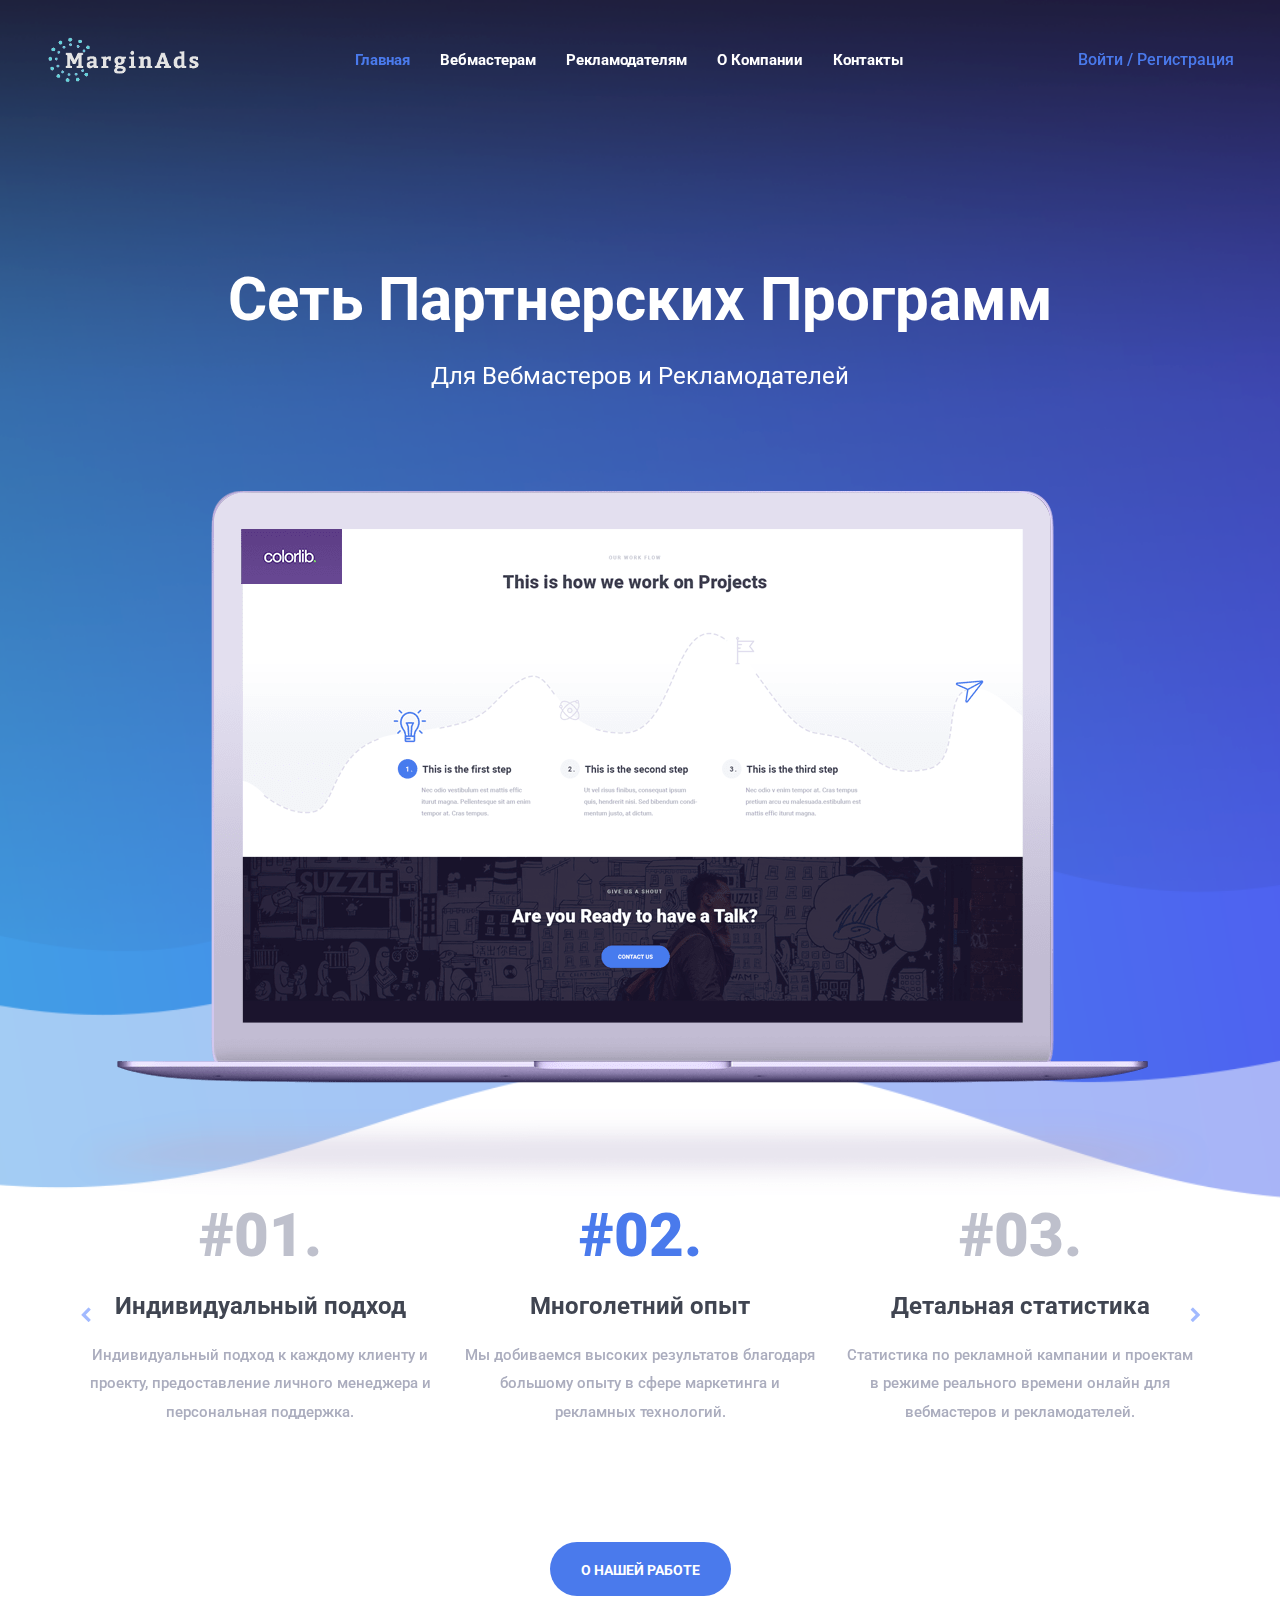
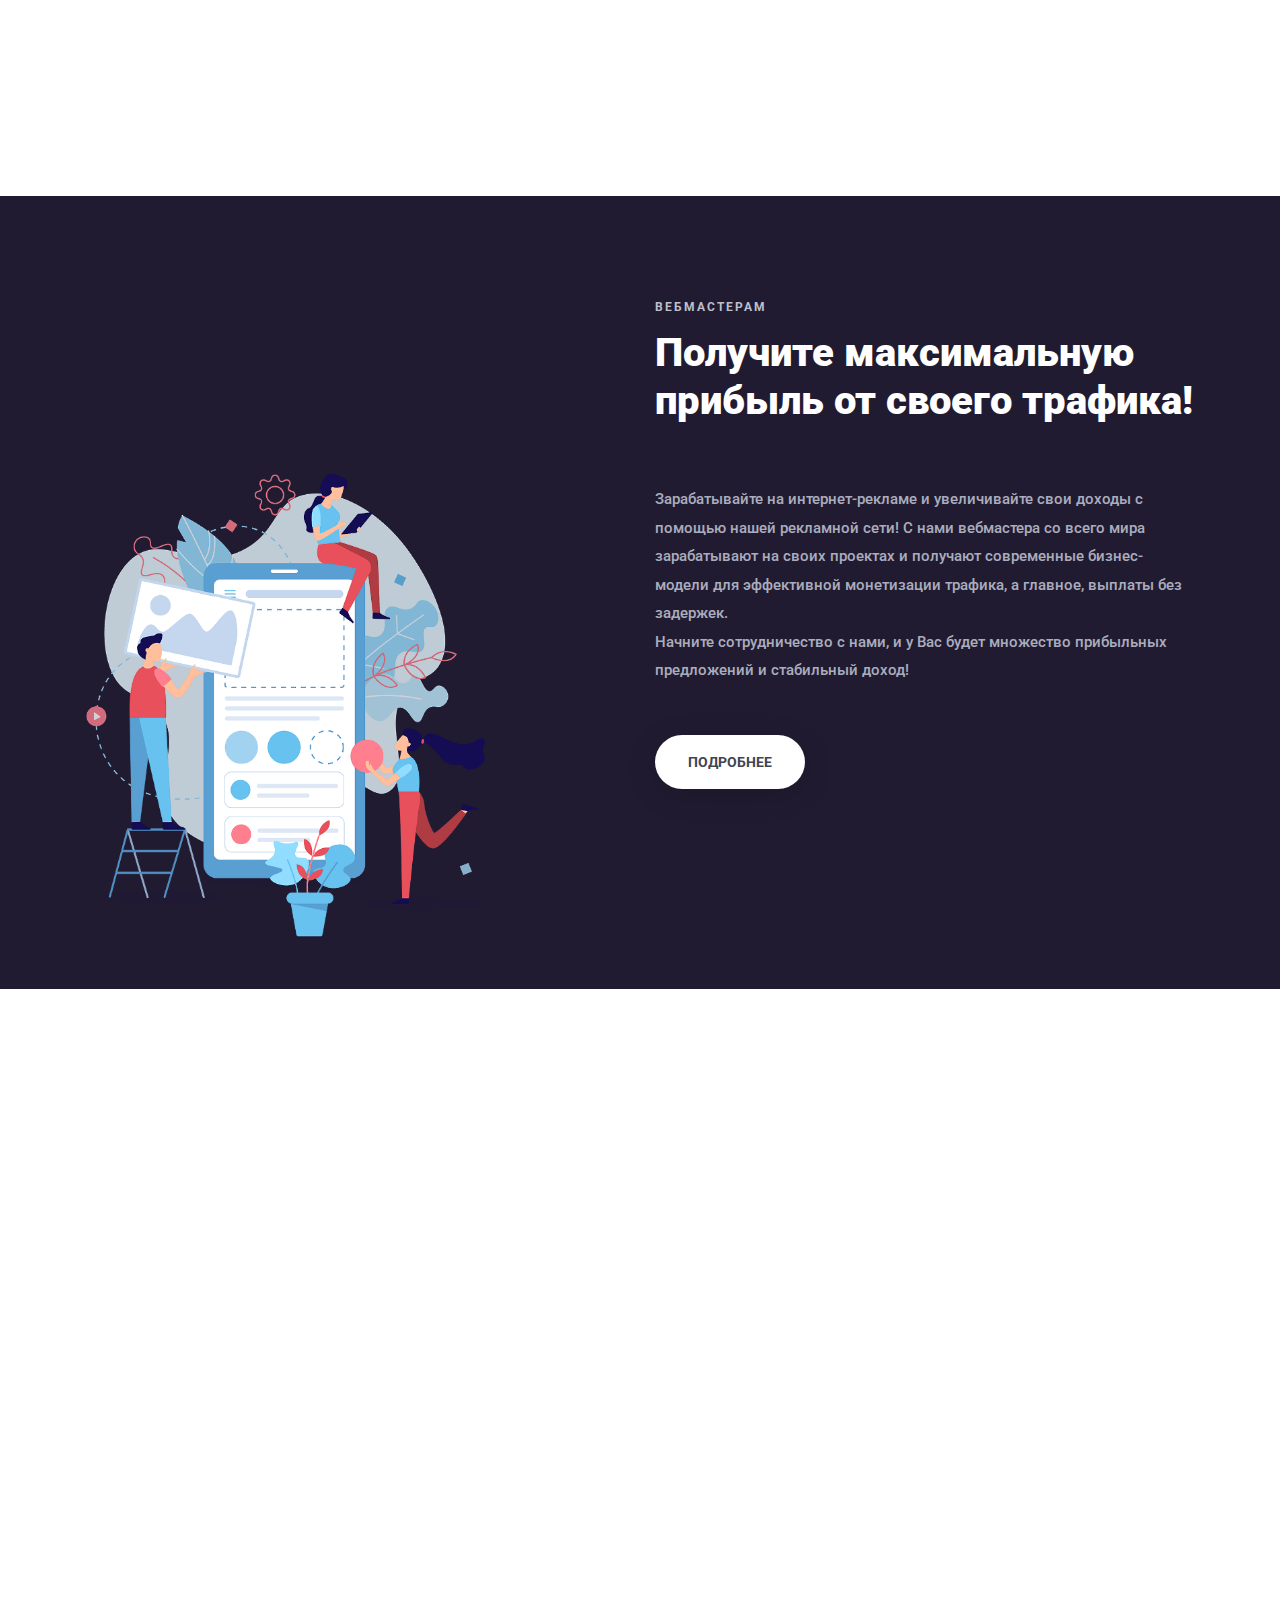
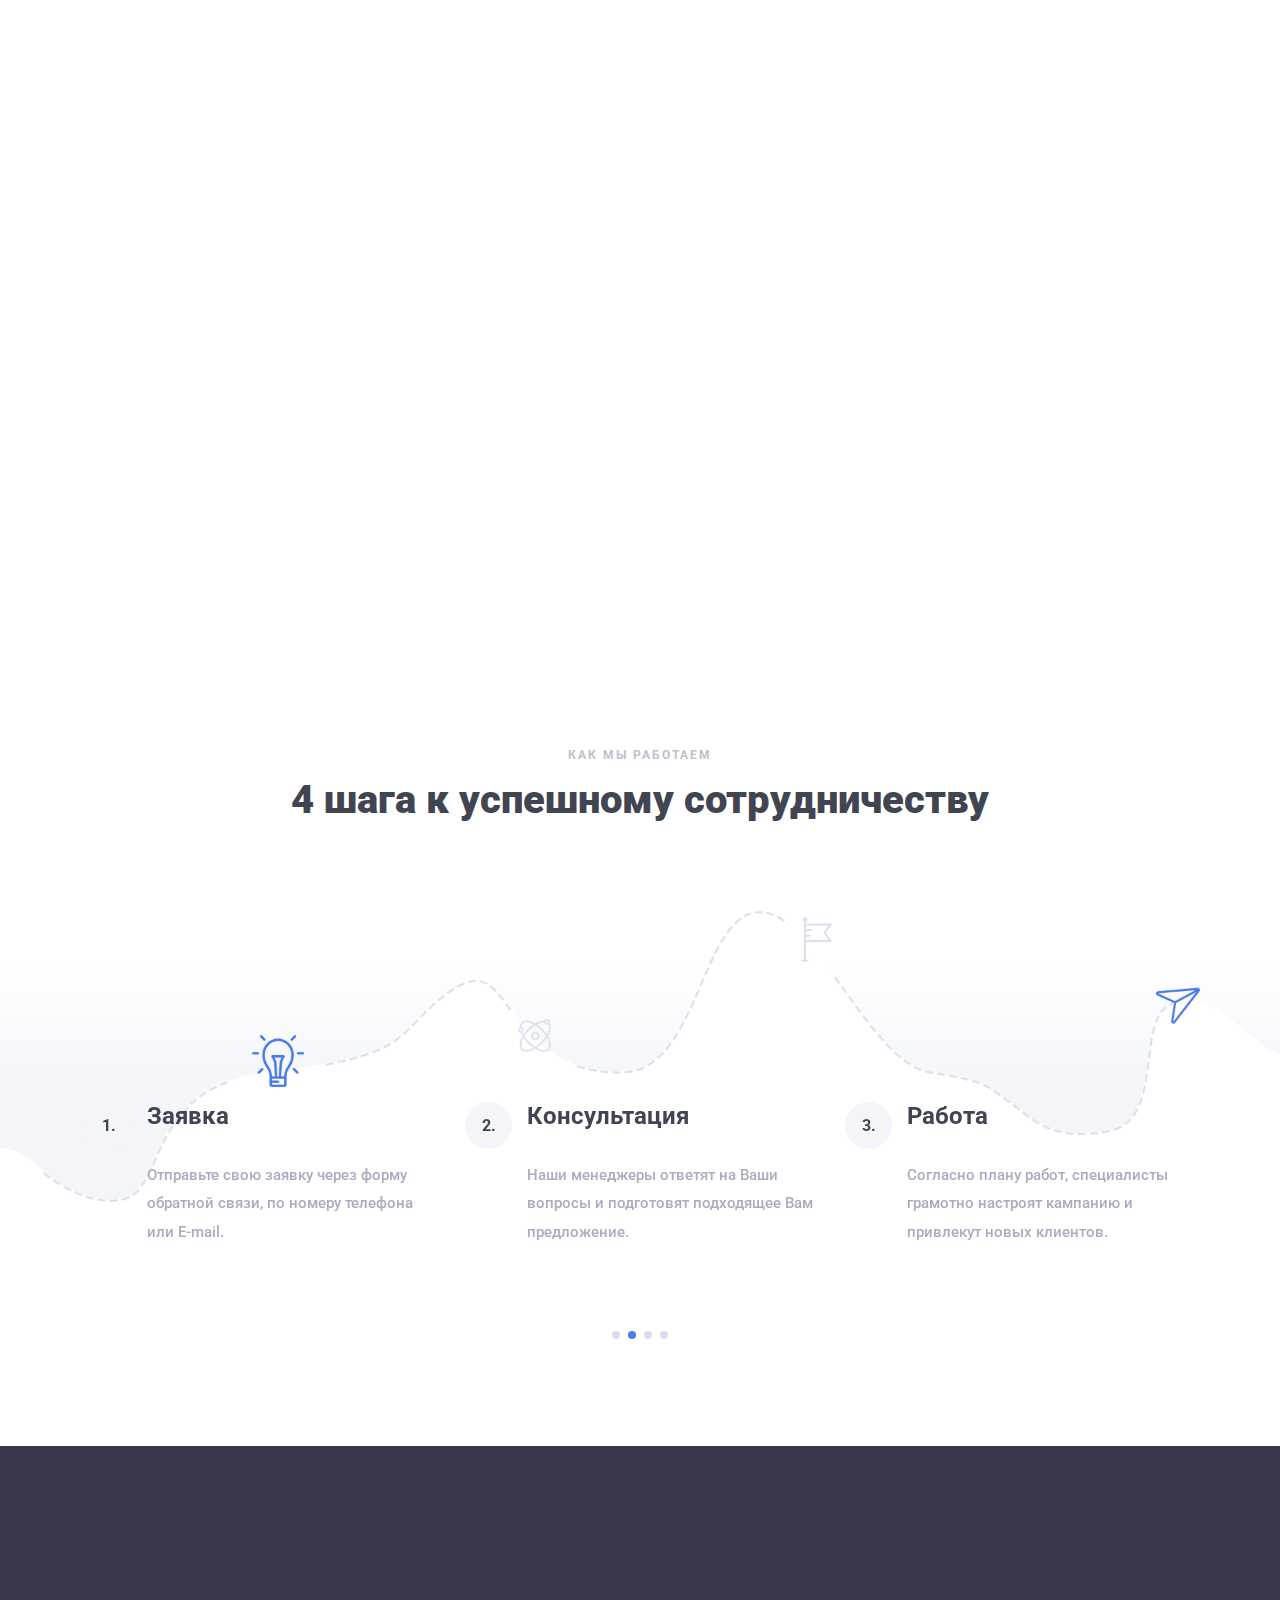
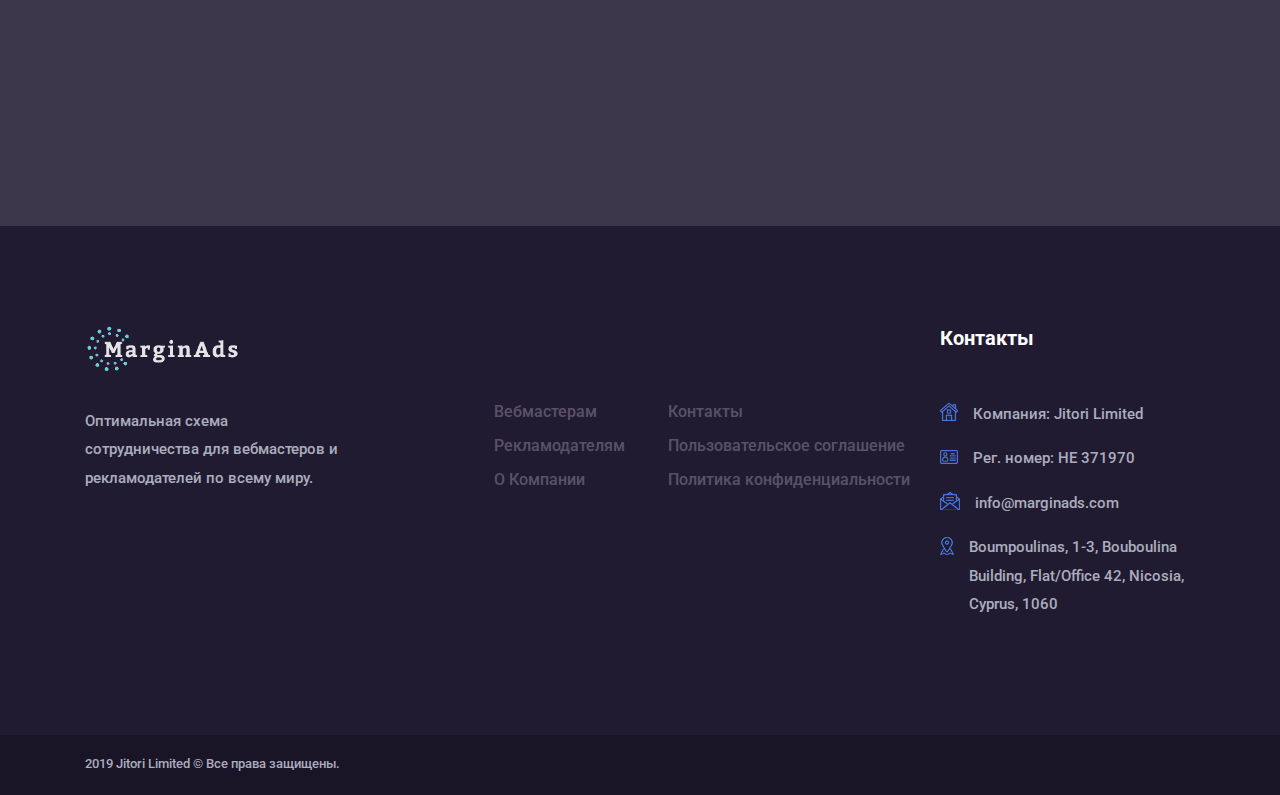
<file: index.html>
<!DOCTYPE html>
<html lang="en">

<head>
    <meta charset="UTF-8">
    <meta name="description" content="">
    <meta http-equiv="X-UA-Compatible" content="IE=edge">
    <meta name="viewport" content="width=device-width, initial-scale=1, shrink-to-fit=no">
    <title>MarginAds - Сеть партнерских программ | Главная</title>
    <meta name="description" content="MarginAds - Сеть партнерских программ для рекламодателей и вебмастеров. Оптимальные схемы сотрудничества PPA." />
    <link rel="icon" href="img/core-img/favicon.png">
    <link href="style.css" rel="stylesheet">
    <link href="css/responsive.css" rel="stylesheet">

</head>

<body>
    <div id="preloader">
        <div class="mosh-preloader"></div>
    </div>

    <header class="header_area clearfix">
        <div class="container-fluid h-100">
            <div class="row h-100">
                <div class="col-12 h-100">
                    <div class="menu_area h-100">
                        <nav class="navbar h-100 navbar-expand-lg align-items-center">
                            <a class="navbar-brand" href="index.html"><img src="img/core-img/logo.png" alt="logo"></a>
                            <button class="navbar-toggler" type="button" data-toggle="collapse" data-target="#mosh-navbar" aria-controls="mosh-navbar" aria-expanded="false" aria-label="Toggle navigation"><span class="navbar-toggler-icon"></span></button>

                            <div class="collapse navbar-collapse justify-content-end" id="mosh-navbar">
                                <ul class="navbar-nav animated" id="nav">
                                    <li class="nav-item active"><a class="nav-link" href="index.html">Главная</a></li>
                                    <li class="nav-item"><a class="nav-link" href="publishers.html">Вебмастерам</a></li>
                                    <li class="nav-item"><a class="nav-link" href="advertisers.html">Рекламодателям</a></li>
                                    <li class="nav-item"><a class="nav-link" href="about.html">О Компании</a></li>
                                    <li class="nav-item"><a class="nav-link" href="contact.html">Контакты</a></li>
                                </ul>
                          
                                <div class="search-button">
                                    <a href="#" id="search-btn"></a>
                                </div>
                                <div class="login-register-btn">

<!-- Добавить ссылку на кабинет -->

                                    <a href="#">Войти</a>                          
                                    <a href="#">/ Регистрация</a>
                                </div>
                            </div>
                        </nav>
                    </div>
                </div>
            </div>
        </div>
    </header>

    <section class="welcome_area clearfix" id="home" style="background-image: url(img/bg-img/welcome-bg.png)">
        <div class="hero-slides owl-carousel">
            <div class="single-hero-slide d-flex align-items-end justify-content-center">
                <div class="hero-slide-content text-center">
                    <h2>Сеть Партнерских Программ</h2>
                    <h4>Для Вебмастеров и Рекламодателей</h4>
                    <img class="slide-img" src="img/bg-img/device.png" alt="">
                </div>
            </div>
        </div>
    </section>

    <section class="mosh-service-area clearfix">
        <div class="container">
            <div class="row">
                <div class="col-12">
                    <div class="mosh-service-slides owl-carousel">
                        <div class="single-service-area text-center">
                            <h2>#01.</h2>
                            <h4>Индивидуальный подход</h4>
                            <p>Индивидуальный подход к каждому клиенту и проекту, предоставление личного менеджера и персональная поддержка.</p>
                        </div>
                        <div class="single-service-area text-center">
                            <h2>#02.</h2>
                            <h4>Многолетний опыт</h4>
                            <p>Мы добиваемся высоких результатов благодаря большому опыту в сфере маркетинга и рекламных технологий.</p>
                        </div>
                        <div class="single-service-area text-center">
                            <h2>#03.</h2>
                            <h4>Детальная статистика</h4>
                            <p>Статистика по рекламной кампании и проектам в режиме реального времени онлайн для вебмастеров и рекламодателей.</p>
                        </div>
                        <div class="single-service-area text-center">
                            <h2>#04.</h2>
                            <h4>Гарантии для партнеров</h4>
                            <p>Гарантированный результат рекламных кампаний для наших клиентов, поддержка и своевременные выплаты.</p>
                        </div>
                    </div>
                </div>
                <div class="col-12 text-center mt-100">
                    <a href="about.html" class="btn mosh-btn">О нашей работе</a>
                </div>
            </div>
        </div>
    </section>

    <div class="mosh-clients-area section_padding_100 clearfix"></div>

    <section class="mosh-features-area section_padding_100 clearfix">
        <div class="container">
            <div class="row justify-content-end">
                <div class="col-12 col-md-6">
                    <div class="section-heading">
                        <p>Вебмастерам</p>
                        <h2>Получите максимальную прибыль от своего трафика!</h2>
                    </div>
                    <div class="features-content">
                        <p>Зарабатывайте на интернет-рекламе и увеличивайте свои доходы с помощью нашей рекламной сети! С нами вебмастера со всего мира зарабатывают на своих проектах и получают современные бизнес-модели для эффективной монетизации трафика, а главное, выплаты без задержек.<br>Начните сотрудничество с нами, и у Вас будет множество прибыльных предложений и стабильный доход!</p>
                        <div class="features-progress-bar mt-50">
                            <div class="ceo-meta-data d-flex align-items-center mt-50">
                                <div class="mosh-buttons-area mb-100">
                                    <a href="publishers.html" class="btn mosh-btn mosh-btn-3">Подробнее</a>
                                </div>
                            </div>
                        </div>
                    </div>
                </div>
            </div>
        </div>
        <div class="features-img">
            <img src="img/bg-img/webmasters.png" alt="">
        </div>
    </section>

    <section class="mosh-more-services-area d-sm-flex clearfix">
        <div class="single-more-service-area">
            <div class="more-service-content text-center wow fadeInUp" data-wow-delay=".1s">
                <img src="img/core-img/01.png" alt="">
                <h4>Глобальный Охват</h4>
                <p>Мы работаем по всему миру, и рекламные материалы могут быть адаптированы под географию любого пользователя.</p>
            </div>
        </div>
        <div class="single-more-service-area">
            <div class="more-service-content text-center wow fadeInUp" data-wow-delay=".4s">
                <img src="img/core-img/02.png" alt="">
                <h4>Профессиональная Команда</h4>
                <p>С Вашими проектами будут работать только профессионалы с большим опытом в рекламе и маркетинге.</p>
            </div>
        </div>
        <div class="single-more-service-area">
            <div class="more-service-content text-center wow fadeInUp" data-wow-delay=".7s">
                <img src="img/core-img/03.png" alt="">
                <h4>Качественный Сервис</h4>
                <p>В своей работе мы используем только современные технологии, гарантируем выкуп и помощь в работе.</p>
            </div>
        </div>
        <div class="single-more-service-area">
            <div class="more-service-content text-center wow fadeInUp" data-wow-delay="1s">
                <img src="img/core-img/04.png" alt="">
                <h4>Полная Отчетность</h4>
                <p>Предоставляем полную отчетность о проделанной работе и эффективности рекламной кампании.</p>
            </div>
        </div>
    </section>

    <section class="few-words-from-ceo d-md-flex">
        <div class="few-words-contents d-flex align-items-center justify-content-center wow fadeInLeftBig" data-wow-delay="0.1s">
            <div class="container-fluid">
                <div class="row justify-content-center">
                    <div class="col-12 col-md-11 col-lg-9 col-xl-7">
                        <div class="few-words-text">
                            <div class="section-heading">
                                <p>Рекламодателям</p>
                                <h2>Привлекайте новых клиентов и увеличивайте продажи!</h2>
                            </div>
                            <p>Продвигайте свои товары и услуги эффективно с помощью MarginAds! Мы гарантируем большое количество показов на самых популярных интернет-сервисах, эффективные форматы рекламы для любой аудитории, а также персональную поддержку по всем вопросам. <br>С нами Вы поднимите свой бизнес и мгновенно повысите объем продаж!</p>
                            <div class="ceo-meta-data d-flex align-items-center mt-50">
                                <div class="mosh-buttons-area mb-100">
                                    <a href="advertisers.html" class="btn mosh-btn mosh-btn-3">Подробнее</a>
                                </div>
                            </div>
                        </div>
                    </div>
                </div>
            </div>
        </div>
        <div class="few-words-thumb bg-img wow fadeInRightBig" data-wow-delay="1.1s" style="background-image: url(img/bg-img/cta-2.jpg);"></div>
    </section>

    <section class="mosh-workflow-area section_padding_100_0 clearfix">
        <div class="container">
            <div class="row">
                <div class="col-12">
                    <div class="section-heading text-center mb-0">
                        <p>Как мы работаем</p>
                        <h2>4 шага к успешному сотрудничеству</h2>
                    </div>
                </div>
            </div>
        </div>

        <div class="workflow-img">
            <img src="img/core-img/work-progress.png" alt="">
        </div>

        <div class="workflow-slides-area">
            <div class="container">
                <div class="row">
                    <div class="col-12">
                        <div class="mosh-workflow-slides owl-carousel">
                            <div class="single-workflow-area d-flex">
                                <h2>1.</h2>
                                <div class="workflow-content ml-15">
                                    <h4>Заявка</h4>
                                    <p>Отправьте свою заявку через форму обратной связи, по номеру телефона или E-mail.</p>
                                </div>
                            </div>
                            <div class="single-workflow-area d-flex">
                                <h2>2.</h2>
                                <div class="workflow-content ml-15">
                                    <h4>Консультация</h4>
                                    <p>Наши менеджеры ответят на Ваши вопросы и подготовят подходящее Вам предложение.</p>
                                </div>
                            </div>
                            <div class="single-workflow-area d-flex">
                                <h2>3.</h2>
                                <div class="workflow-content ml-15">
                                    <h4>Работа</h4>
                                    <p>Согласно плану работ, специалисты грамотно настроят кампанию и привлекут новых клиентов.</p>
                                </div>
                            </div>
                            <div class="single-workflow-area d-flex">
                                <h2>4.</h2>
                                <div class="workflow-content ml-15">
                                    <h4>Результат</h4>
                                    <p>Вы получите гарантированный результат, много новых клиентов и прибыльный бизнес.</p>
                                </div>
                            </div>
                        </div>
                    </div>
                </div>
            </div>
        </div>
    </section>

    <section class="mosh-call-to-action-area bg-img bg-overlay section_padding_100" style="background-image: url(img/bg-img/cta.jpg);">
        <div class="container">
            <div class="row">
                <div class="col-12">
                    <div class="cta-content text-center wow fadeIn" data-wow-delay="0.5s">
                        <div class="section-heading">
                            <p>Нужна помощь?</p>
                            <h2>Мы всегда готовы ответить на Ваши вопросы!</h2>
                            <a href="contact.html" class="btn mosh-btn">Напишите нам</a>
                        </div>
                    </div>
                </div>
            </div>
        </div>
    </section>

    <footer class="footer-area clearfix">
        <div class="top-footer-area section_padding_100_0">
            <div class="container">
                <div class="row">
                    <div class="col-12 col-sm-6 col-lg-3">
                        <div class="single-footer-widget mb-100">
                            <a class="mb-35 d-block"><img src="img/core-img/logo.png" alt=""></a>
                            <p>Оптимальная схема сотрудничества для вебмастеров и рекламодателей по всему миру.</p>
                        </div>
                    </div>
                    <div class="col-12 col-sm-6 col-lg-3">
                        <div class="single-footer-widget mb-100 fl-right">
                            <h5><span class="no">Меню</span></h5>
                            <ul>
                                <li><a href="publishers.html">Вебмастерам</a></li>
                                <li><a href="advertisers.html">Рекламодателям</a></li>
                                <li><a href="about.html">О Компании</a></li>
                            </ul>
                        </div>
                    </div>

                    <div class="col-12 col-sm-6 col-lg-3">
                        <div class="single-footer-widget mb-100 fl-right">
                            <h5><span class="no">Меню</span></h5>
                            <ul>
                                <li><a href="contact.html">Контакты</a></li>
                                <li><a href="agreement.html">Пользовательское соглашение</a></li>
                                <li><a href="privacy.html">Политика конфиденциальности</a></li>
                                
                            </ul>
                        </div>
                    </div>
                    
                    <div class="col-12 col-sm-6 col-lg-3">
                        <div class="single-footer-widget mb-100">
                            <h5>Контакты</h5>
                            <div class="footer-single-contact-info d-flex">
                                <div class="contact-icon">
                                    <img src="img/core-img/24.png" alt="">
                                </div>
                                <p>Компания: Jitori Limited</p>
                            </div>
                            <div class="footer-single-contact-info d-flex">
                                <div class="contact-icon">
                                    <img src="img/core-img/25.png" alt="">
                                </div>
                                <p>Рег. номер: HE 371970</p>
                            </div>
                             <div class="footer-single-contact-info d-flex">
                                <div class="contact-icon">
                                    <img src="img/core-img/27.png" alt="">
                                </div>
                                <p><a href="mailto:info@marginads.com" class="contact-data">info@marginads.com</a></p>
                            </div>
                            <div class="footer-single-contact-info d-flex">
                                <div class="contact-icon">
                                    <img src="img/core-img/28.png" alt="">
                                </div>
                                <p>Boumpoulinas, 1-3, Bouboulina <br>Building, Flat/Office 42, Nicosia, <br>Cyprus, 1060</p>
                            </div>
                        </div>
                    </div>
                </div>
            </div>
        </div>

        <div class="footer-bottom-area">
            <div class="container h-100">
                <div class="row h-100">
                    <div class="col-12 h-100">
                        <div class="footer-bottom-content h-100 d-md-flex justify-content-between align-items-center ">
                            <div class="copyright-text">
                                <p>2019 Jitori Limited &copy; Все права защищены.</p>
                            </div>
                        </div>
                    </div>
                </div>
            </div>
        </div>
    </footer>

    <script src="js/jquery-2.2.4.min.js"></script>
    <script src="js/popper.min.js"></script>
    <script src="js/bootstrap.min.js"></script>
    <script src="js/plugins.js"></script>
    <script src="js/active.js"></script>
</body>

</html>
</file>
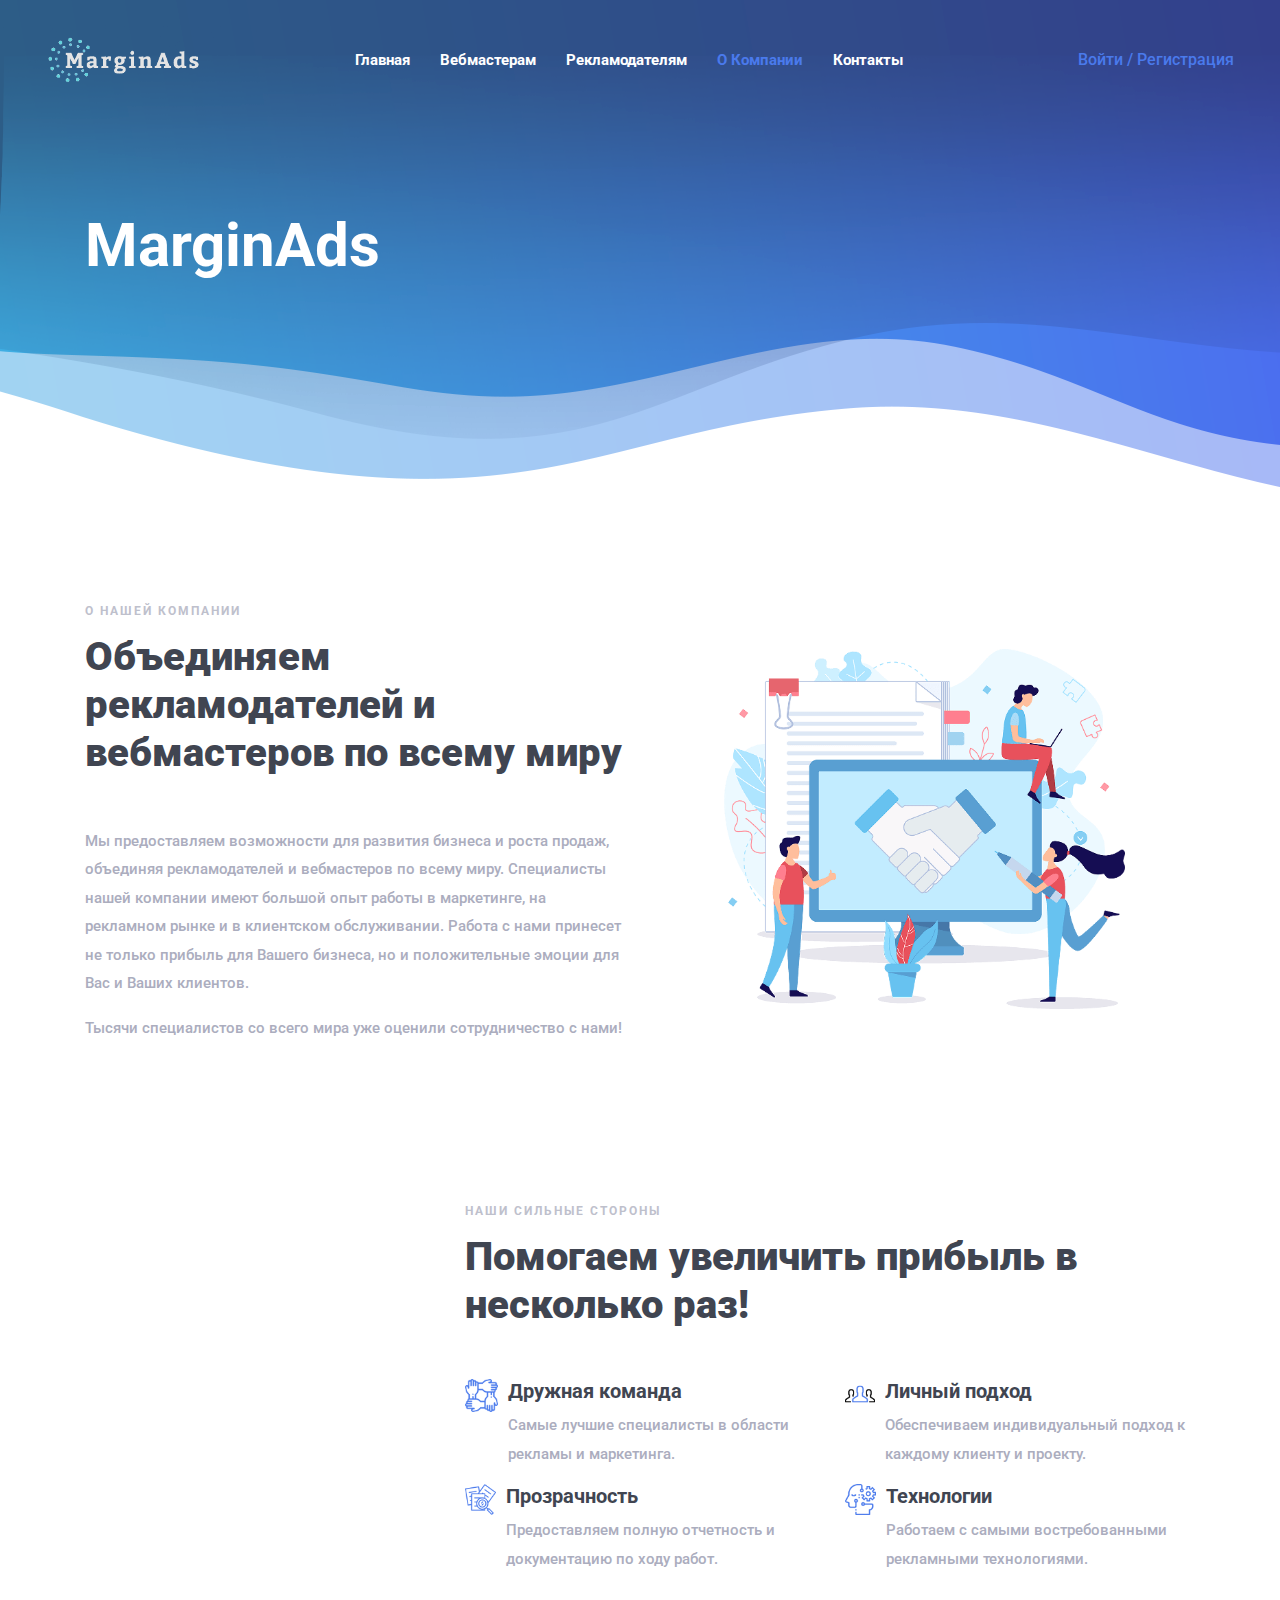
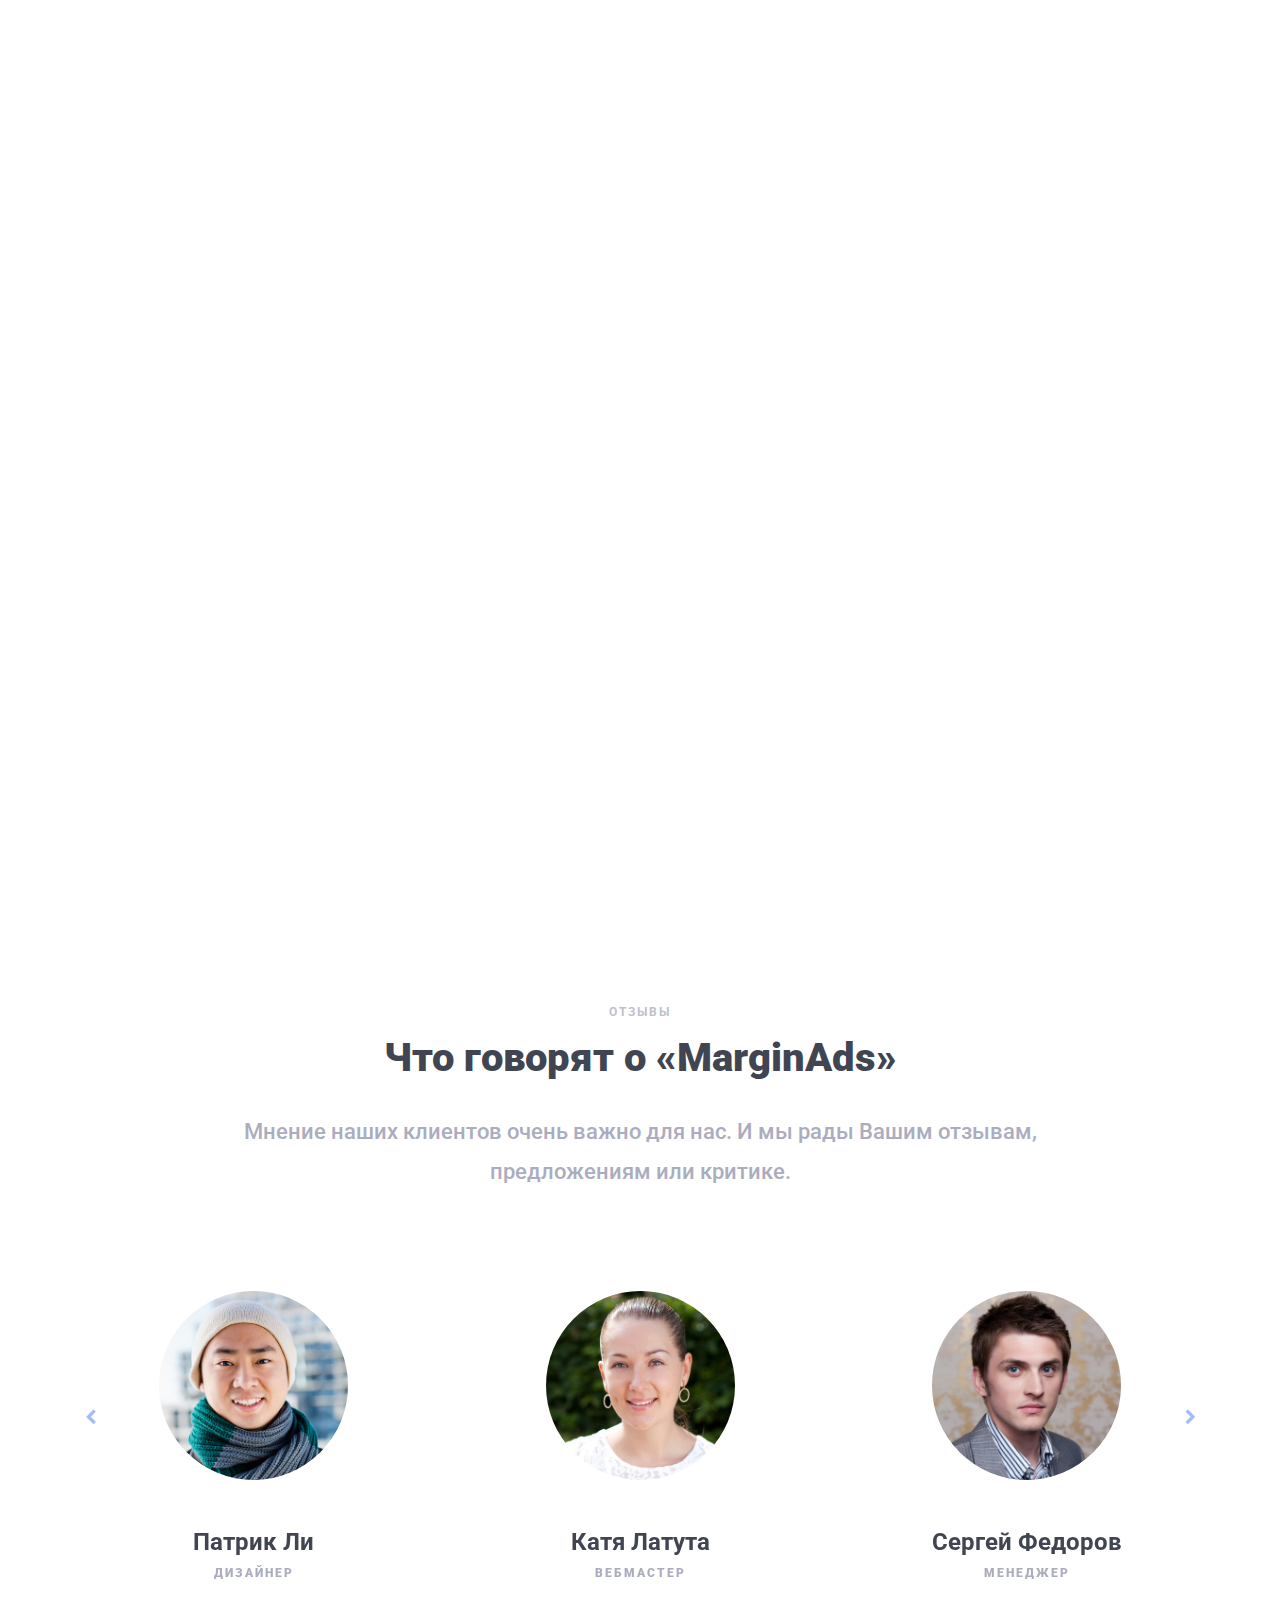
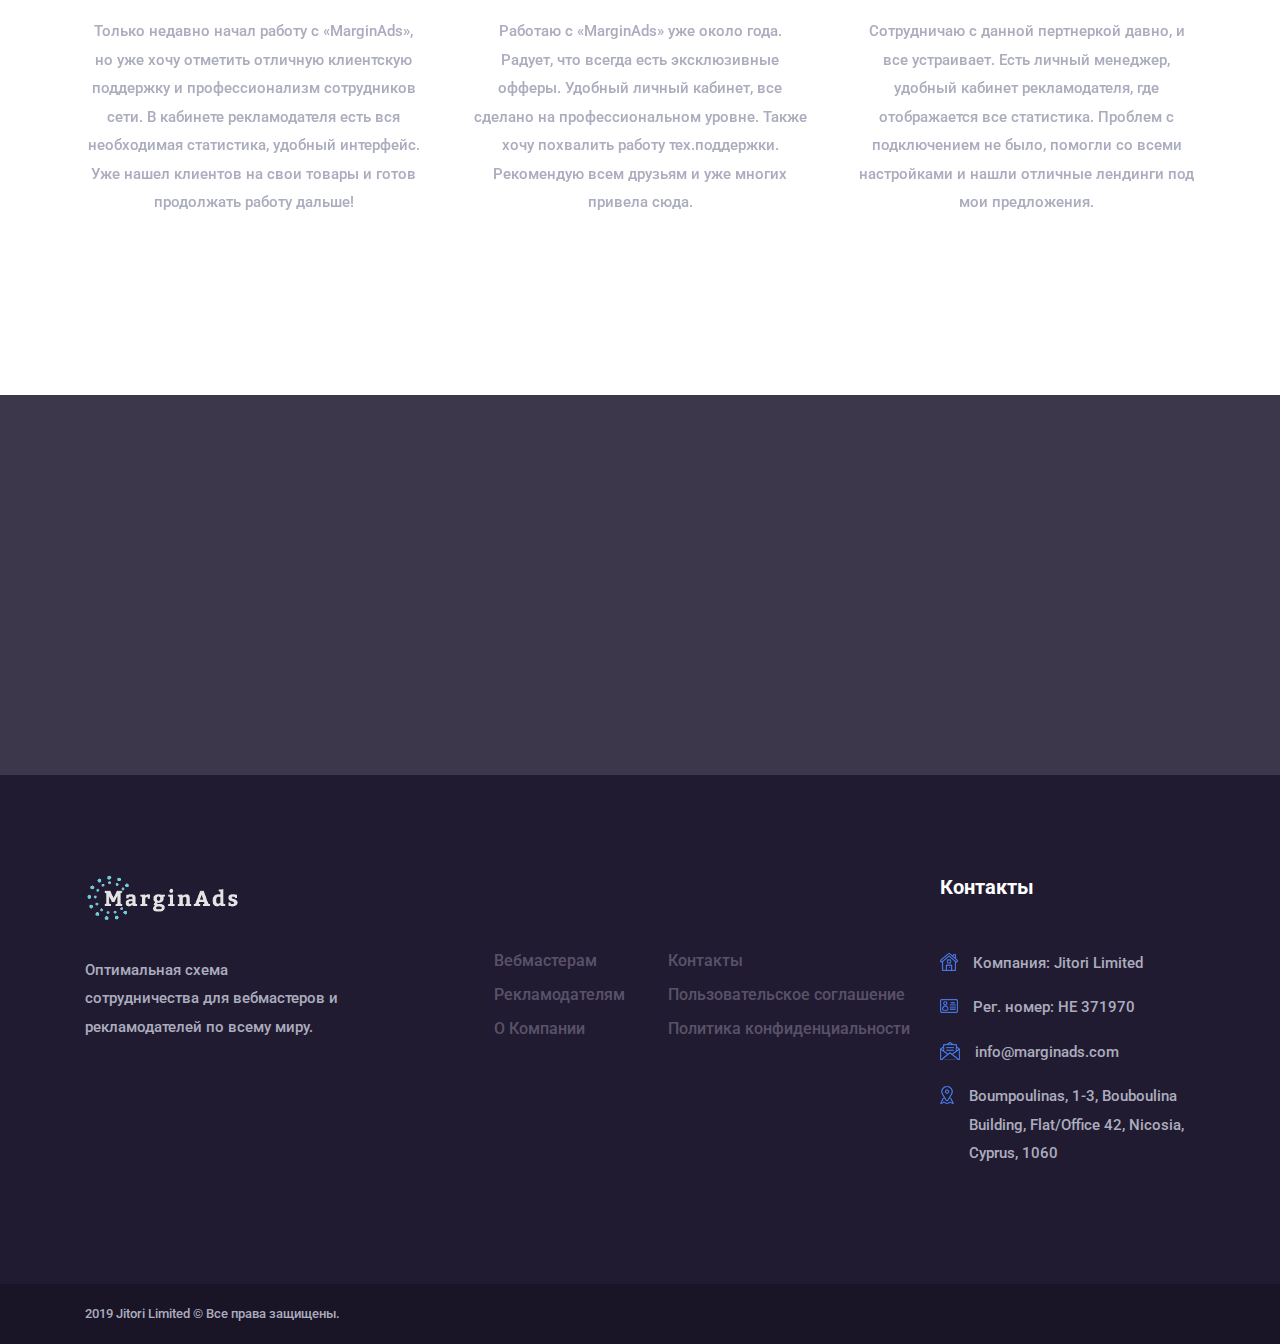
<file: about.html>
<!DOCTYPE html>
<html lang="en">

<head>
    <meta charset="UTF-8">
    <meta name="description" content="">
    <meta http-equiv="X-UA-Compatible" content="IE=edge">
    <meta name="viewport" content="width=device-width, initial-scale=1, shrink-to-fit=no">
    <title>MarginAds | О нас</title>
    <meta name="description" content="Мы предоставляем возможности для развития бизнеса и роста продаж, объединяя рекламодателей и вебмастеров по всему миру." />
    <link rel="icon" href="img/core-img/favicon.png">
    <link href="style.css" rel="stylesheet">
    <link href="css/responsive.css" rel="stylesheet">
</head>

<body>
    <div id="preloader">
        <div class="mosh-preloader"></div>
    </div>
    <header class="header_area">
        <div class="container-fluid h-100">
            <div class="row h-100">
                <div class="col-12 h-100">
                    <div class="menu_area h-100">
                        <nav class="navbar h-100 navbar-expand-lg align-items-center">
                            <a class="navbar-brand" href="index.html"><img src="img/core-img/logo.png" alt="logo"></a>
                            <button class="navbar-toggler" type="button" data-toggle="collapse" data-target="#mosh-navbar" aria-controls="mosh-navbar" aria-expanded="false" aria-label="Toggle navigation"><span class="navbar-toggler-icon"></span></button>

                            <div class="collapse navbar-collapse justify-content-end" id="mosh-navbar">
                                <ul class="navbar-nav animated" id="nav">
                                    <li class="nav-item"><a class="nav-link" href="index.html">Главная</a></li>
                                    <li class="nav-item"><a class="nav-link" href="publishers.html">Вебмастерам</a></li>
                                    <li class="nav-item"><a class="nav-link" href="advertisers.html">Рекламодателям</a></li>
                                    <li class="nav-item active"><a class="nav-link" href="about.html">О Компании</a></li>
                                    <li class="nav-item"><a class="nav-link" href="contact.html">Контакты</a></li>
                                </ul>

                                <div class="search-button">
                                    <a href="#" id="search-btn"></a>
                                </div>
                                <div class="login-register-btn">

<!-- Добавить ссылки на кабинет -->

                                    <a href="#">Войти</a>
                                    <a href="#">/ Регистрация</a>
                                </div>
                            </div>
                        </nav>
                    </div>
                </div>
            </div>
        </div>
    </header>

    <div class="mosh-breadcumb-area" style="background-image: url(img/core-img/breadcumb.png);">
        <div class="container h-100">
            <div class="row h-100 align-items-center">
                <div class="col-12">
                    <div class="bradcumbContent">
                        <h2>MarginAds</h2>  
                    </div>
                </div>
            </div>
        </div>
    </div>

    <section class="mosh-aboutUs-area section_padding_100_0">
        <div class="container">
            <div class="row align-items-center">
                <div class="col-12 col-md-6">
                    <div class="mosh-about-us-content">
                        <div class="section-heading">
                            <p>О нашей компании</p>
                            <h2>Объединяем рекламодателей и вебмастеров по всему миру</h2>
                        </div>
                        <p>Мы предоставляем возможности для развития бизнеса и роста продаж, объединяя рекламодателей и вебмастеров по всему миру. Специалисты нашей компании имеют большой опыт работы в маркетинге, на рекламном рынке и в клиентском обслуживании. Работа с нами принесет не только прибыль для Вашего бизнеса, но и положительные эмоции для Вас и Ваших клиентов.</p>
                        <p>Тысячи специалистов со всего мира уже оценили сотрудничество с нами!</p>
                    </div>
                </div>
                <div class="col-12 col-md-6">
                    <div class="mosh-about-us-thumb wow fadeInUp" data-wow-delay="0.5s">
                        <img src="img/bg-img/about1.png" alt="">
                    </div>
                </div>
            </div>
        </div>
    </section>

    <section class="mosh-about-features-area section_padding_100">
        <div class="container">
            <div class="row align-items-center">

                <div class="col-12 col-md-4">
                    <div class="mosh-features-thumb wow fadeIn" data-wow-delay="0.5s">
                        <img src="img/bg-img/about2.png" alt="">
                    </div>
                </div>

                <div class="col-12 col-md-8">
                    <div class="mosh-about-us-content">
                        <div class="section-heading">
                            <p>Наши сильные стороны</p>
                            <h2>Помогаем увеличить прибыль в несколько раз!</h2>
                        </div>
                        <div class="row">
                            <div class="col-12 col-sm-6">
                                <div class="single-feature-area d-flex">
                                    <div class="feature-icon mr-10">
                                        <img src="img/core-img/20.png" alt="">
                                    </div>
                                    <div class="feature-content">
                                        <h5>Дружная команда</h5>
                                        <p>Самые лучшие специалисты в области рекламы и маркетинга.</p>
                                    </div>
                                </div>
                            </div>
                            <div class="col-12 col-sm-6">
                                <div class="single-feature-area d-flex">
                                    <div class="feature-icon mr-10">
                                        <img src="img/core-img/21.png" alt="">
                                    </div>
                                    <div class="feature-content">
                                        <h5>Личный подход</h5>
                                        <p>Обеспечиваем индивидуальный подход к каждому клиенту и проекту.</p>
                                    </div>
                                </div>
                            </div>
                            <div class="col-12 col-sm-6">
                                <div class="single-feature-area d-flex">
                                    <div class="feature-icon mr-10">
                                        <img src="img/core-img/22.png" alt="">
                                    </div>
                                    <div class="feature-content">
                                        <h5>Прозрачность</h5>
                                        <p>Предоставляем полную отчетность и документацию по ходу работ.</p>
                                    </div>
                                </div>
                            </div>
                            <div class="col-12 col-sm-6">
                                <div class="single-feature-area d-flex">
                                    <div class="feature-icon mr-10">
                                        <img src="img/core-img/23.png" alt="">
                                    </div>
                                    <div class="feature-content">
                                        <h5>Технологии</h5>
                                        <p>Работаем с самыми востребованными рекламными технологиями.</p>
                                    </div>
                                </div>
                            </div>
                        </div>
                    </div>
                </div>
            </div>
        </div>
    </section>

    <section class="few-words-from-ceo d-md-flex">
        <div class="few-words-contents d-flex align-items-center justify-content-center wow fadeInLeftBig" data-wow-delay="0.1s">
            <div class="container-fluid">
                <div class="row justify-content-center">
                    <div class="col-12 col-md-11 col-lg-9 col-xl-7">
                        <div class="few-words-text">
                            <div class="section-heading">
                                <p>Сотрудничество</p>
                                <h2>Новые возможности для развития бизнеса</h2>
                            </div>
                            <p>Для более эффективной работы, мы предлагаем множество разных форматов интернет-рекламы, баннеров, каналов связи и решений для мобильных и десктопных платформ. Работая с нами как рекламодатель, Вы получаете множество новых клиентов и платите только за реальный результат. Для вебмастеров мы гарантируем стабильные выплаты по графику или по запросу, и самые выгодные решения по конвертации трафика.</p>
                            <div class="ceo-meta-data d-flex align-items-center mt-50">
                                <div class="mosh-buttons-area mb-100">
                                    <a href="publishers.html" class="btn mosh-btn mosh-btn-3 mr50">Для вебмастеров</a> <a href="advertisers.html" class="btn mosh-btn mosh-btn-3">Рекламодателям</a>
                                </div>
                            </div>
                        </div>
                    </div>
                </div>
            </div>
        </div>
        <div class="few-words-thumb bg-img wow fadeInRightBig" data-wow-delay="1.1s" style="background-image: url(img/bg-img/about3.jpg);"></div>
    </section>

    <section class="mosh-team-area section_padding_100">
        <div class="container">
            <div class="row justify-content-center">
                <div class="col-12 col-md-10">
                    <div class="section-heading text-center">
                        <p>Отзывы</p>
                        <h2>Что говорят о «MarginAds»</h2>
                        <h5 class="mt-30">Мнение наших клиентов очень важно для нас. И мы рады Вашим отзывам, предложениям или критике.</h5>
                    </div>
                </div>
            </div>

            <div class="row">
                <div class="col-12">
                    <div class="mosh-team-slides owl-carousel">
                        <div class="single-team-slide text-center">
                            <div class="team-thumbnail">
                                <img src="img/bg-img/client02.jpg" alt="">
                            </div>
                            <div class="team-meta-info">
                                <h4>Катя Латута</h4>
                                <span>Вебмастер</span>
                                <p>Работаю с «MarginAds» уже около года. Радует, что всегда есть эксклюзивные офферы. Удобный личный кабинет, все сделано на профессиональном уровне. Также хочу похвалить работу тех.поддержки. Рекомендую всем друзьям и уже многих привела сюда.</p>
                            </div>
                        </div>
                        <div class="single-team-slide text-center">
                            <div class="team-thumbnail">
                                <img src="img/bg-img/client06.jpg" alt="">
                            </div>
                            <div class="team-meta-info">
                                <h4>Сергей Федоров</h4>
                                <span>Менеджер</span>
                                <p>Сотрудничаю с данной пертнеркой давно, и все устраивает. Есть личный менеджер, удобный кабинет рекламодателя, где отображается все статистика. Проблем с подключением не было, помогли со всеми настройками и нашли отличные лендинги под мои предложения.</p>
                            </div>
                        </div>
                        <div class="single-team-slide text-center">
                            <div class="team-thumbnail">
                                <img src="img/bg-img/client04.jpg" alt="">
                            </div>
                            <div class="team-meta-info">
                                <h4>Маркус Сейферт</h4>
                                <span>Вебмастер</span>
                                <p>Работаю с «MarginAds» достаточно давно, практически с самого начала карьеры и уже довольно хорошо знаком с создателями сети. Ребята легкие в общении, всегда готовы помочь и дать совет. Есть действительно хорошие офферы. С выплатами один раз была задержка, но это не критично. В целом все нравится!</p>
                            </div>
                        </div>
                        <div class="single-team-slide text-center">
                            <div class="team-thumbnail">
                                <img src="img/bg-img/client08.jpg" alt="">
                            </div>
                            <div class="team-meta-info">
                                <h4>Патрик Ли</h4>
                                <span>Дизайнер</span>
                                <p>Только недавно начал работу с «MarginAds», но уже хочу отметить отличную клиентскую поддержку и профессионализм сотрудников сети. В кабинете рекламодателя есть вся необходимая статистика, удобный интерфейс. Уже нашел клиентов на свои товары и готов продолжать работу дальше!</p>
                            </div>
                        </div>
                    </div>
                </div>
            </div>
        </div>
    </section>

    <section class="mosh-call-to-action-area bg-img bg-overlay section_padding_100" style="background-image: url(img/bg-img/cta.jpg);">
        <div class="container">
            <div class="row">
                <div class="col-12">
                    <div class="cta-content text-center wow fadeIn" data-wow-delay="0.5s">
                        <div class="section-heading">
                            <p>Нужна помощь?</p>
                            <h2>Мы всегда готовы ответить на Ваши вопросы!</h2>
                            <a href="contact.html" class="btn mosh-btn">Напишите нам</a>
                        </div>
                    </div>
                </div>
            </div>
        </div>
    </section>

    <footer class="footer-area clearfix">
        <div class="top-footer-area section_padding_100_0">
            <div class="container">
                <div class="row">
                    <div class="col-12 col-sm-6 col-lg-3">
                        <div class="single-footer-widget mb-100">
                            <a class="mb-35 d-block"><img src="img/core-img/logo.png" alt=""></a>
                            <p>Оптимальная схема сотрудничества для вебмастеров и рекламодателей по всему миру.</p>
                        </div>
                    </div>
                    <div class="col-12 col-sm-6 col-lg-3">
                        <div class="single-footer-widget mb-100 fl-right">
                            <h5><span class="no">Меню</span></h5>
                            <ul>
                                <li><a href="publishers.html">Вебмастерам</a></li>
                                <li><a href="advertisers.html">Рекламодателям</a></li>
                                <li><a href="about.html">О Компании</a></li>
                            </ul>
                        </div>
                    </div>

                    <div class="col-12 col-sm-6 col-lg-3">
                        <div class="single-footer-widget mb-100 fl-right">
                            <h5><span class="no">Меню</span></h5>
                            <ul>
                                <li><a href="contact.html">Контакты</a></li>
                                <li><a href="agreement.html">Пользовательское соглашение</a></li>
                                <li><a href="privacy.html">Политика конфиденциальности</a></li> 
                            </ul>
                        </div>
                    </div>
                    
                    <div class="col-12 col-sm-6 col-lg-3">
                        <div class="single-footer-widget mb-100">
                            <h5>Контакты</h5>
                            <div class="footer-single-contact-info d-flex">
                                <div class="contact-icon">
                                    <img src="img/core-img/24.png" alt="">
                                </div>
                                <p>Компания: Jitori Limited</p>
                            </div>
                            <div class="footer-single-contact-info d-flex">
                                <div class="contact-icon">
                                    <img src="img/core-img/25.png" alt="">
                                </div>
                                <p>Рег. номер: HE 371970</p>
                            </div>
                             <div class="footer-single-contact-info d-flex">
                                <div class="contact-icon">
                                    <img src="img/core-img/27.png" alt="">
                                </div>
                                <p><a href="mailto:info@marginads.com" class="contact-data">info@marginads.com</a></p>
                            </div>
                            <div class="footer-single-contact-info d-flex">
                                <div class="contact-icon">
                                    <img src="img/core-img/28.png" alt="">
                                </div>
                                <p>Boumpoulinas, 1-3, Bouboulina <br>Building, Flat/Office 42, Nicosia, <br>Cyprus, 1060</p>
                            </div>
                        </div>
                    </div>
                </div>
            </div>
        </div>
        <div class="footer-bottom-area">
            <div class="container h-100">
                <div class="row h-100">
                    <div class="col-12 h-100">
                        <div class="footer-bottom-content h-100 d-md-flex justify-content-between align-items-center ">
                            <div class="copyright-text">
                                <p>2019 Jitori Limited &copy; Все права защищены.</p>
                            </div>
                        </div>
                    </div>
                </div>
            </div>
        </div>
    </footer>

    <script src="js/jquery-2.2.4.min.js"></script>
    <script src="js/popper.min.js"></script>
    <script src="js/bootstrap.min.js"></script>
    <script src="js/plugins.js"></script>
    <script src="js/active.js"></script>
</body>

</html>
</file>
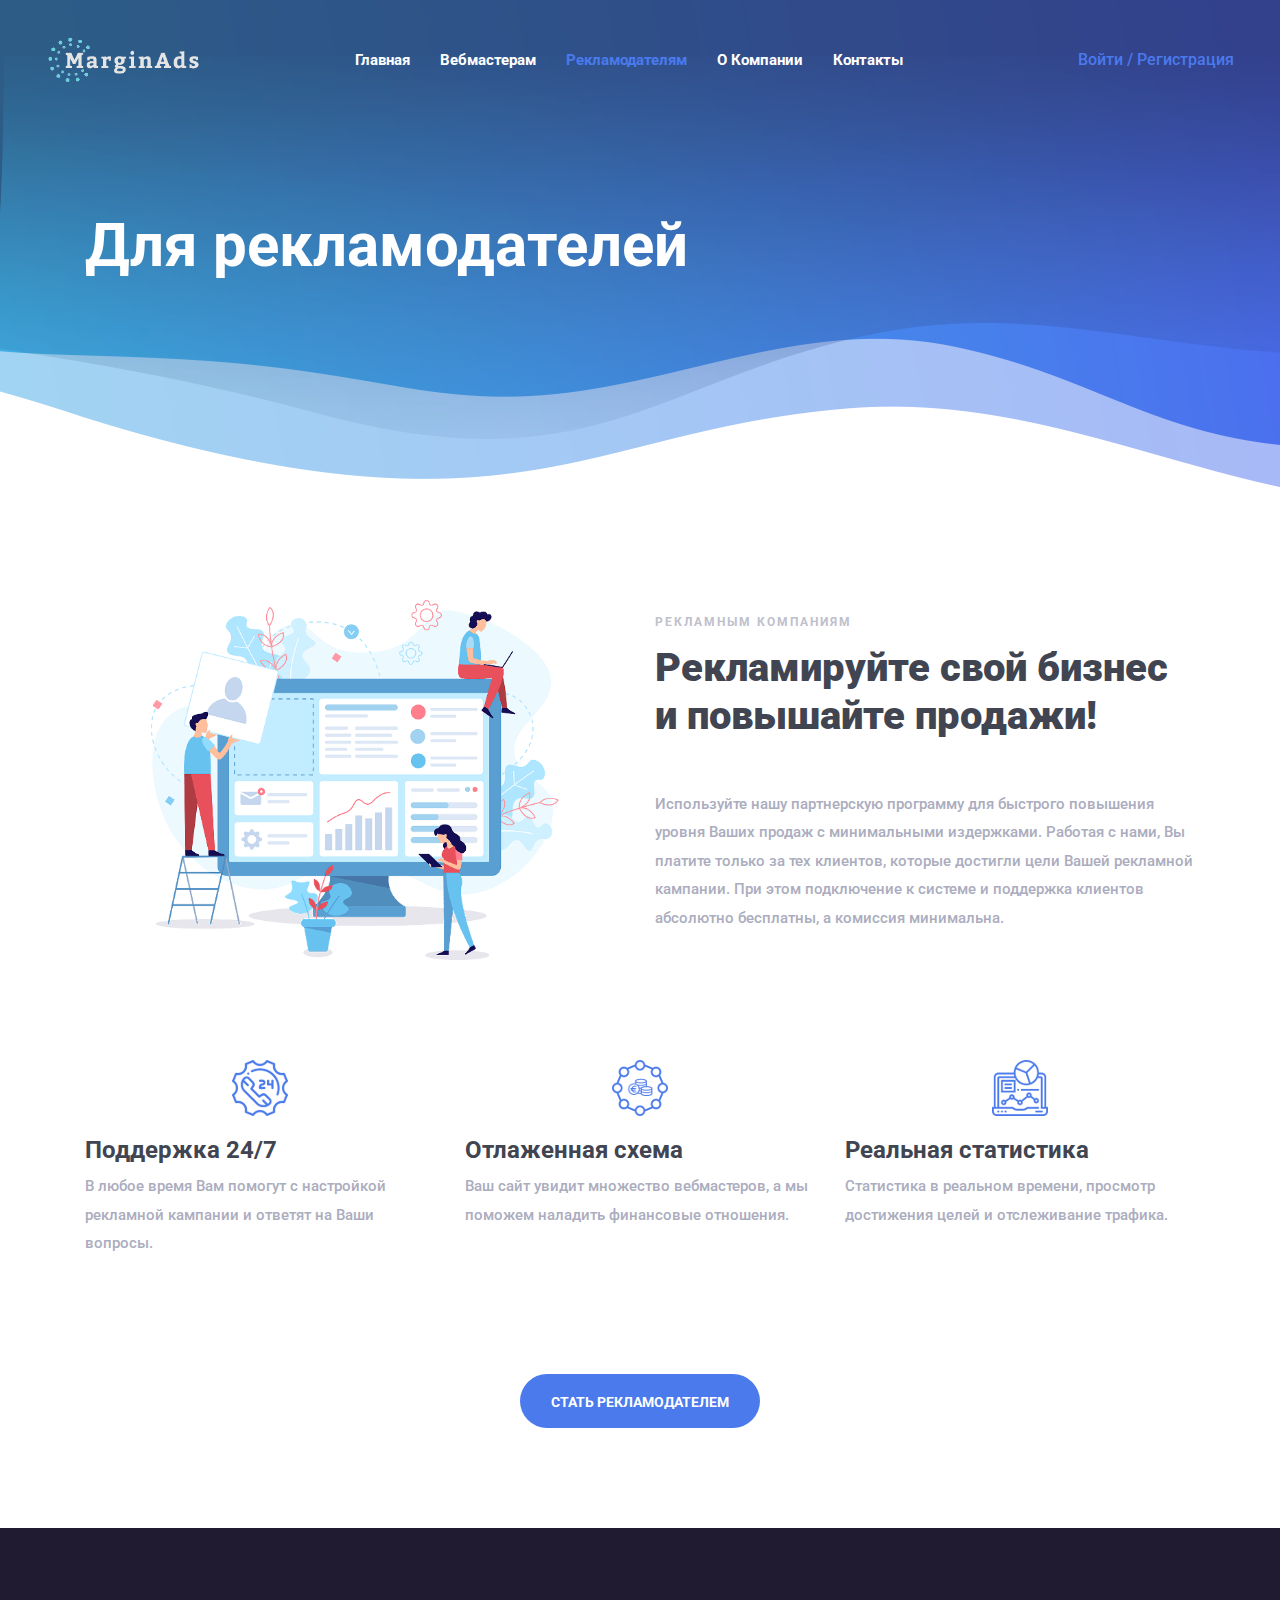
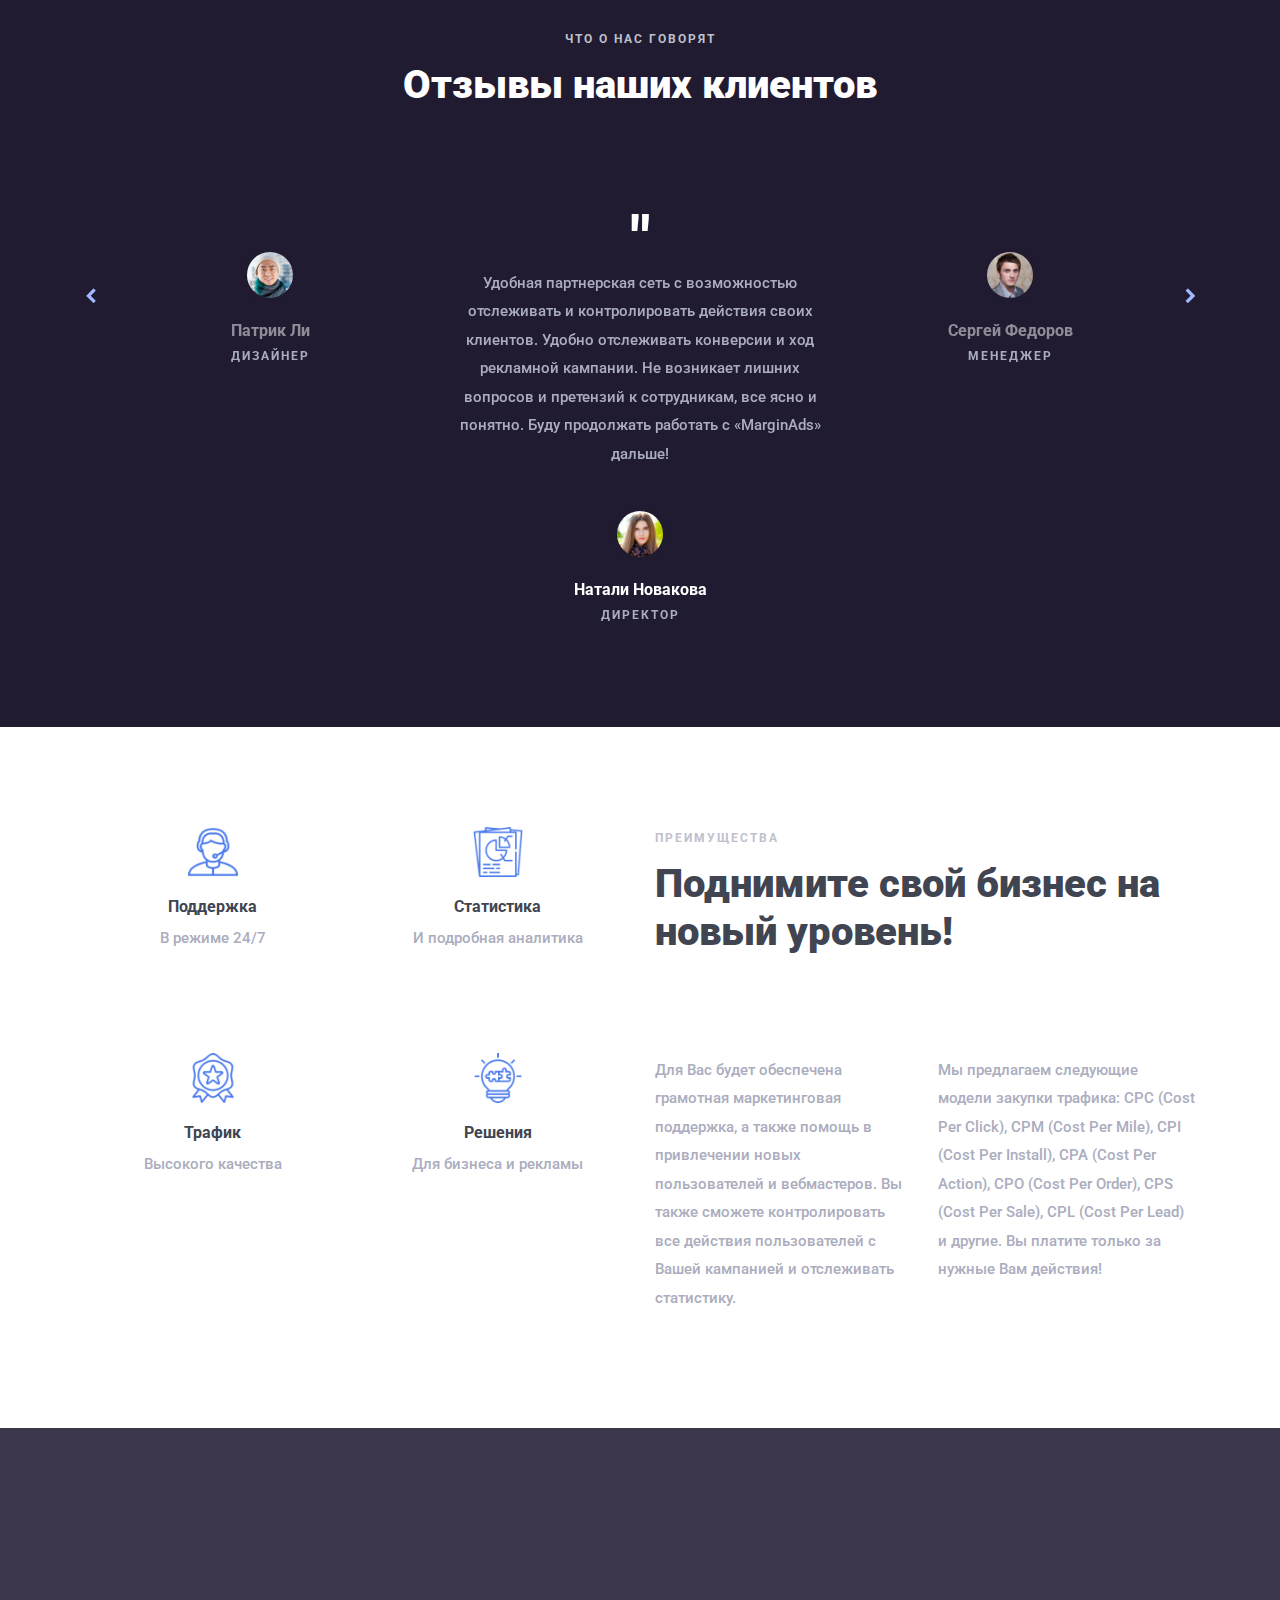
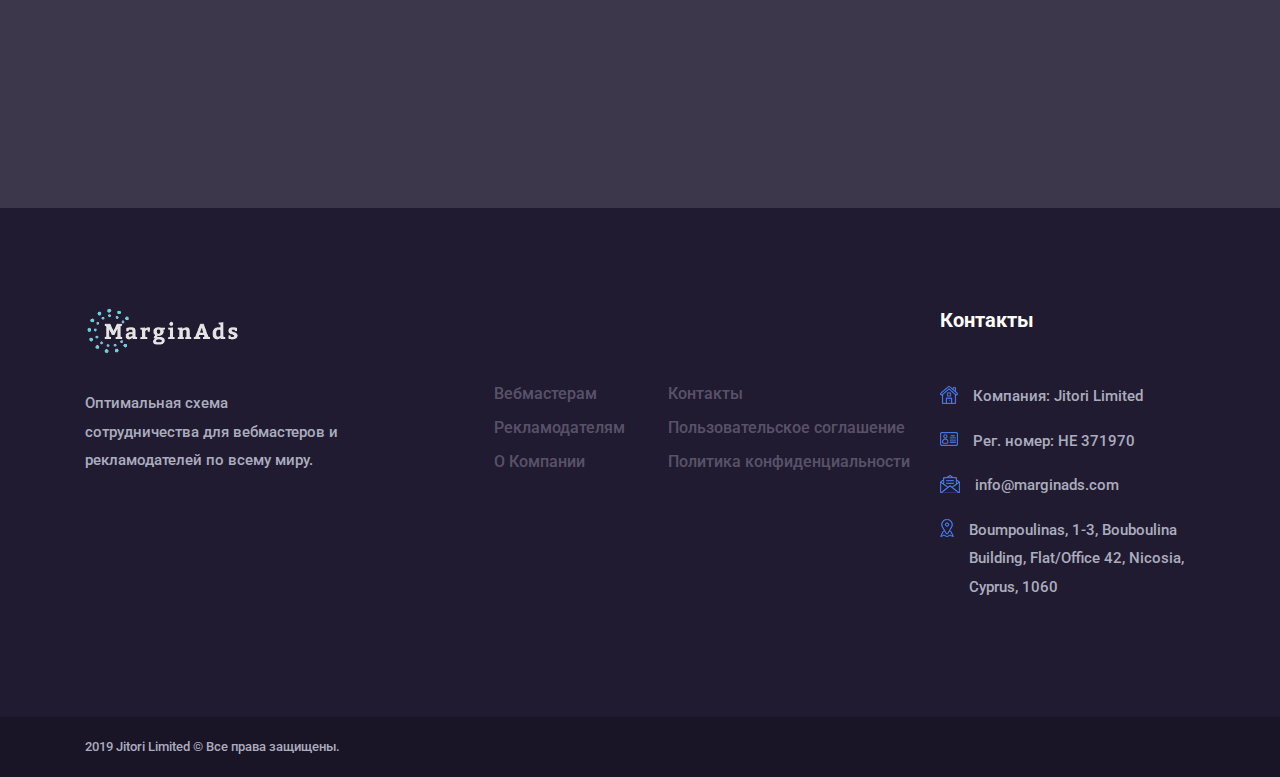
<file: advertisers.html>
<!DOCTYPE html>
<html lang="en">

<head>
    <meta charset="UTF-8">
    <meta name="description" content="">
    <meta http-equiv="X-UA-Compatible" content="IE=edge">
    <meta name="viewport" content="width=device-width, initial-scale=1, shrink-to-fit=no">
    <title>MarginAds | Рекламодателям</title>
    <meta name="description" content="Партнерская программа для рекламодателей для быстрого повышения уровня продаж с минимальными издержками." />
    <link rel="icon" href="img/core-img/favicon.png">
    <link href="style.css" rel="stylesheet">
    <link href="css/responsive.css" rel="stylesheet">

</head>

<body>
    <div id="preloader">
        <div class="mosh-preloader"></div>
    </div>
    <header class="header_area">
        <div class="container-fluid h-100">
            <div class="row h-100">
                <div class="col-12 h-100">
                    <div class="menu_area h-100">
                        <nav class="navbar h-100 navbar-expand-lg align-items-center">
                            <a class="navbar-brand" href="index.html"><img src="img/core-img/logo.png" alt="logo"></a>
                            <button class="navbar-toggler" type="button" data-toggle="collapse" data-target="#mosh-navbar" aria-controls="mosh-navbar" aria-expanded="false" aria-label="Toggle navigation"><span class="navbar-toggler-icon"></span></button>

                            <div class="collapse navbar-collapse justify-content-end" id="mosh-navbar">
                                <ul class="navbar-nav animated" id="nav">
                                    <li class="nav-item"><a class="nav-link" href="index.html">Главная</a></li>
                                    <li class="nav-item"><a class="nav-link" href="publishers.html">Вебмастерам</a></li>
                                    <li class="nav-item active"><a class="nav-link" href="advertisers.html">Рекламодателям</a></li>
                                    <li class="nav-item"><a class="nav-link" href="about.html">О Компании</a></li>
                                    <li class="nav-item"><a class="nav-link" href="contact.html">Контакты</a></li>
                                </ul>

                                <div class="search-button">
                                    <a href="#" id="search-btn"></a>
                                </div>
                                <div class="login-register-btn">

<!-- Добавить ссылку на кабинет -->

                                    <a href="#">Войти</a>
                                    <a href="#">/ Регистрация</a>
                                </div>
                            </div>
                        </nav>
                    </div>
                </div>
            </div>
        </div>
    </header>

    <div class="mosh-breadcumb-area" style="background-image: url(img/core-img/breadcumb.png);">
        <div class="container h-100">
            <div class="row h-100 align-items-center">
                <div class="col-12">
                    <div class="bradcumbContent">
                        <h2>Для рекламодателей</h2>
                    </div>
                </div>
            </div>
        </div>
    </div>

    <section class="mosh-aboutUs-area section_padding_100_0">
        <div class="container">
            <div class="row align-items-center">
                 <div class="col-12 col-md-6">
                    <div class="mosh-about-us-thumb wow fadeInUp" data-wow-delay="0.5s">
                        <img src="img/bg-img/advertisers01.png" alt="">
                    </div>
                </div>
                <div class="col-12 col-md-6">
                    <div class="mosh-about-us-content">
                        <div class="section-heading">
                            <p>Рекламным компаниям</p>
                            <h2>Рекламируйте свой бизнес и повышайте продажи!</h2>
                        </div>
                        <p>Используйте нашу партнерскую программу для быстрого повышения уровня Ваших продаж с минимальными издержками. Работая с нами, Вы платите только за тех клиентов, которые достигли цели Вашей рекламной кампании. При этом подключение к системе и поддержка клиентов абсолютно бесплатны, а комиссия минимальна.</p>
                    </div>
                </div>
            </div>
        </div>
    </section>

    <section class="mosh--services-area section_padding_100">
        <div class="container">
            <div class="row">
                <div class="col-12 col-sm-6 col-md-4">
                    <div class="single-feature-area d-flex mb-100">
                        <div class="feature-content">
                            <img src="img/core-img/17.png" class="text-icon">
                            <h4>Поддержка 24/7</h4>
                            <p>В любое время Вам помогут с настройкой рекламной кампании и ответят на Ваши вопросы.</p>
                        </div>
                    </div>
                </div>
                <div class="col-12 col-sm-6 col-md-4">
                    <div class="single-feature-area d-flex mb-100">
                        <div class="feature-content">
                            <img src="img/core-img/18.png" class="text-icon">
                            <h4>Отлаженная схема</h4>
                            <p>Ваш сайт увидит множество вебмастеров, а мы поможем наладить финансовые отношения.</p>
                        </div>
                    </div>
                </div>
                <div class="col-12 col-sm-6 col-md-4">
                    <div class="single-feature-area d-flex mb-100">
                        <div class="feature-content">
                            <img src="img/core-img/19.png" class="text-icon">
                            <h4>Реальная статистика</h4>
                            <p>Статистика в реальном времени, просмотр достижения целей и отслеживание трафика.</p>
                        </div>
                    </div>
                </div>
            </div>

            <div class="row">
                <div class="col-12 text-center">

<!-- Тут ссылка на кабинет рекламодателя -->

                    <a href="#" target="_blank" class="btn mosh-btn">Стать рекламодателем</a>
                </div>
            </div>
        </div>
    </section>

    <section class="mosh-clients-testimonials-area section_padding_100">
        <div class="container">
            <div class="row">
                <div class="col-12">
                    <div class="section-heading text-center">
                        <p>Что о нас говорят</p>
                        <h2>Отзывы наших клиентов</h2>
                    </div>
                </div>
            </div>

            <div class="row">
                <div class="col-12">
                    <div class="testimonials-slides owl-carousel">

                        <div class="single-testimonial-area text-center">
                            <div class="testimonial-content">
                                <span>"</span>
                                <p>Удобная партнерская сеть с возможностью отслеживать и контролировать действия своих клиентов. Удобно отслеживать конверсии и ход рекламной кампании. Не возникает лишних вопросов и претензий к сотрудникам, все ясно и понятно. Буду продолжать работать с «MarginAds» дальше!</p>
                            </div>
                            <div class="testimonials-meta">
                                <div class="testimonial-thumb bg-img" style="background-image: url(img/bg-img/client05.jpg);"></div>
                                <h6>Натали Новакова</h6>
                                <p>Директор</p>
                            </div>
                        </div>

                        <div class="single-testimonial-area text-center">
                            <div class="testimonial-content">
                                <span>"</span>
                                <p>Сотрудничаю с данной пертнеркой давно, и все устраивает. Есть личный менеджер, удобный кабинет рекламодателя, где отображается все статистика. Проблем с подключением не было, помогли со всеми настройками и нашли отличные лендинги под мои предложения.</p>
                            </div>
                            <div class="testimonials-meta">
                                <div class="testimonial-thumb bg-img" style="background-image: url(img/bg-img/client06.jpg);"></div>
                                <h6>Сергей Федоров</h6>
                                <p>Менеджер</p>
                            </div>
                        </div>

                        <div class="single-testimonial-area text-center">
                            <div class="testimonial-content">
                                <span>"</span>
                                <p>Хорошая партнерка, приятно с ними работать. Много разных форматов рекламы, размещение не только на десктопе, но и в мобильных и планшетных версиях. Отзывчивые консультанты и тех.поддержка. Радует их открытость и желание заработать не только самим, но и помочь поднять доход своим клиентам.</p>
                            </div>
                            <!-- Testimonial Meta Data -->
                            <div class="testimonials-meta">
                                <div class="testimonial-thumb bg-img" style="background-image: url(img/bg-img/client07.jpg);"></div>
                                <h6>Ричард Фишлер</h6>
                                <p>Менеджер</p>
                            </div>
                        </div>

                        <div class="single-testimonial-area text-center">
                            <div class="testimonial-content">
                                <span>"</span>
                                <p>Только недавно начал работу с «MarginAds», но уже хочу отметить отличную клиентскую поддержку и профессионализм сотрудников сети. В кабинете рекламодателя есть вся необходимая статистика, удобный интерфейс. Уже нашел клиентов на свои товары и готов продолжать работу дальше!</p>
                            </div>
                            <div class="testimonials-meta">
                                <div class="testimonial-thumb bg-img" style="background-image: url(img/bg-img/client08.jpg);"></div>
                                <h6>Патрик Ли</h6>
                                <p>Дизайнер</p>
                            </div>
                        </div>

                    </div>
                </div>
            </div>
        </div>
    </section>

    <section class="service-skills-area section_padding_100">
        <div class="container">
            <div class="row">
                <div class="col-12 col-md-6">
                    <div class="row">
                        <div class="col-6">
                            <div class="single-pie-bar text-center mb-100" data-percent="75">
                                <img src="img/core-img/13.png" width="50" height="50" class="mb20">
                                <h6>Поддержка</h6>
                                <p>В режиме 24/7</p>
                            </div>
                        </div>
                        <div class="col-6">
                            <div class="single-pie-bar text-center mb-100" data-percent="83">
                                <img src="img/core-img/14.png" width="50" height="50" class="mb20">
                                <h6>Статистика</h6>
                                <p>И подробная аналитика</p>
                            </div>
                        </div>
                        <div class="col-6">
                            <div class="single-pie-bar text-center mb-100" data-percent="25">
                                <img src="img/core-img/15.png" width="50" height="50" class="mb20">
                                <h6>Трафик</h6>
                                <p>Высокого качества</p>
                            </div>
                        </div>
                        <div class="col-6">
                            <div class="single-pie-bar text-center mb-100" data-percent="75">
                                <img src="img/core-img/16.png" width="50" height="50" class="mb20">
                                <h6>Решения</h6>
                                <p>Для бизнеса и рекламы</p>
                            </div>
                        </div>
                    </div>
                </div>

                <div class="col-12 col-md-6">
                    <div class="service-skills-content">
                        <div class="section-heading">
                            <p>Преимущества</p>
                            <h2>Поднимите свой бизнес на новый уровень!</h2>
                        </div>
                        <div class="skills-text d-flex">
                            <p>Для Вас будет обеспечена грамотная маркетинговая поддержка, а также помощь в привлечении новых пользователей и вебмастеров. Вы также сможете контролировать все действия пользователей с Вашей кампанией и отслеживать статистику.</p>
                            <p>Мы предлагаем следующие модели закупки трафика: CPC (Cost Per Click), CPM (Cost Per Mile), CPI (Cost Per Install), CPA (Cost Per Action), CPO (Cost Per Order), CPS (Cost Per Sale), CPL (Cost Per Lead) и другие. Вы платите только за нужные Вам действия!</p>
                        </div>
                    </div>
                </div>
            </div>
        </div>
    </section>

    <section class="mosh-call-to-action-area bg-img bg-overlay section_padding_100" style="background-image: url(img/bg-img/cta.jpg);">
        <div class="container">
            <div class="row">
                <div class="col-12">
                    <div class="cta-content text-center wow fadeIn" data-wow-delay="0.5s">
                        <div class="section-heading">
                            <p>Нужна помощь?</p>
                            <h2>Мы всегда готовы ответить на Ваши вопросы!</h2>
                            <a href="contact.html" class="btn mosh-btn">Напишите нам</a>
                        </div>
                    </div>
                </div>
            </div>
        </div>
    </section>

      <footer class="footer-area clearfix">
        <div class="top-footer-area section_padding_100_0">
            <div class="container">
                <div class="row">
                    <div class="col-12 col-sm-6 col-lg-3">
                        <div class="single-footer-widget mb-100">
                            <a class="mb-35 d-block"><img src="img/core-img/logo.png" alt=""></a>
                            <p>Оптимальная схема сотрудничества для вебмастеров и рекламодателей по всему миру.</p>
                        </div>
                    </div>
                    <div class="col-12 col-sm-6 col-lg-3">
                        <div class="single-footer-widget mb-100 fl-right">
                            <h5><span class="no">Меню</span></h5>
                            <ul>
                                <li><a href="publishers.html">Вебмастерам</a></li>
                                <li><a href="advertisers.html">Рекламодателям</a></li>
                                <li><a href="about.html">О Компании</a></li>
                            </ul>
                        </div>
                    </div>

                    <div class="col-12 col-sm-6 col-lg-3">
                        <div class="single-footer-widget mb-100 fl-right">
                            <h5><span class="no">Меню</span></h5>
                            <ul>
                                <li><a href="contact.html">Контакты</a></li>
                                <li><a href="agreement.html">Пользовательское соглашение</a></li>
                                <li><a href="privacy.html">Политика конфиденциальности</a></li>
                                
                            </ul>
                        </div>
                    </div>
                    
                    <div class="col-12 col-sm-6 col-lg-3">
                        <div class="single-footer-widget mb-100">
                            <h5>Контакты</h5>
                            <div class="footer-single-contact-info d-flex">
                                <div class="contact-icon">
                                    <img src="img/core-img/24.png" alt="">
                                </div>
                                <p>Компания: Jitori Limited</p>
                            </div>
                            <div class="footer-single-contact-info d-flex">
                                <div class="contact-icon">
                                    <img src="img/core-img/25.png" alt="">
                                </div>
                                <p>Рег. номер: HE 371970</p>
                            </div>
                             <div class="footer-single-contact-info d-flex">
                                <div class="contact-icon">
                                    <img src="img/core-img/27.png" alt="">
                                </div>
                                <p><a href="mailto:info@marginads.com" class="contact-data">info@marginads.com</a></p>
                            </div>
                            <div class="footer-single-contact-info d-flex">
                                <div class="contact-icon">
                                    <img src="img/core-img/28.png" alt="">
                                </div>
                                <p>Boumpoulinas, 1-3, Bouboulina <br>Building, Flat/Office 42, Nicosia, <br>Cyprus, 1060</p>
                            </div>
                        </div>
                    </div>
                </div>
            </div>
        </div>

        <div class="footer-bottom-area">
            <div class="container h-100">
                <div class="row h-100">
                    <div class="col-12 h-100">
                        <div class="footer-bottom-content h-100 d-md-flex justify-content-between align-items-center ">
                            <div class="copyright-text">
                                <p>2019 Jitori Limited &copy; Все права защищены.</a></p>
                            </div>
                        </div>
                    </div>
                </div>
            </div>
        </div>
    </footer>



    <script src="js/jquery-2.2.4.min.js"></script>
    <script src="js/popper.min.js"></script>
    <script src="js/bootstrap.min.js"></script>
    <script src="js/plugins.js"></script>
    <script src="js/active.js"></script>
</body>

</html>
</file>
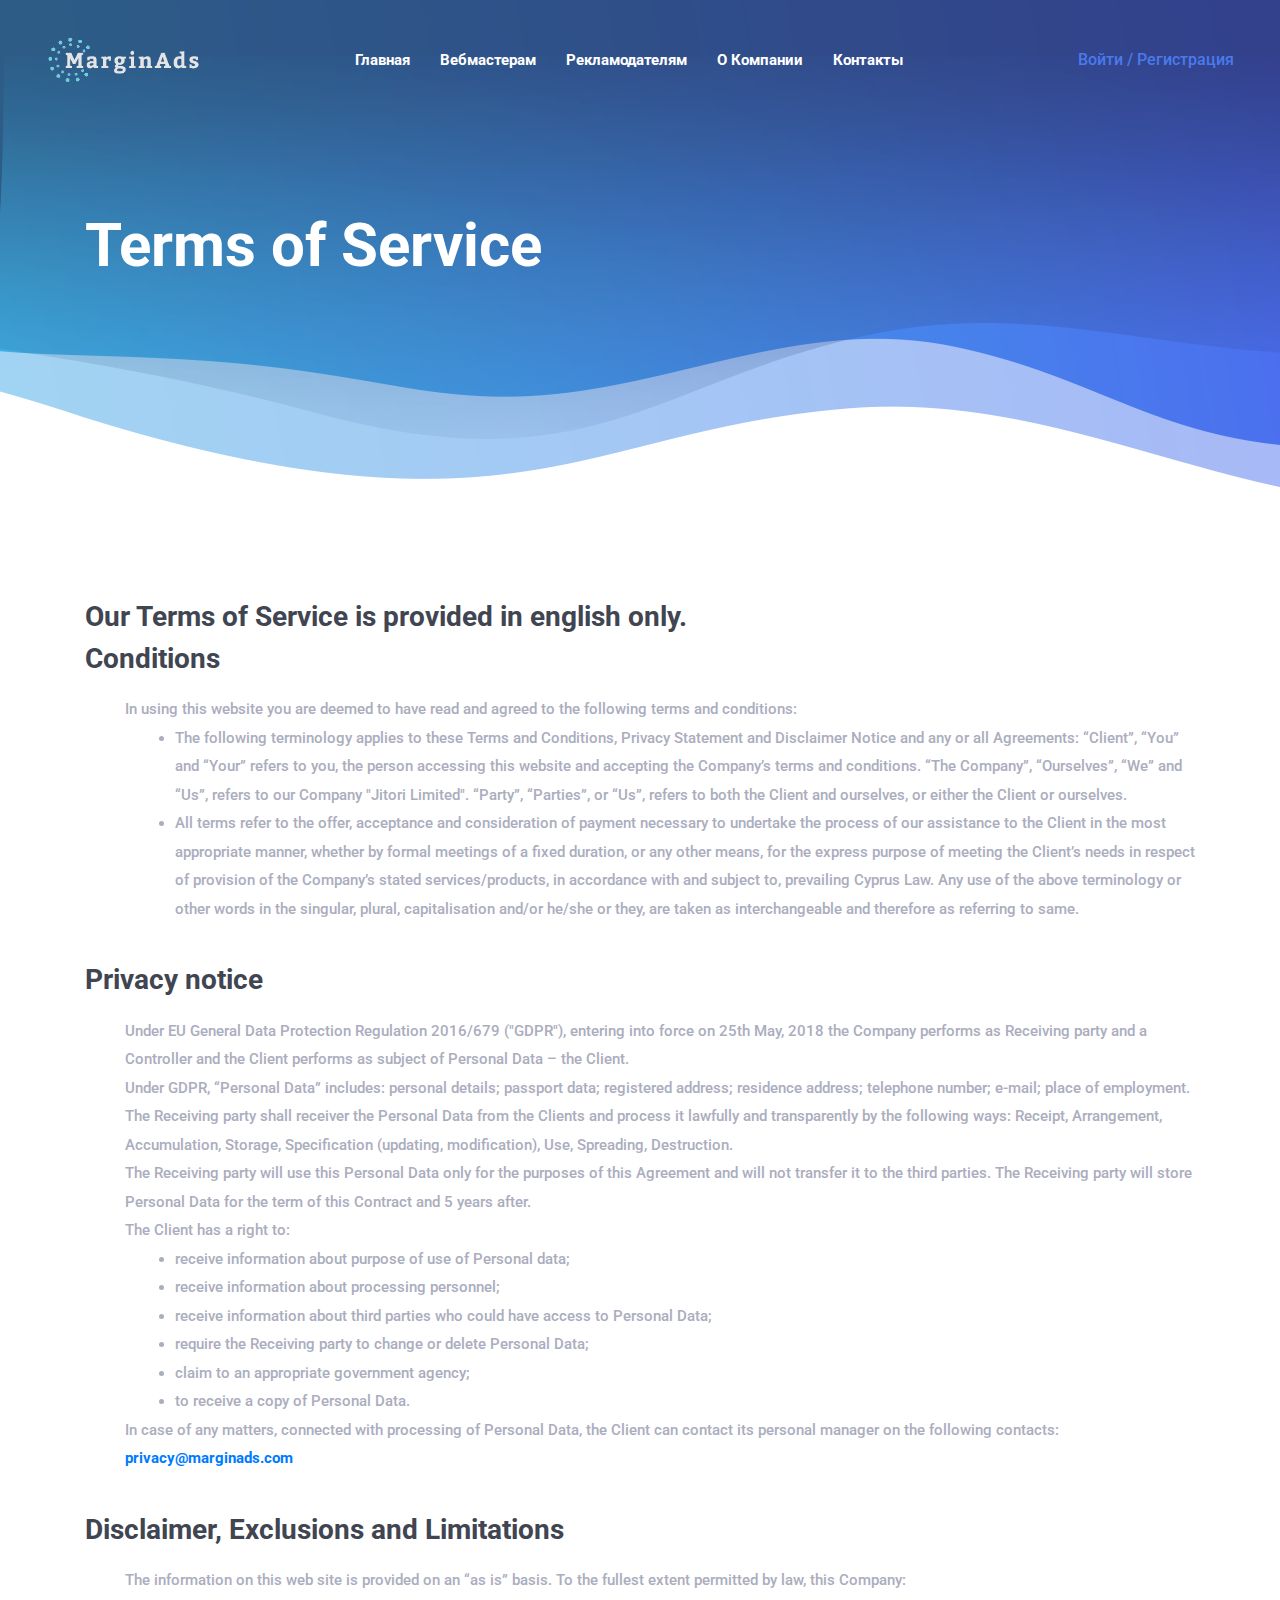
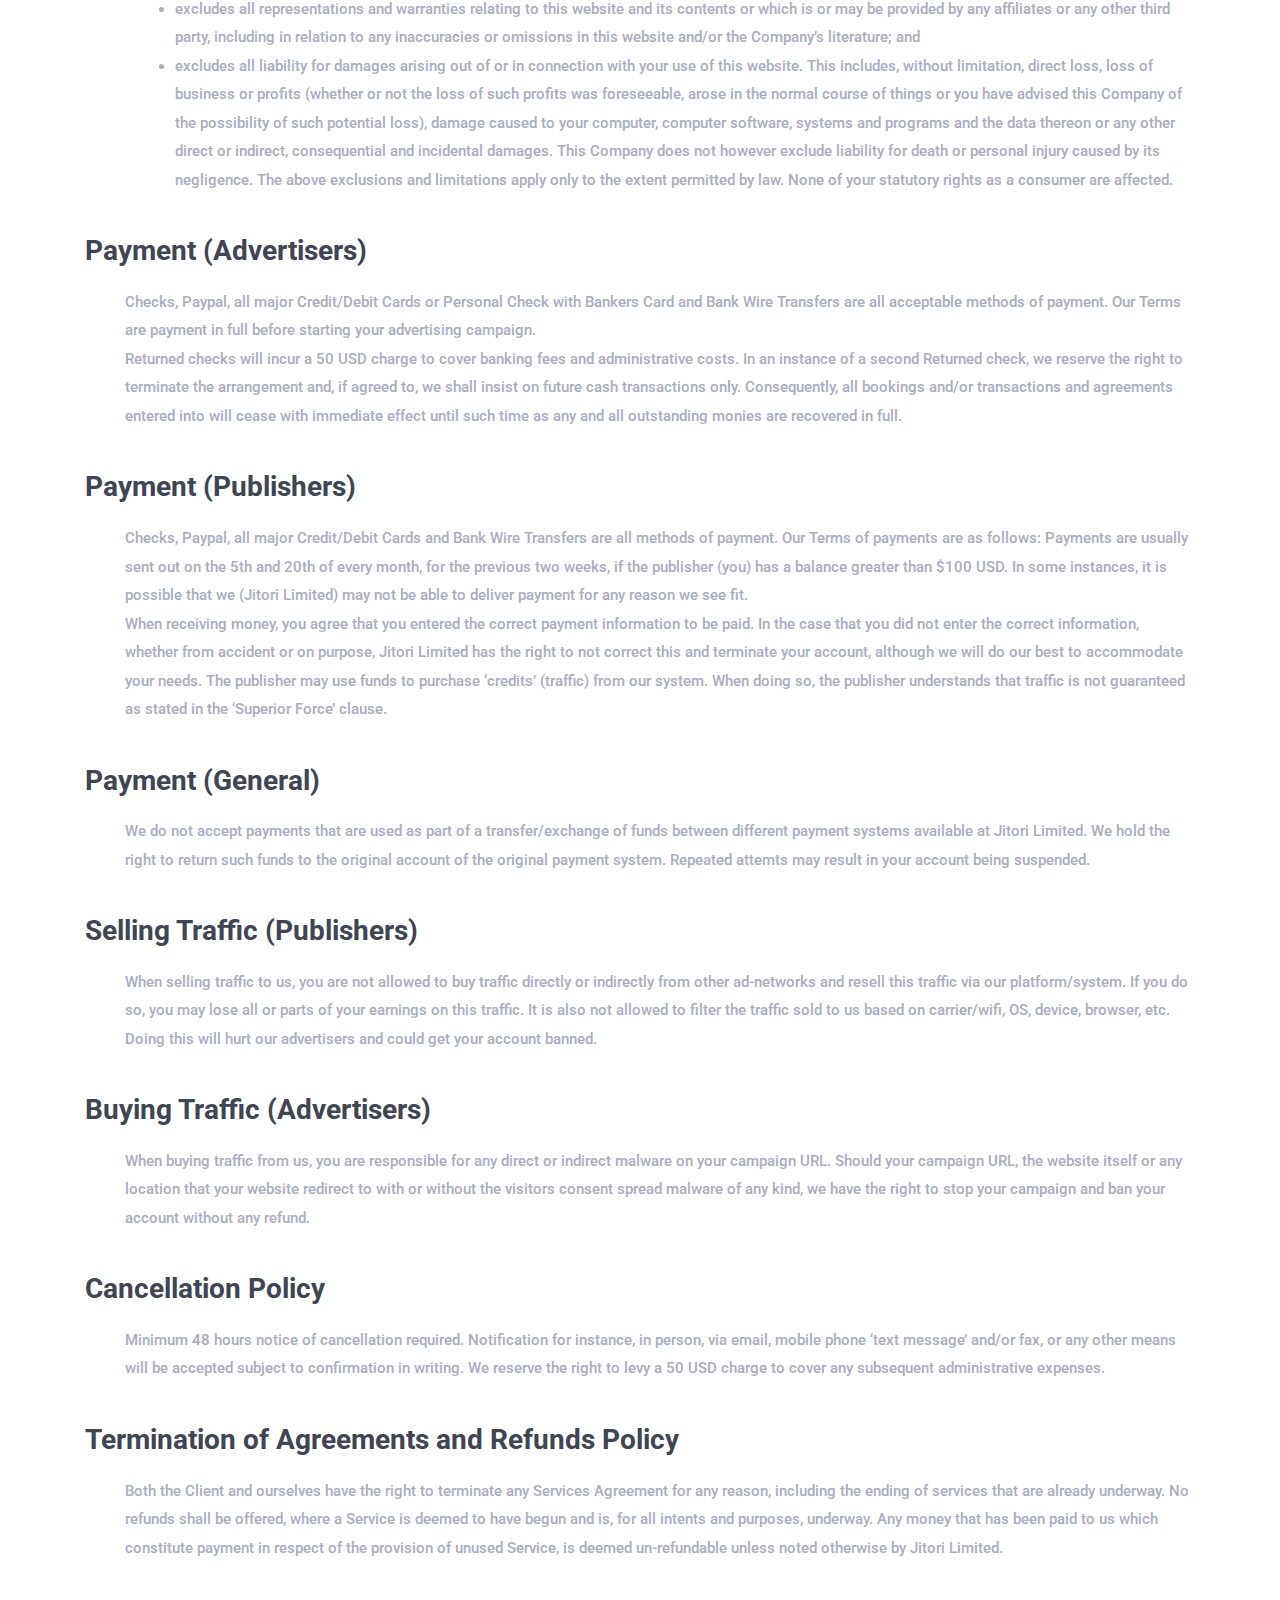
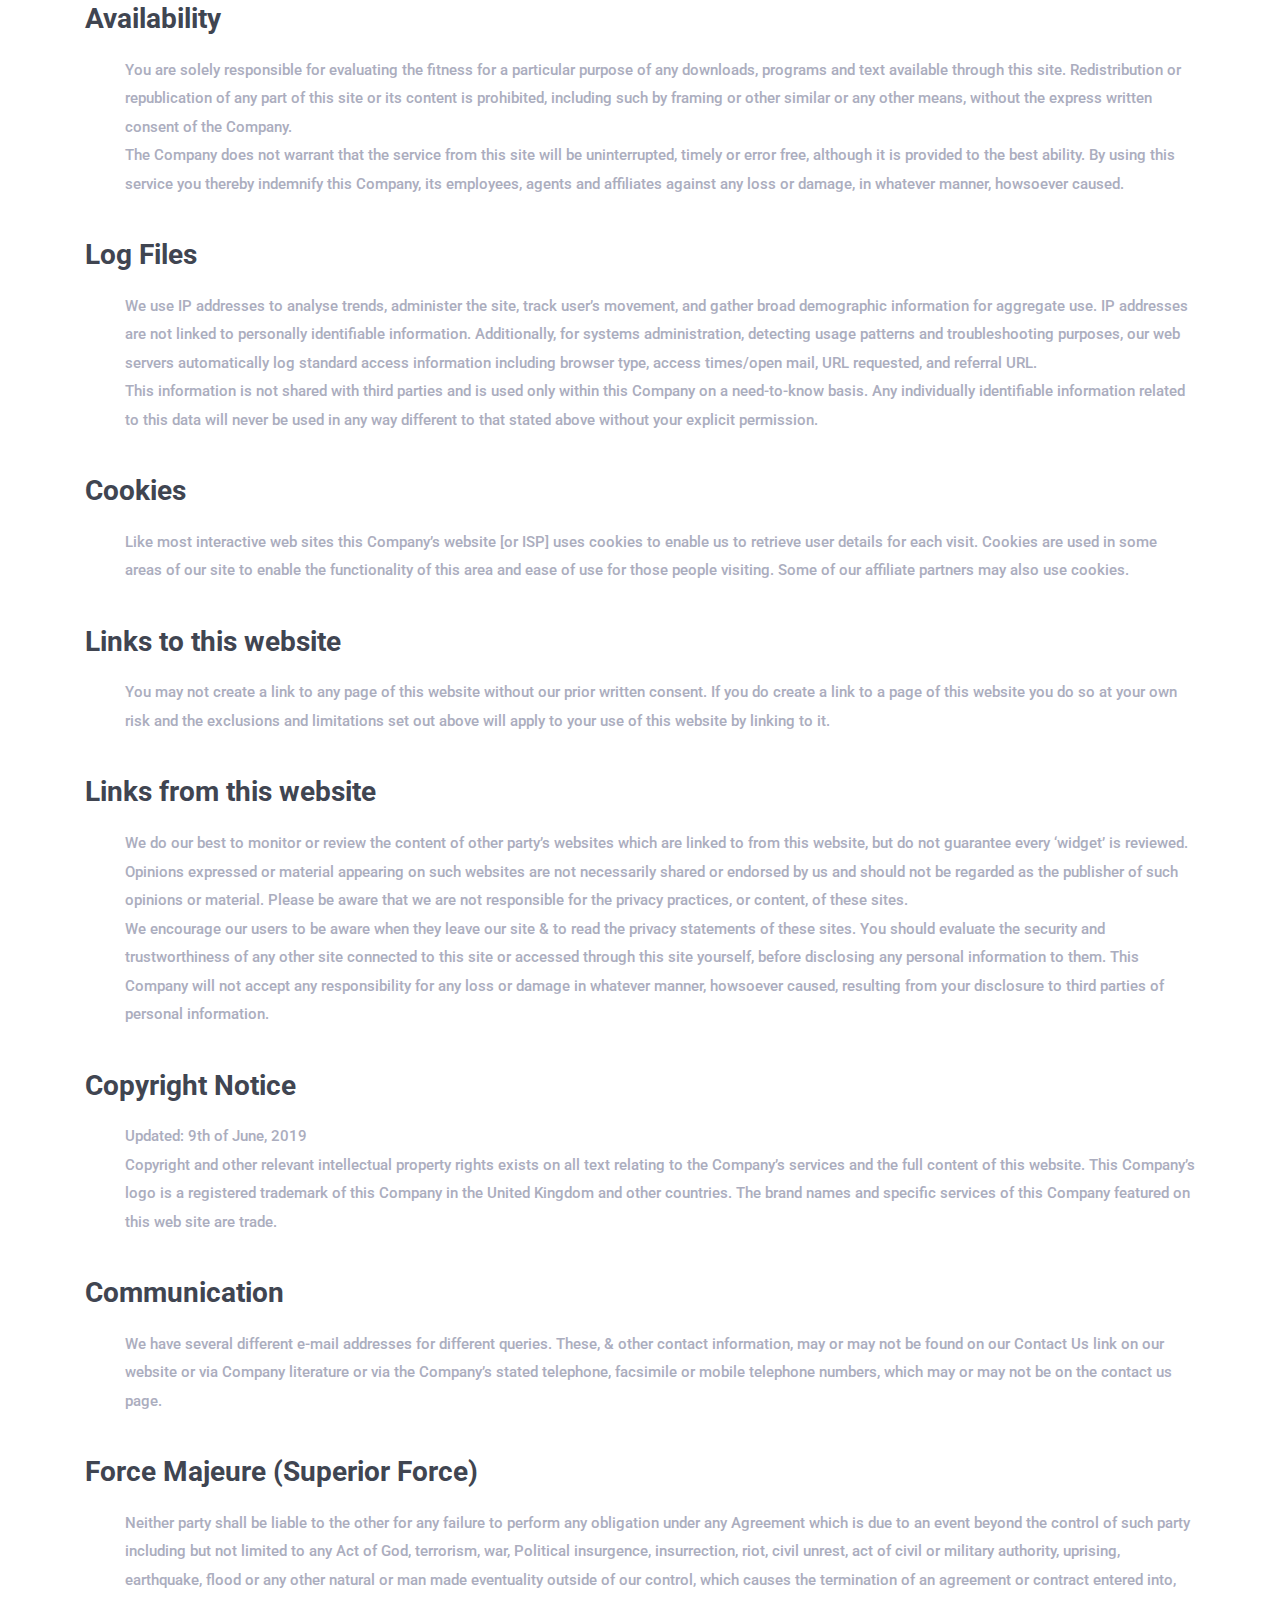
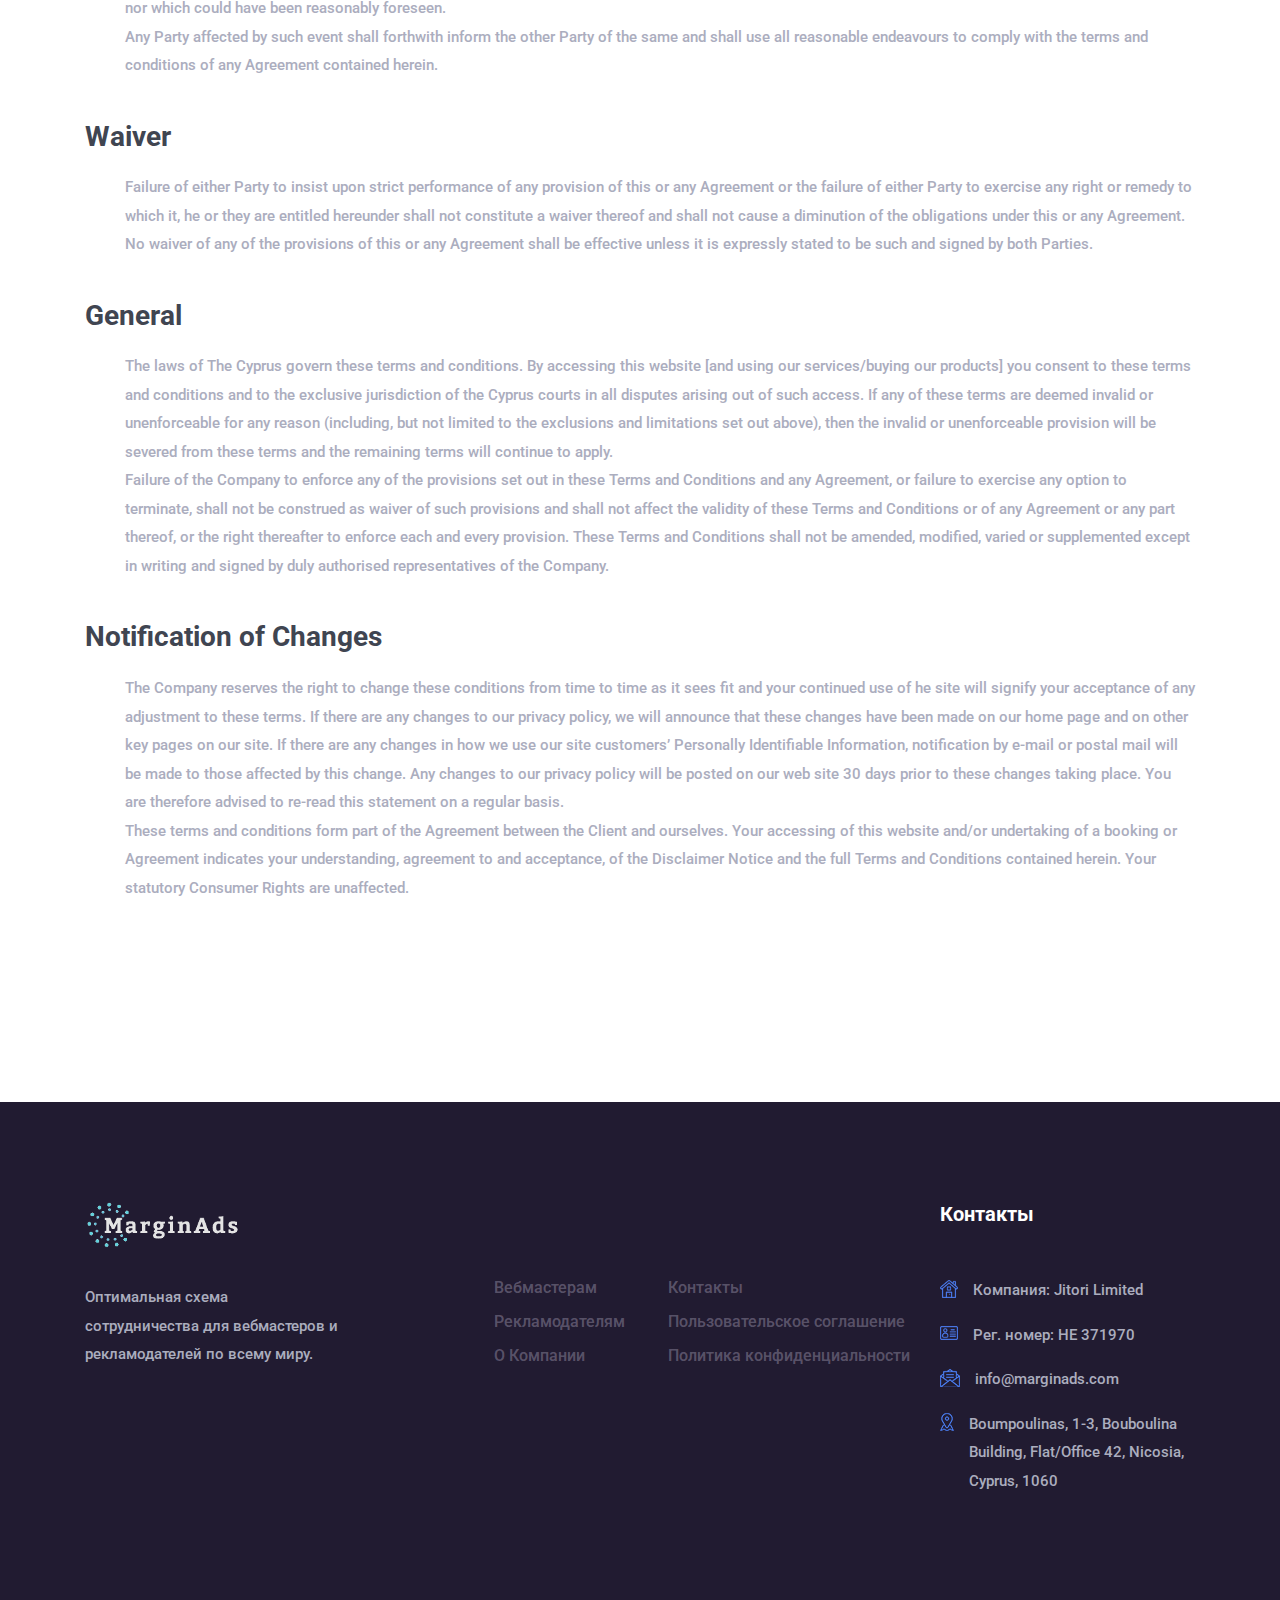
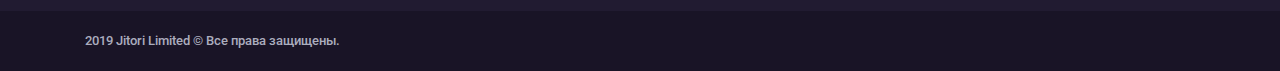
<file: agreement.html>
<!DOCTYPE html>
<html lang="en">

<head>
    <meta charset="UTF-8">
    <meta name="description" content="">
    <meta http-equiv="X-UA-Compatible" content="IE=edge">
    <meta name="viewport" content="width=device-width, initial-scale=1, shrink-to-fit=no">
    <title>MarginAds | Пользовательское соглашение</title>
    <meta name="description" content="MarginAds - партнерская CPA-сеть с хорошими отчислениями. Пользовательское соглашение." />
    <link rel="icon" href="img/core-img/favicon.png">
    <link href="style.css" rel="stylesheet">
    <link href="css/responsive.css" rel="stylesheet">



</head>

<body>
    <div id="preloader">
        <div class="mosh-preloader"></div>
    </div>

    <header class="header_area">
        <div class="container-fluid h-100">
            <div class="row h-100">
                <div class="col-12 h-100">
                    <div class="menu_area h-100">
                        <nav class="navbar h-100 navbar-expand-lg align-items-center">
                            <a class="navbar-brand" href="index.html"><img src="img/core-img/logo.png" alt="logo"></a>
                            <button class="navbar-toggler" type="button" data-toggle="collapse" data-target="#mosh-navbar" aria-controls="mosh-navbar" aria-expanded="false" aria-label="Toggle navigation"><span class="navbar-toggler-icon"></span></button>

                            <div class="collapse navbar-collapse justify-content-end" id="mosh-navbar">
                                <ul class="navbar-nav animated" id="nav">
                                    <li class="nav-item"><a class="nav-link" href="index.html">Главная</a></li>
                                    <li class="nav-item"><a class="nav-link" href="publishers.html">Вебмастерам</a></li>
                                    <li class="nav-item"><a class="nav-link" href="advertisers.html">Рекламодателям</a></li>
                                    <li class="nav-item"><a class="nav-link" href="about.html">О Компании</a></li>
                                    <li class="nav-item"><a class="nav-link" href="contact.html">Контакты</a></li>
                                </ul>
                        
                                <div class="search-button">
                                    <a href="#" id="search-btn"></a>
                                </div>
                                <div class="login-register-btn">

<!-- Добавить ссылку на кабинет -->

                                    <a href="#">Войти</a>
                                    <a href="#">/ Регистрация</a>
                                </div>
                            </div>
                        </nav>
                    </div>
                </div>
            </div>
        </div>
    </header>

    <div class="mosh-breadcumb-area" style="background-image: url(img/core-img/breadcumb.png);">
        <div class="container h-100">
            <div class="row h-100 align-items-center">
                <div class="col-12">
                    <div class="bradcumbContent">
                        <h2>Terms of Service</h2>
                    </div>
                </div>
            </div>
        </div>
    </div>

    <section class="blog-area section_padding_100">
        <div class="container">
            <div class="row">
                <div class="col-12 col-md-12">
                    <div class="single-blog wow fadeInUp" data-wow-delay="0.2s">
                        <h3 class="terms-title">Our Terms of Service is provided in english only.</h3>
                                    
                        <h3>Conditions</h3>

                        <ol>
                            <li>In using this website you are deemed to have read and agreed to the following terms and conditions:
                                <ul>
                                    <li class="circle">The following terminology applies to these Terms and Conditions, Privacy Statement and Disclaimer Notice and any or all Agreements: “Client”, “You” and “Your” refers to you, the person accessing this website and accepting the Company’s terms and conditions. “The Company”, “Ourselves”, “We” and “Us”, refers to our Company "Jitori Limited". “Party”, “Parties”, or “Us”, refers to both the Client and ourselves, or either the Client or ourselves.</li>
                                    <li class="circle">All terms refer to the offer, acceptance and consideration of payment necessary to undertake the process of our assistance to the Client in the most appropriate manner, whether by formal meetings of a fixed duration, or any other means, for the express purpose of meeting the Client’s needs in respect of provision of the Company’s stated services/products, in accordance with and subject to, prevailing Cyprus Law. Any use of the above terminology or other words in the singular, plural, capitalisation and/or he/she or they, are taken as interchangeable and therefore as referring to same.</li>     
                                </ul>
                            </li>         
                        </ol>

                    

                        <h3>Privacy notice</h3>

                        <ol>
                            <li>Under EU General Data Protection Regulation 2016/679 ("GDPR"), entering into force on 25th May, 2018 the Company performs as Receiving party and a Controller and the Client performs as subject of Personal Data – the Client.</li>
                            <li>Under GDPR, “Personal Data” includes: personal details; passport data; registered address; residence address; telephone number; e-mail; place of employment.</li>
                            <li>The Receiving party shall receiver the Personal Data from the Clients and process it lawfully and transparently by the following ways: Receipt, Arrangement, Accumulation, Storage, Specification (updating, modification), Use, Spreading, Destruction.</li>
                            <li>The Receiving party will use this Personal Data only for the purposes of this Agreement and will not transfer it to the third parties. The Receiving party will store Personal Data for the term of this Contract and 5 years after.</li>
                            <li>The Client has a right to:
                                <ul>
                                  <li class="circle">receive information about purpose of use of Personal data;</li> 
                                  <li class="circle">receive information about processing personnel;</li> 
                                  <li class="circle">receive information about third parties who could have access to Personal Data;</li> 
                                  <li class="circle">require the Receiving party to change or delete Personal Data;</li> 
                                  <li class="circle">claim to an appropriate government agency;</li> 
                                  <li class="circle">to receive a copy of Personal Data.</li> 
                                </ul>
                          </li> 
                          <li>In case of any matters, connected with processing of Personal Data, the Client can contact its personal manager on the following contacts: <a href="mailto:privacy@marginads.com">privacy@marginads.com</a></li>   
                        </ol>

                         <h3>Disclaimer, Exclusions and Limitations</h3>

                        <ol> 
                            <li>The information on this web site is provided on an “as is” basis. To the fullest extent permitted by law, this Company:          
                                <ul>
                                  <li class="circle">excludes all representations and warranties relating to this website and its contents or which is or may be provided by any affiliates or any other third party, including in relation to any inaccuracies or omissions in this website and/or the Company’s literature; and</li> 
                                  <li class="circle">excludes all liability for damages arising out of or in connection with your use of this website. This includes, without limitation, direct loss, loss of business or profits (whether or not the loss of such profits was foreseeable, arose in the normal course of things or you have advised this Company of the possibility of such potential loss), damage caused to your computer, computer software, systems and programs and the data thereon or any other direct or indirect, consequential and incidental damages. This Company does not however exclude liability for death or personal injury caused by its negligence. The above exclusions and limitations apply only to the extent permitted by law. None of your statutory rights as a consumer are affected.</li> 
                                </ul>
                            </li> 
                        </ol>

                        <h3>Payment (Advertisers)</h3>

                        <ol>
                            <li>Checks, Paypal, all major Credit/Debit Cards or Personal Check with Bankers Card and Bank Wire Transfers are all acceptable methods of payment. Our Terms are payment in full before starting your advertising campaign.</li>
                            <li>Returned checks will incur a 50 USD charge to cover banking fees and administrative costs. In an instance of a second Returned check, we reserve the right to terminate the arrangement and, if agreed to, we shall insist on future cash transactions only. Consequently, all bookings and/or transactions and agreements entered into will cease with immediate effect until such time as any and all outstanding monies are recovered in full.</li>
                            <!-- <li><a href="https://www.cgbilling.com/secure">CommerceGate</a> billing support</li> -->
                        </ol>

                        <h3>Payment (Publishers)</h3>

                        <ol>
                            <li>Checks, Paypal, all major Credit/Debit Cards and Bank Wire Transfers are all methods of payment. Our Terms of payments are as follows: Payments are usually sent out on the 5th and 20th of every month, for the previous two weeks, if the publisher (you) has a balance greater than $100 USD. In some instances, it is possible that we (Jitori Limited) may not be able to deliver payment for any reason we see fit. </li>
                            <li>When receiving money, you agree that you entered the correct payment information to be paid. In the case that you did not enter the correct information, whether from accident or on purpose, Jitori Limited has the right to not correct this and terminate your account, although we will do our best to accommodate your needs. The publisher may use funds to purchase ‘credits’ (traffic) from our system. When doing so, the publisher understands that traffic is not guaranteed as stated in the ‘Superior Force’ clause.</li>
                        </ol>

                        <h3>Payment (General)</h3>

                        <ol>
                            <li>We do not accept payments that are used as part of a transfer/exchange of funds between different payment systems available at Jitori Limited. We hold the right to return such funds to the original account of the original payment system. Repeated attemts may result in your account being suspended.</li>
                        </ol>

                        <h3>Selling Traffic (Publishers)</h3>

                        <ol>
                            <li>When selling traffic to us, you are not allowed to buy traffic directly or indirectly from other ad-networks and resell this traffic via our platform/system. If you do so, you may lose all or parts of your earnings on this traffic. It is also not allowed to filter the traffic sold to us based on carrier/wifi, OS, device, browser, etc. Doing this will hurt our advertisers and could get your account banned.</li>
                        </ol>

                        <h3>Buying Traffic (Advertisers)</h3>

                        <ol>
                            <li>When buying traffic from us, you are responsible for any direct or indirect malware on your campaign URL. Should your campaign URL, the website itself or any location that your website redirect to with or without the visitors consent spread malware of any kind, we have the right to stop your campaign and ban your account without any refund.</li>
                        </ol>

                        <h3>Cancellation Policy</h3>

                        <ol>
                            <li>Minimum 48 hours notice of cancellation required. Notification for instance, in person, via email, mobile phone ‘text message’ and/or fax, or any other means will be accepted subject to confirmation in writing. We reserve the right to levy a 50 USD charge to cover any subsequent administrative expenses.</li>
                        </ol>

                        <h3>Termination of Agreements and Refunds Policy</h3>

                        <ol>
                            <li>Both the Client and ourselves have the right to terminate any Services Agreement for any reason, including the ending of services that are already underway. No refunds shall be offered, where a Service is deemed to have begun and is, for all intents and purposes, underway. Any money that has been paid to us which constitute payment in respect of the provision of unused Service, is deemed un-refundable unless noted otherwise by Jitori Limited.</li>
                        </ol>

                        <h3>Availability</h3>

                        <ol>
                            <li>You are solely responsible for evaluating the fitness for a particular purpose of any downloads, programs and text available through this site. Redistribution or republication of any part of this site or its content is prohibited, including such by framing or other similar or any other means, without the express written consent of the Company. </li>
                            <li>The Company does not warrant that the service from this site will be uninterrupted, timely or error free, although it is provided to the best ability. By using this service you thereby indemnify this Company, its employees, agents and affiliates against any loss or damage, in whatever manner, howsoever caused.</li>
                        </ol>

                        <h3>Log Files</h3>

                        <ol>
                            <li>We use IP addresses to analyse trends, administer the site, track user’s movement, and gather broad demographic information for aggregate use. IP addresses are not linked to personally identifiable information. Additionally, for systems administration, detecting usage patterns and troubleshooting purposes, our web servers automatically log standard access information including browser type, access times/open mail, URL requested, and referral URL. </li>
                            <li>This information is not shared with third parties and is used only within this Company on a need-to-know basis. Any individually identifiable information related to this data will never be used in any way different to that stated above without your explicit permission.</li>
                        </ol>

                        <h3>Cookies</h3>

                        <ol>
                            <li>Like most interactive web sites this Company’s website [or ISP] uses cookies to enable us to retrieve user details for each visit. Cookies are used in some areas of our site to enable the functionality of this area and ease of use for those people visiting. Some of our affiliate partners may also use cookies.</li>
                        </ol>

                        <h3>Links to this website</h3>

                        <ol>
                            <li>You may not create a link to any page of this website without our prior written consent. If you do create a link to a page of this website you do so at your own risk and the exclusions and limitations set out above will apply to your use of this website by linking to it.</li>
                        </ol>

                        <h3>Links from this website</h3>

                        <ol>
                            <li>We do our best to monitor or review the content of other party’s websites which are linked to from this website, but do not guarantee every ‘widget’ is reviewed. Opinions expressed or material appearing on such websites are not necessarily shared or endorsed by us and should not be regarded as the publisher of such opinions or material. Please be aware that we are not responsible for the privacy practices, or content, of these sites.</li>
                            <li>We encourage our users to be aware when they leave our site & to read the privacy statements of these sites. You should evaluate the security and trustworthiness of any other site connected to this site or accessed through this site yourself, before disclosing any personal information to them. This Company will not accept any responsibility for any loss or damage in whatever manner, howsoever caused, resulting from your disclosure to third parties of personal information.</li>
                        </ol>

                        <h3>Copyright Notice</h3>

                        <ol>
                            <li>Updated: 9th of June, 2019</li>
                            <li>Copyright and other relevant intellectual property rights exists on all text relating to the Company’s services and the full content of this website. This Company’s logo is a registered trademark of this Company in the United Kingdom and other countries. The brand names and specific services of this Company featured on this web site are trade.</li>
                        </ol>

                        <h3>Communication</h3>

                        <ol>
                            <li>We have several different e-mail addresses for different queries. These, & other contact information, may or may not be found on our Contact Us link on our website or via Company literature or via the Company’s stated telephone, facsimile or mobile telephone numbers, which may or may not be on the contact us page.</li>
                        </ol>

                        <h3>Force Majeure (Superior Force)</h3>

                        <ol>
                            <li>Neither party shall be liable to the other for any failure to perform any obligation under any Agreement which is due to an event beyond the control of such party including but not limited to any Act of God, terrorism, war, Political insurgence, insurrection, riot, civil unrest, act of civil or military authority, uprising, earthquake, flood or any other natural or man made eventuality outside of our control, which causes the termination of an agreement or contract entered into, nor which could have been reasonably foreseen. </li>
                            <li>Any Party affected by such event shall forthwith inform the other Party of the same and shall use all reasonable endeavours to comply with the terms and conditions of any Agreement contained herein.</li>
                        </ol>

                        <h3>Waiver</h3>

                        <ol>
                            <li>Failure of either Party to insist upon strict performance of any provision of this or any Agreement or the failure of either Party to exercise any right or remedy to which it, he or they are entitled hereunder shall not constitute a waiver thereof and shall not cause a diminution of the obligations under this or any Agreement. No waiver of any of the provisions of this or any Agreement shall be effective unless it is expressly stated to be such and signed by both Parties.</li>
                        </ol>

                        <h3>General</h3>

                        <ol>
                            <li>The laws of The Cyprus govern these terms and conditions. By accessing this website [and using our services/buying our products] you consent to these terms and conditions and to the exclusive jurisdiction of the Cyprus courts in all disputes arising out of such access. If any of these terms are deemed invalid or unenforceable for any reason (including, but not limited to the exclusions and limitations set out above), then the invalid or unenforceable provision will be severed from these terms and the remaining terms will continue to apply.</li>
                            <li>Failure of the Company to enforce any of the provisions set out in these Terms and Conditions and any Agreement, or failure to exercise any option to terminate, shall not be construed as waiver of such provisions and shall not affect the validity of these Terms and Conditions or of any Agreement or any part thereof, or the right thereafter to enforce each and every provision. These Terms and Conditions shall not be amended, modified, varied or supplemented except in writing and signed by duly authorised representatives of the Company.</li>
                        </ol>

                        <h3>Notification of Changes</h3>

                        <ol>
                            <li>The Company reserves the right to change these conditions from time to time as it sees fit and your continued use of he site will signify your acceptance of any adjustment to these terms. If there are any changes to our privacy policy, we will announce that these changes have been made on our home page and on other key pages on our site. If there are any changes in how we use our site customers’ Personally Identifiable Information, notification by e-mail or postal mail will be made to those affected by this change. Any changes to our privacy policy will be posted on our web site 30 days prior to these changes taking place. You are therefore advised to re-read this statement on a regular basis.</li>
                            <li>These terms and conditions form part of the Agreement between the Client and ourselves. Your accessing of this website and/or undertaking of a booking or Agreement indicates your understanding, agreement to and acceptance, of the Disclaimer Notice and the full Terms and Conditions contained herein. Your statutory Consumer Rights are unaffected.</li>
                        </ol>
                    </div>
                </div>
            </div>
        </div>
    </section>

    <footer class="footer-area clearfix">
        <div class="top-footer-area section_padding_100_0">
            <div class="container">
                <div class="row">
                    <div class="col-12 col-sm-6 col-lg-3">
                        <div class="single-footer-widget mb-100">
                            <a class="mb-35 d-block"><img src="img/core-img/logo.png" alt=""></a>
                            <p>Оптимальная схема сотрудничества для вебмастеров и рекламодателей по всему миру.</p>
                        </div>
                    </div>
                    <div class="col-12 col-sm-6 col-lg-3">
                        <div class="single-footer-widget mb-100 fl-right">
                            <h5><span class="no">Меню</span></h5>
                            <ul>
                                <li><a href="publishers.html">Вебмастерам</a></li>
                                <li><a href="advertisers.html">Рекламодателям</a></li>
                                <li><a href="about.html">О Компании</a></li>
                            </ul>
                        </div>
                    </div>

                    <div class="col-12 col-sm-6 col-lg-3">
                        <div class="single-footer-widget mb-100 fl-right">
                            <h5><span class="no">Меню</span></h5>
                            <ul>
                                <li><a href="contact.html">Контакты</a></li>
                                <li><a href="agreement.html">Пользовательское соглашение</a></li>
                                <li><a href="privacy.html">Политика конфиденциальности</a></li>
                                
                            </ul>
                        </div>
                    </div>
                    
                    <div class="col-12 col-sm-6 col-lg-3">
                        <div class="single-footer-widget mb-100">
                            <h5>Контакты</h5>
                            <div class="footer-single-contact-info d-flex">
                                <div class="contact-icon">
                                    <img src="img/core-img/24.png" alt="">
                                </div>
                                <p>Компания: Jitori Limited</p>
                            </div>
                            <div class="footer-single-contact-info d-flex">
                                <div class="contact-icon">
                                    <img src="img/core-img/25.png" alt="">
                                </div>
                                <p>Рег. номер: HE 371970</p>
                            </div>
                             <div class="footer-single-contact-info d-flex">
                                <div class="contact-icon">
                                    <img src="img/core-img/27.png" alt="">
                                </div>
                                <p><a href="mailto:info@marginads.com" class="contact-data">info@marginads.com</a></p>
                            </div>
                            <div class="footer-single-contact-info d-flex">
                                <div class="contact-icon">
                                    <img src="img/core-img/28.png" alt="">
                                </div>
                                <p>Boumpoulinas, 1-3, Bouboulina <br>Building, Flat/Office 42, Nicosia, <br>Cyprus, 1060</p>
                            </div>
                        </div>
                    </div>
                </div>
            </div>
        </div>
        <div class="footer-bottom-area">
            <div class="container h-100">
                <div class="row h-100">
                    <div class="col-12 h-100">
                        <div class="footer-bottom-content h-100 d-md-flex justify-content-between align-items-center ">
                            <div class="copyright-text">
                                <p>2019 Jitori Limited &copy; Все права защищены.</a></p>
                            </div>
                        </div>
                    </div>
                </div>
            </div>
        </div>
    </footer>

    <script src="js/jquery-2.2.4.min.js"></script>
    <script src="js/popper.min.js"></script>
    <script src="js/bootstrap.min.js"></script>
    <script src="js/plugins.js"></script>
    <script src="js/active.js"></script>
</body>

</html>
</file>
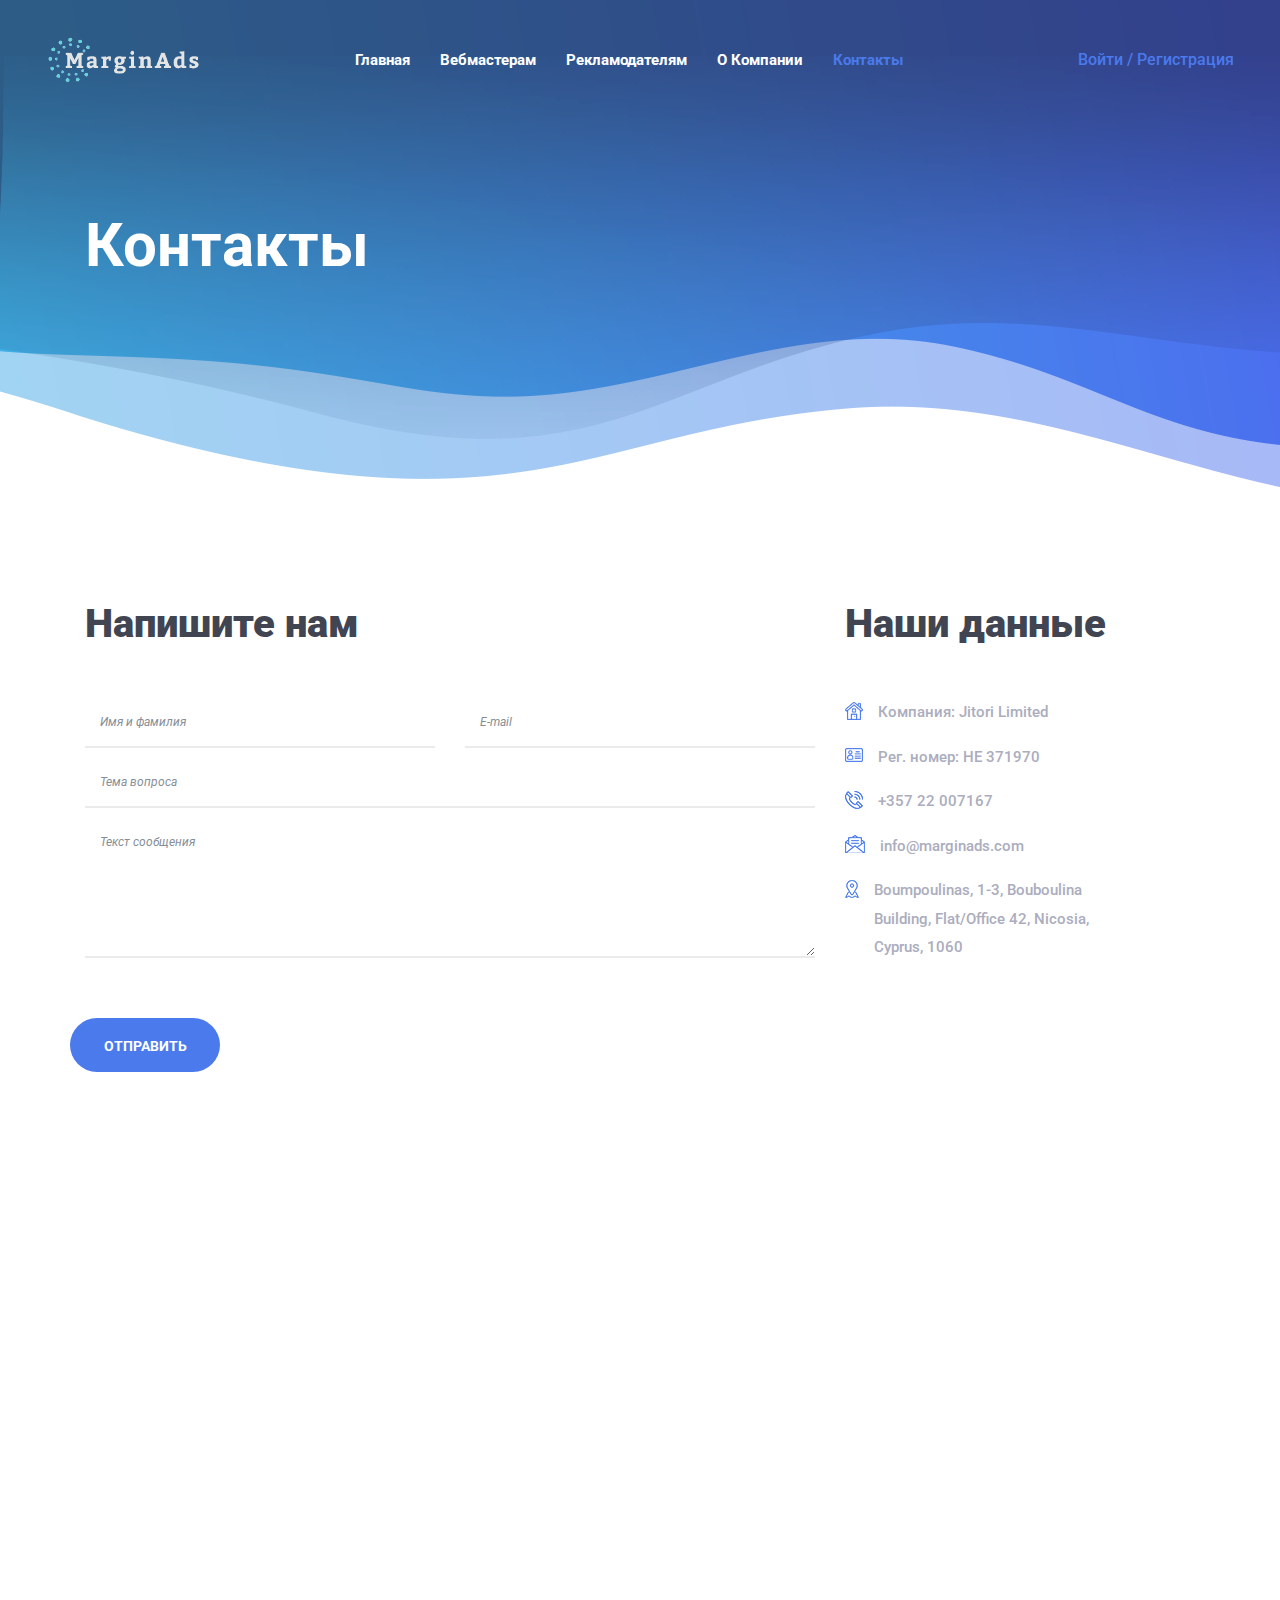
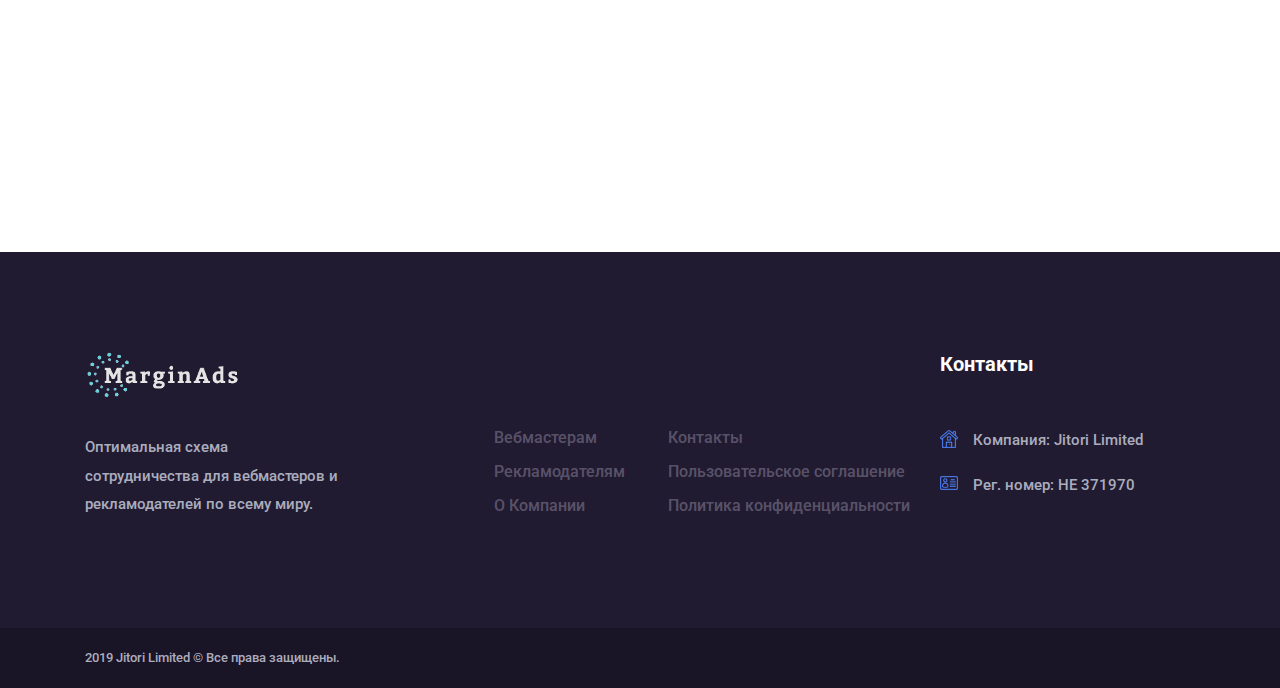
<file: contact.html>
<!DOCTYPE html>
<html lang="en">

<head>
    <meta charset="UTF-8">
    <meta name="description" content="">
    <meta http-equiv="X-UA-Compatible" content="IE=edge">
    <meta name="viewport" content="width=device-width, initial-scale=1, shrink-to-fit=no">
    <title>MarginAds | Контакты</title>
    <meta name="description" content="MarginAds - контактная информация. Задайте нам свои вопросы через форму обратной связи или по указанным контактам." />
    <link rel="icon" href="img/core-img/favicon.png">
    <link href="style.css" rel="stylesheet">
    <link href="css/responsive.css" rel="stylesheet">
</head>

<body>
    <div id="preloader">
        <div class="mosh-preloader"></div>
    </div>

    <header class="header_area">
        <div class="container-fluid h-100">
            <div class="row h-100">
                <div class="col-12 h-100">
                    <div class="menu_area h-100">
                        <nav class="navbar h-100 navbar-expand-lg align-items-center">
                            <a class="navbar-brand" href="index.html"><img src="img/core-img/logo.png" alt="logo"></a>
                            <button class="navbar-toggler" type="button" data-toggle="collapse" data-target="#mosh-navbar" aria-controls="mosh-navbar" aria-expanded="false" aria-label="Toggle navigation"><span class="navbar-toggler-icon"></span></button>

                            <div class="collapse navbar-collapse justify-content-end" id="mosh-navbar">
                                <ul class="navbar-nav animated" id="nav">
                                    <li class="nav-item"><a class="nav-link" href="index.html">Главная</a></li>
                                    <li class="nav-item"><a class="nav-link" href="publishers.html">Вебмастерам</a></li>
                                    <li class="nav-item"><a class="nav-link" href="advertisers.html">Рекламодателям</a></li>
                                    <li class="nav-item"><a class="nav-link" href="about.html">О Компании</a></li>
                                    <li class="nav-item active"><a class="nav-link" href="contact.html">Контакты</a></li>
                                </ul>

                                <div class="search-button">
                                    <a href="#" id="search-btn"></a>
                                </div>
                                <div class="login-register-btn">

<!-- Добавить ссылку на кабинет -->

                                    <a href="#">Войти</a>
                                    <a href="#">/ Регистрация</a>
                                </div>
                            </div>
                        </nav>
                    </div>
                </div>
            </div>
        </div>
    </header>

    <div class="mosh-breadcumb-area" style="background-image: url(img/core-img/breadcumb.png);">
        <div class="container h-100">
            <div class="row h-100 align-items-center">
                <div class="col-12">
                    <div class="bradcumbContent">
                        <h2>Контакты</h2>
                    </div>
                </div>
            </div>
        </div>
    </div>

    <section class="contact-area section_padding_100">
        <div class="container">
            <div class="row">
                <div class="col-12 col-md-8">
                    <div class="contact-form-area">
                        <h2>Напишите нам</h2>
                        <form action="#">
                            <div class="row">
                                <div class="col-12 col-md-6">
                                    <input type="text" class="form-control" id="name" placeholder="Имя и фамилия">
                                </div>
                                <div class="col-12 col-md-6">
                                    <input type="email" class="form-control" id="email" placeholder="E-mail">
                                </div>
                                <div class="col-12">
                                    <input type="text" class="form-control" id="subject" placeholder="Тема вопроса">
                                </div>
                                <div class="col-12">
                                    <textarea name="message" class="form-control" id="message" cols="30" rows="10" placeholder="Текст сообщения"></textarea>
                                </div>
                                <button class="btn mosh-btn mt-50" type="submit">Отправить</button>
                            </div>
                        </form>
                    </div>
                </div>

                <div class="col-12 col-md-4">
                    <div class="contact-information">
                        <h2>Наши данные</h2>
                        <div class="single-contact-info d-flex">
                            <div class="contact-icon mr-15">
                                <img src="img/core-img/24.png" alt="">
                            </div>
                            <p>Компания: Jitori Limited</p>
                        </div>
                        <div class="single-contact-info d-flex">
                            <div class="contact-icon mr-15">
                                <img src="img/core-img/25.png" alt="">
                            </div>
                            <p>Рег. номер: HE 371970</p>
                        </div> 
                        <div class="single-contact-info d-flex">
                            <div class="contact-icon mr-15">
                                <img src="img/core-img/26.png" alt="">
                            </div>
                            <p><a href="tel: +35722007167" class="contact-data">+357 22 007167</a></p>
                        </div>
                        <div class="single-contact-info d-flex">
                            <div class="contact-icon mr-15">
                                <img src="img/core-img/27.png" alt="">
                            </div>
                            <p><a href="mailto:info@marginads.com" class="contact-data">info@marginads.com</a></p>
                        </div>
                        <div class="single-contact-info d-flex">
                            <div class="contact-icon mr-15">
                                <img src="img/core-img/28.png" alt="">
                            </div>
                            <p>Boumpoulinas, 1-3, Bouboulina <br>Building, Flat/Office 42, Nicosia, <br>Cyprus, 1060</p>
                        </div>
                    </div>
                </div>
            </div>
        </div>
    </section>

    <div class="map-area">
        <div id="googleMap"><iframe src="https://www.google.com/maps/embed?pb=!1m18!1m12!1m3!1d3261.8066760106294!2d33.37420641560257!3d35.1614418659093!2m3!1f0!2f0!3f0!3m2!1i1024!2i768!4f13.1!3m3!1m2!1s0x14de170a17f944c7%3A0xbf94e25d55390a!2sJitori+Limited!5e0!3m2!1sru!2sru!4v1557134775444!5m2!1sru!2sru" width="100%" height="680" frameborder="0" style="border:0" allowfullscreen></iframe></div>
    </div>

    <footer class="footer-area clearfix">
       <div class="top-footer-area section_padding_100_0">
            <div class="container">
                <div class="row">
                    <div class="col-12 col-sm-6 col-lg-3">
                        <div class="single-footer-widget mb-100">
                            <a class="mb-35 d-block"><img src="img/core-img/logo.png" alt=""></a>
                            <p>Оптимальная схема сотрудничества для вебмастеров и рекламодателей по всему миру.</p>
                        </div>
                    </div>
                    <div class="col-12 col-sm-6 col-lg-3">
                        <div class="single-footer-widget mb-100 fl-right">
                            <h5><span class="no">Меню</span></h5>
                            <ul>
                                <li><a href="publishers.html">Вебмастерам</a></li>
                                <li><a href="advertisers.html">Рекламодателям</a></li>
                                <li><a href="about.html">О Компании</a></li>
                            </ul>
                        </div>
                    </div>

                    <div class="col-12 col-sm-6 col-lg-3">
                        <div class="single-footer-widget mb-100 fl-right">
                            <h5><span class="no">Меню</span></h5>
                            <ul>
                                <li><a href="contact.html">Контакты</a></li>
                                <li><a href="agreement.html">Пользовательское соглашение</a></li>
                                <li><a href="privacy.html">Политика конфиденциальности</a></li>
                            </ul>
                        </div>
                    </div>
                    
                    <div class="col-12 col-sm-6 col-lg-3">
                        <div class="single-footer-widget mb-100">
                            <h5>Контакты</h5>
                            <div class="footer-single-contact-info d-flex">
                                <div class="contact-icon">
                                    <img src="img/core-img/24.png" alt="">
                                </div>
                                <p>Компания: Jitori Limited</p>
                            </div>
                            <div class="footer-single-contact-info d-flex">
                                <div class="contact-icon">
                                    <img src="img/core-img/25.png" alt="">
                                </div>
                                <p>Рег. номер: HE 371970</p>
                            </div>
                        </div>
                    </div>
                </div>
            </div>
        </div>
        <div class="footer-bottom-area">
            <div class="container h-100">
                <div class="row h-100">
                    <div class="col-12 h-100">
                        <div class="footer-bottom-content h-100 d-md-flex justify-content-between align-items-center">
                            <div class="copyright-text">
                                <p>2019 Jitori Limited &copy; Все права защищены.</p>
                            </div>
                        </div>
                    </div>
                </div>
            </div>
        </div>
    </footer>

    <script src="js/jquery-2.2.4.min.js"></script>
    <script src="js/popper.min.js"></script>
    <script src="js/bootstrap.min.js"></script>
    <script src="js/plugins.js"></script>
    <script src="js/active.js"></script>
    <script src="js/map-active.js"></script>

</body>

</html>
</file>
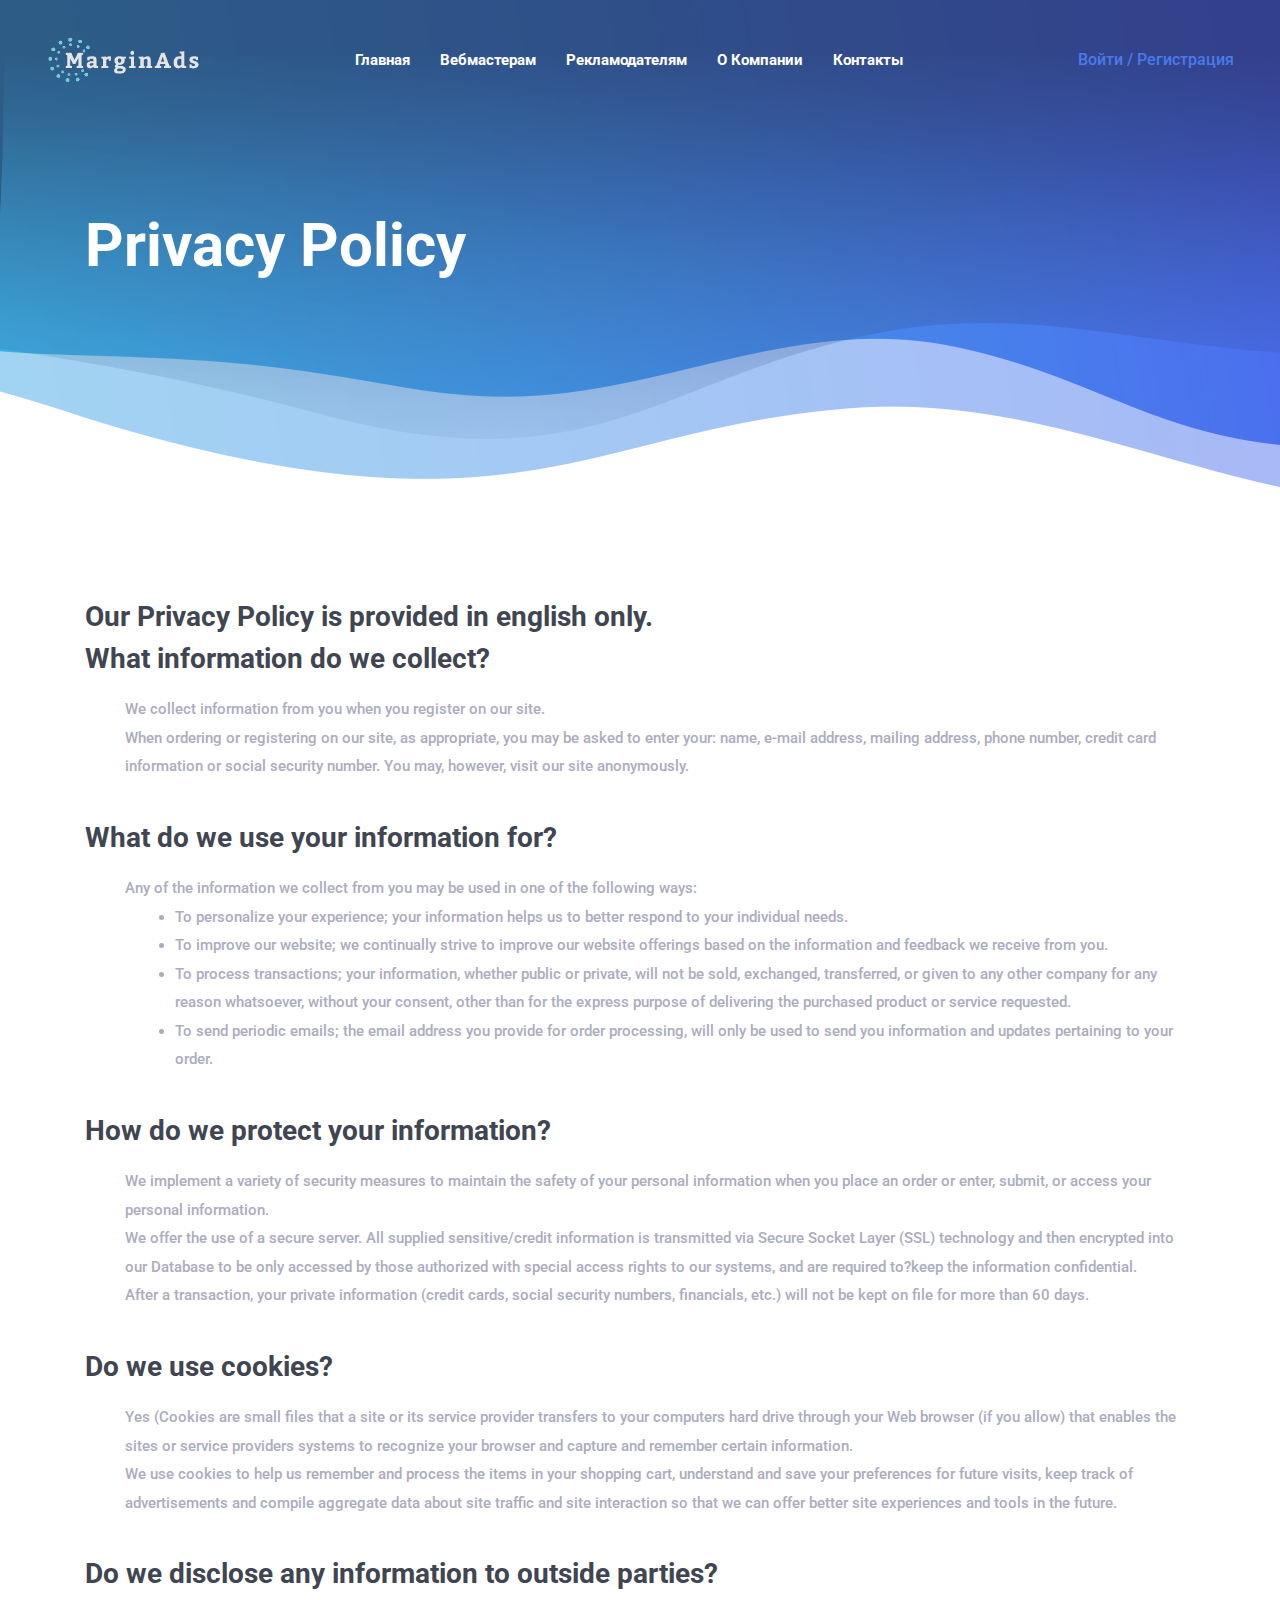
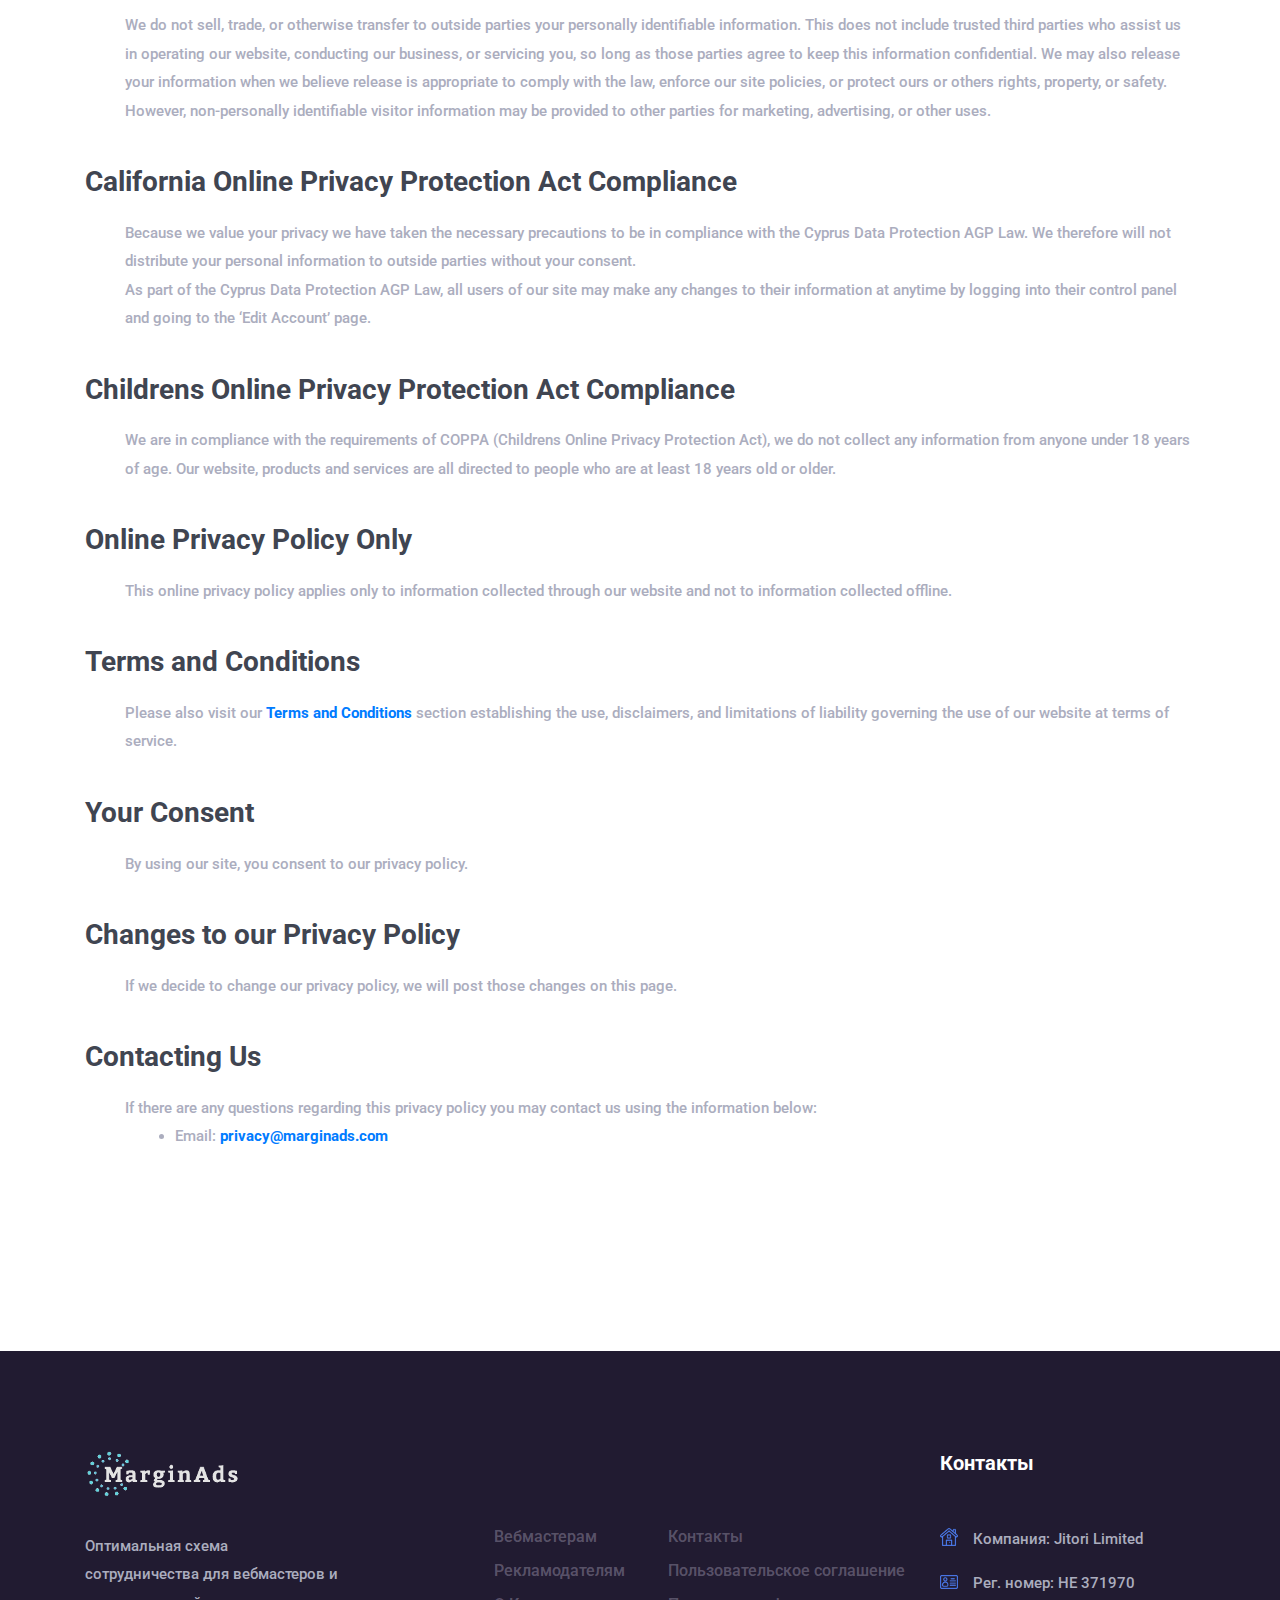
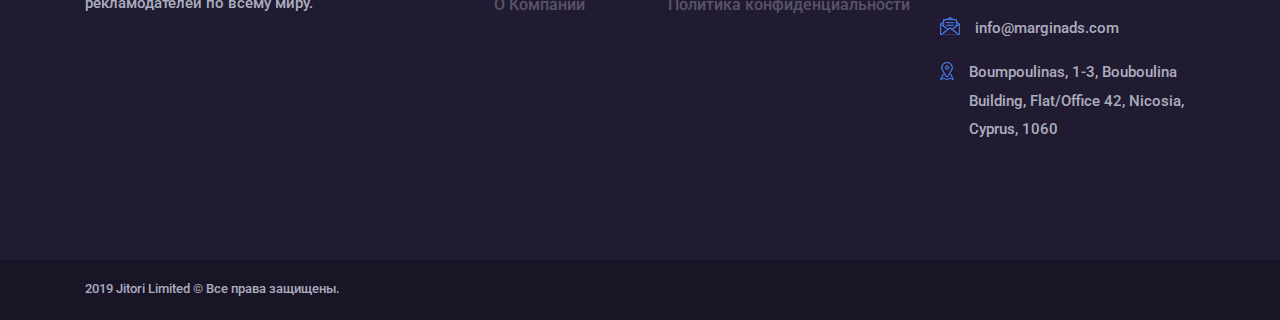
<file: privacy.html>
<!DOCTYPE html>
<html lang="en">

<head>
    <meta charset="UTF-8">
    <meta name="description" content="">
    <meta http-equiv="X-UA-Compatible" content="IE=edge">
    <meta name="viewport" content="width=device-width, initial-scale=1, shrink-to-fit=no">
    <title>MarginAds | Политика конфиденциальности</title>
    <meta name="description" content="MarginAds - партнерская CPA-сеть с хорошими отчислениями. Политика защиты персональных данных о пользователе." />
    <link rel="icon" href="img/core-img/favicon.png">
    <link href="style.css" rel="stylesheet">
    <link href="css/responsive.css" rel="stylesheet">
</head>

<body>
    <div id="preloader">
        <div class="mosh-preloader"></div>
    </div>

    <header class="header_area">
        <div class="container-fluid h-100">
            <div class="row h-100">
                <div class="col-12 h-100">
                    <div class="menu_area h-100">
                        <nav class="navbar h-100 navbar-expand-lg align-items-center">
                            <a class="navbar-brand" href="index.html"><img src="img/core-img/logo.png" alt="logo"></a>

                            <button class="navbar-toggler" type="button" data-toggle="collapse" data-target="#mosh-navbar" aria-controls="mosh-navbar" aria-expanded="false" aria-label="Toggle navigation"><span class="navbar-toggler-icon"></span></button>

                            <div class="collapse navbar-collapse justify-content-end" id="mosh-navbar">
                                <ul class="navbar-nav animated" id="nav">
                                    <li class="nav-item"><a class="nav-link" href="index.html">Главная</a></li>
                                    <li class="nav-item"><a class="nav-link" href="publishers.html">Вебмастерам</a></li>
                                    <li class="nav-item"><a class="nav-link" href="advertisers.html">Рекламодателям</a></li>
                                    <li class="nav-item"><a class="nav-link" href="about.html">О Компании</a></li>
                                    <li class="nav-item"><a class="nav-link" href="contact.html">Контакты</a></li>
                                </ul>
                        
                                <div class="search-button">
                                    <a href="#" id="search-btn"></a>
                                </div>
                                <div class="login-register-btn">

<!-- Добавить ссылку на кабинет -->

                                    <a href="#">Войти</a>
                                    <a href="#">/ Регистрация</a>
                                </div>
                            </div>
                        </nav>
                    </div>
                </div>
            </div>
        </div>
    </header>

    <div class="mosh-breadcumb-area" style="background-image: url(img/core-img/breadcumb.png);">
        <div class="container h-100">
            <div class="row h-100 align-items-center">
                <div class="col-12">
                    <div class="bradcumbContent">
                        <h2>Privacy Policy</h2>
                    </div>
                </div>
            </div>
        </div>
    </div>

    <section class="blog-area section_padding_100">
        <div class="container">
            <div class="row">
                <div class="col-12 col-md-12">
                    <div class="single-blog wow fadeInUp" data-wow-delay="0.2s">
                        <h3 class="terms-title">Our Privacy Policy is provided in english only.</h3>
             
                        <h3>What information do we collect?</h3>

                        <ol>
                          <li>We collect information from you when you register on our site.</li> 
                          <li>When ordering or registering on our site, as appropriate, you may be asked to enter your: name, e-mail address, mailing address, phone number, credit card information or social security number. You may, however, visit our site anonymously.</li>        
                        </ol>

                        <h3>What do we use your information for?</h3>

                         <ol>
                          <li>Any of the information we collect from you may be used in one of the following ways:          
                            <ul>
                              <li class="circle">To personalize your experience; your information helps us to better respond to your individual needs.</li> 
                              <li class="circle">To improve our website; we continually strive to improve our website offerings based on the information and feedback we receive from you.</li> 
                              <li class="circle">To process transactions; your information, whether public or private, will not be sold, exchanged, transferred, or given to any other company for any reason whatsoever, without your consent, other than for the express purpose of delivering the purchased product or service requested.</li> 
                              <li class="circle">To send periodic emails; the email address you provide for order processing, will only be used to send you information and updates pertaining to your order.</li> 
                            </ul>
                          </li> 
                        </ol>

                        <h3>How do we protect your information?</h3>

                         <ol> 
                          <li>We implement a variety of security measures to maintain the safety of your personal information when you place an order or enter, submit, or access your personal information.</li> 
                          <li>We offer the use of a secure server. All supplied sensitive/credit information is transmitted via Secure Socket Layer (SSL) technology and then encrypted into our Database to be only accessed by those authorized with special access rights to our systems, and are required to?keep the information confidential.</li>  
                          <li>After a transaction, your private information (credit cards, social security numbers, financials, etc.) will not be kept on file for more than 60 days.</li>   
                        </ol>

                        <h3>Do we use cookies?</h3>

                         <ol> 
                          <li>Yes (Cookies are small files that a site or its service provider transfers to your computers hard drive through your Web browser (if you allow) that enables the sites or service providers systems to recognize your browser and capture and remember certain information.</li> 
                          <li>We use cookies to help us remember and process the items in your shopping cart, understand and save your preferences for future visits, keep track of advertisements and compile aggregate data about site traffic and site interaction so that we can offer better site experiences and tools in the future.</li>    
                        </ol>

                        <h3>Do we disclose any information to outside parties?</h3>

                         <ol> 
                          <li>We do not sell, trade, or otherwise transfer to outside parties your personally identifiable information. This does not include trusted third parties who assist us in operating our website, conducting our business, or servicing you, so long as those parties agree to keep this information confidential. We may also release your information when we believe release is appropriate to comply with the law, enforce our site policies, or protect ours or others rights, property, or safety. However, non-personally identifiable visitor information may be provided to other parties for marketing, advertising, or other uses.</li>  
                        </ol>

                        <h3>California Online Privacy Protection Act Compliance</h3>

                         <ol> 
                          <li>Because we value your privacy we have taken the necessary precautions to be in compliance with the Cyprus Data Protection AGP Law. We therefore will not distribute your personal information to outside parties without your consent.</li> 
                          <li>As part of the Cyprus Data Protection AGP Law, all users of our site may make any changes to their information at anytime by logging into their control panel and going to the ‘Edit Account’ page.</li>  
                        </ol>

                         <h3>Childrens Online Privacy Protection Act Compliance</h3>

                         <ol> 
                          <li>We are in compliance with the requirements of COPPA (Childrens Online Privacy Protection Act), we do not collect any information from anyone under 18 years of age. Our website, products and services are all directed to people who are at least 18 years old or older.</li>   
                        </ol>

                         <h3>Online Privacy Policy Only</h3>

                         <ol> 
                          <li>This online privacy policy applies only to information collected through our website and not to information collected offline.</li>   
                        </ol>

                         <h3>Terms and Conditions</h3>

                         <ol> 
                          <li>Please also visit our <a href="agreement.html">Terms and Conditions</a> section establishing the use, disclaimers, and limitations of liability governing the use of our website at terms of service.</li>   
                        </ol>

                         <h3>Your Consent</h3>

                         <ol> 
                          <li>By using our site, you consent to our privacy policy.</li>    
                        </ol>

                         <h3>Changes to our Privacy Policy</h3>

                         <ol> 
                          <li>If we decide to change our privacy policy, we will post those changes on this page.</li>  
                        </ol>

                        <h3>Contacting Us</h3>

                         <ol> 
                          <li>If there are any questions regarding this privacy policy you may contact us using the information below:</li> 
                            <ul>
                              <li class="circle">Email: <a href="mailto:privacy@marginads.com">privacy@marginads.com</a></li> 
                            </ul>  
                        </ol>



                    </div>
                </div>
            </div>
        </div>
    </section>

    <footer class="footer-area clearfix">
        <div class="top-footer-area section_padding_100_0">
            <div class="container">
                <div class="row">
                    <div class="col-12 col-sm-6 col-lg-3">
                        <div class="single-footer-widget mb-100">
                            <a href="#" class="mb-35 d-block"><img src="img/core-img/logo.png" alt=""></a>
                            <p>Оптимальная схема сотрудничества для вебмастеров и рекламодателей по всему миру.</p>
                        </div>
                    </div>
                    <div class="col-12 col-sm-6 col-lg-3">
                        <div class="single-footer-widget mb-100 fl-right">
                            <h5><span class="no">Меню</span></h5>
                            <ul>
                                <li><a href="publishers.html">Вебмастерам</a></li>
                                <li><a href="advertisers.html">Рекламодателям</a></li>
                                <li><a href="about.html">О Компании</a></li>
                            </ul>
                        </div>
                    </div>

                    <div class="col-12 col-sm-6 col-lg-3">
                        <div class="single-footer-widget mb-100 fl-right">
                            <h5><span class="no">Меню</span></h5>
                            <ul>
                                <li><a href="contact.html">Контакты</a></li>
                                <li><a href="agreement.html">Пользовательское соглашение</a></li>
                                <li><a href="privacy.html">Политика конфиденциальности</a></li>
                                
                            </ul>
                        </div>
                    </div>
                    
                    <div class="col-12 col-sm-6 col-lg-3">
                        <div class="single-footer-widget mb-100">
                            <h5>Контакты</h5>
                            <div class="footer-single-contact-info d-flex">
                                <div class="contact-icon">
                                    <img src="img/core-img/24.png" alt="">
                                </div>
                                <p>Компания: Jitori Limited</p>
                            </div>
                            <div class="footer-single-contact-info d-flex">
                                <div class="contact-icon">
                                    <img src="img/core-img/25.png" alt="">
                                </div>
                                <p>Рег. номер: HE 371970</p>
                            </div>
                             <div class="footer-single-contact-info d-flex">
                                <div class="contact-icon">
                                    <img src="img/core-img/27.png" alt="">
                                </div>
                                <p><a href="mailto:info@marginads.com" class="contact-data">info@marginads.com</a></p>
                            </div>
                            <div class="footer-single-contact-info d-flex">
                                <div class="contact-icon">
                                    <img src="img/core-img/28.png" alt="">
                                </div>
                                <p>Boumpoulinas, 1-3, Bouboulina <br>Building, Flat/Office 42, Nicosia, <br>Cyprus, 1060</p>
                            </div>
                        </div>
                    </div>
                </div>
            </div>
        </div>

        <div class="footer-bottom-area">
            <div class="container h-100">
                <div class="row h-100">
                    <div class="col-12 h-100">
                        <div class="footer-bottom-content h-100 d-md-flex justify-content-between align-items-center ">
                            <div class="copyright-text">
                                <p>2019 Jitori Limited &copy; Все права защищены.</a></p>
                            </div>
                        </div>
                    </div>
                </div>
            </div>
        </div>
    </footer>

    <script src="js/jquery-2.2.4.min.js"></script>
    <script src="js/popper.min.js"></script>
    <script src="js/bootstrap.min.js"></script>
    <script src="js/plugins.js"></script>
    <script src="js/active.js"></script>
</body>

</html>
</file>
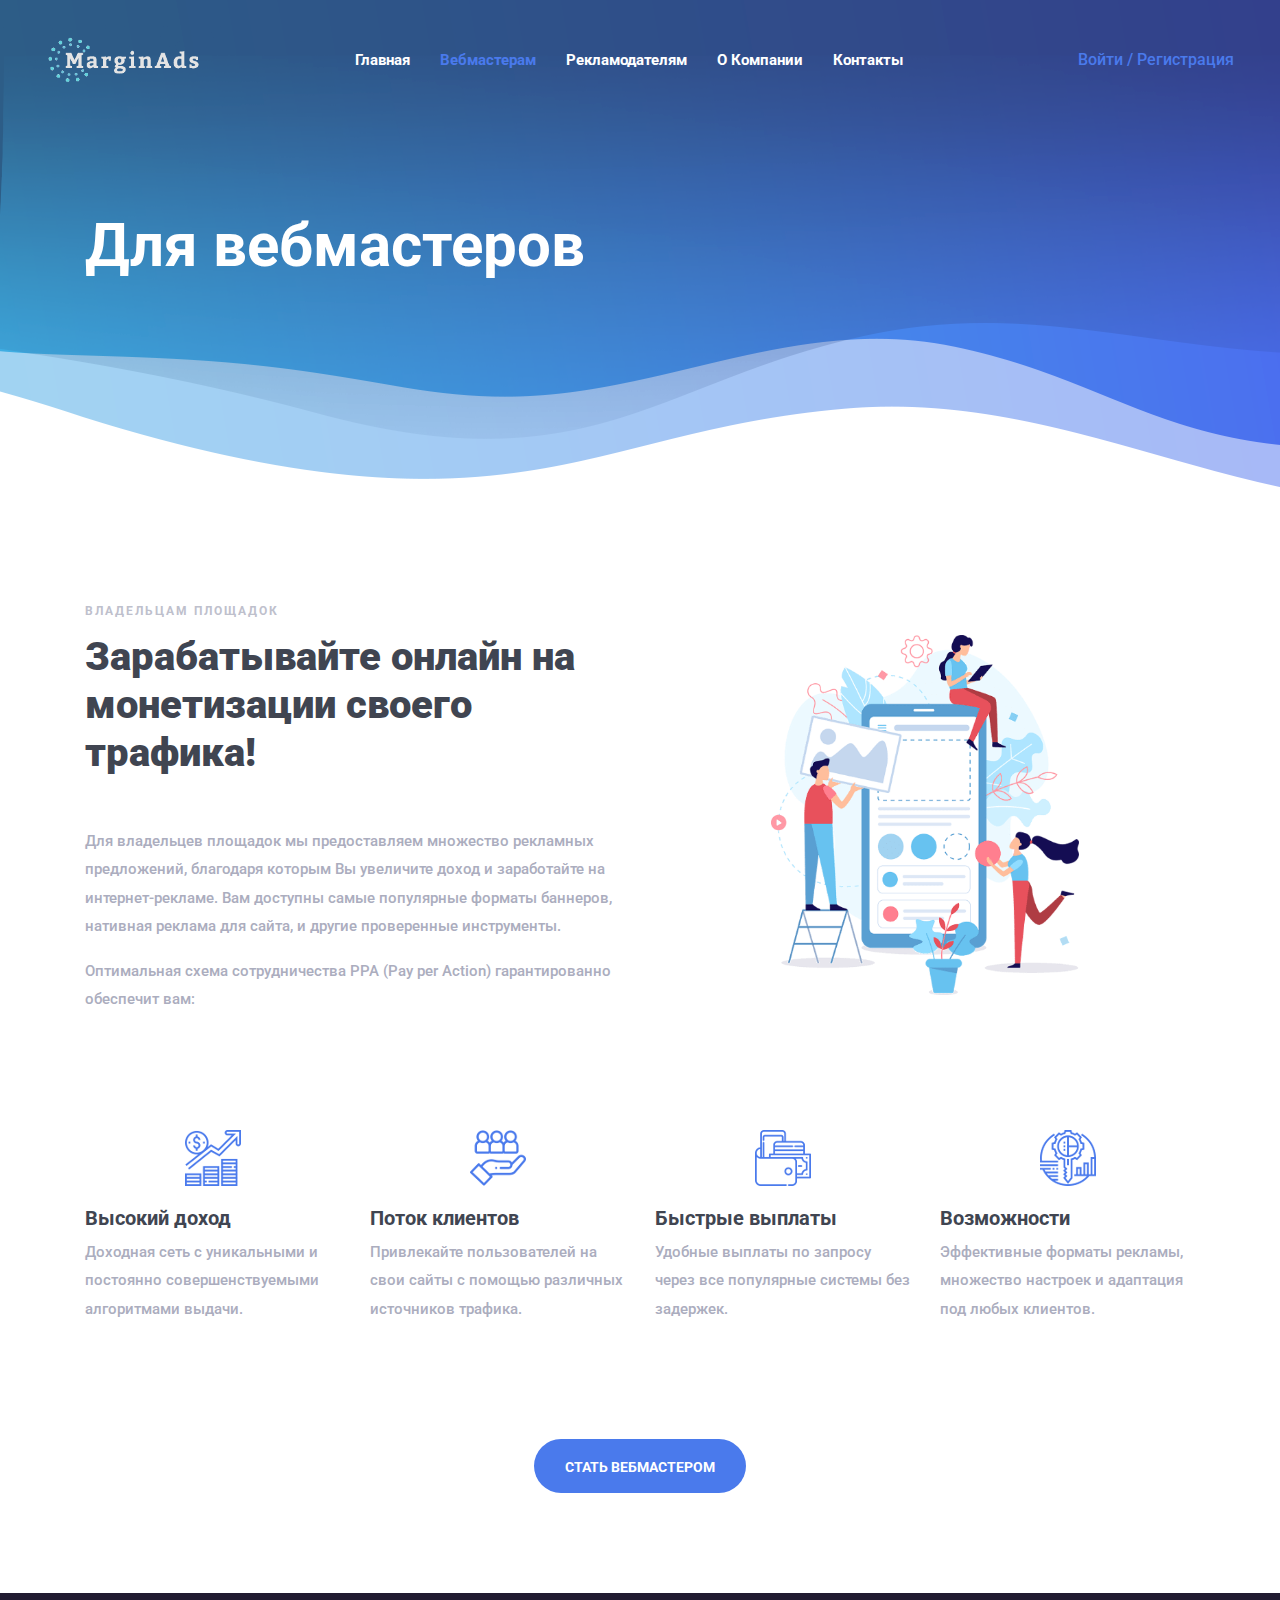
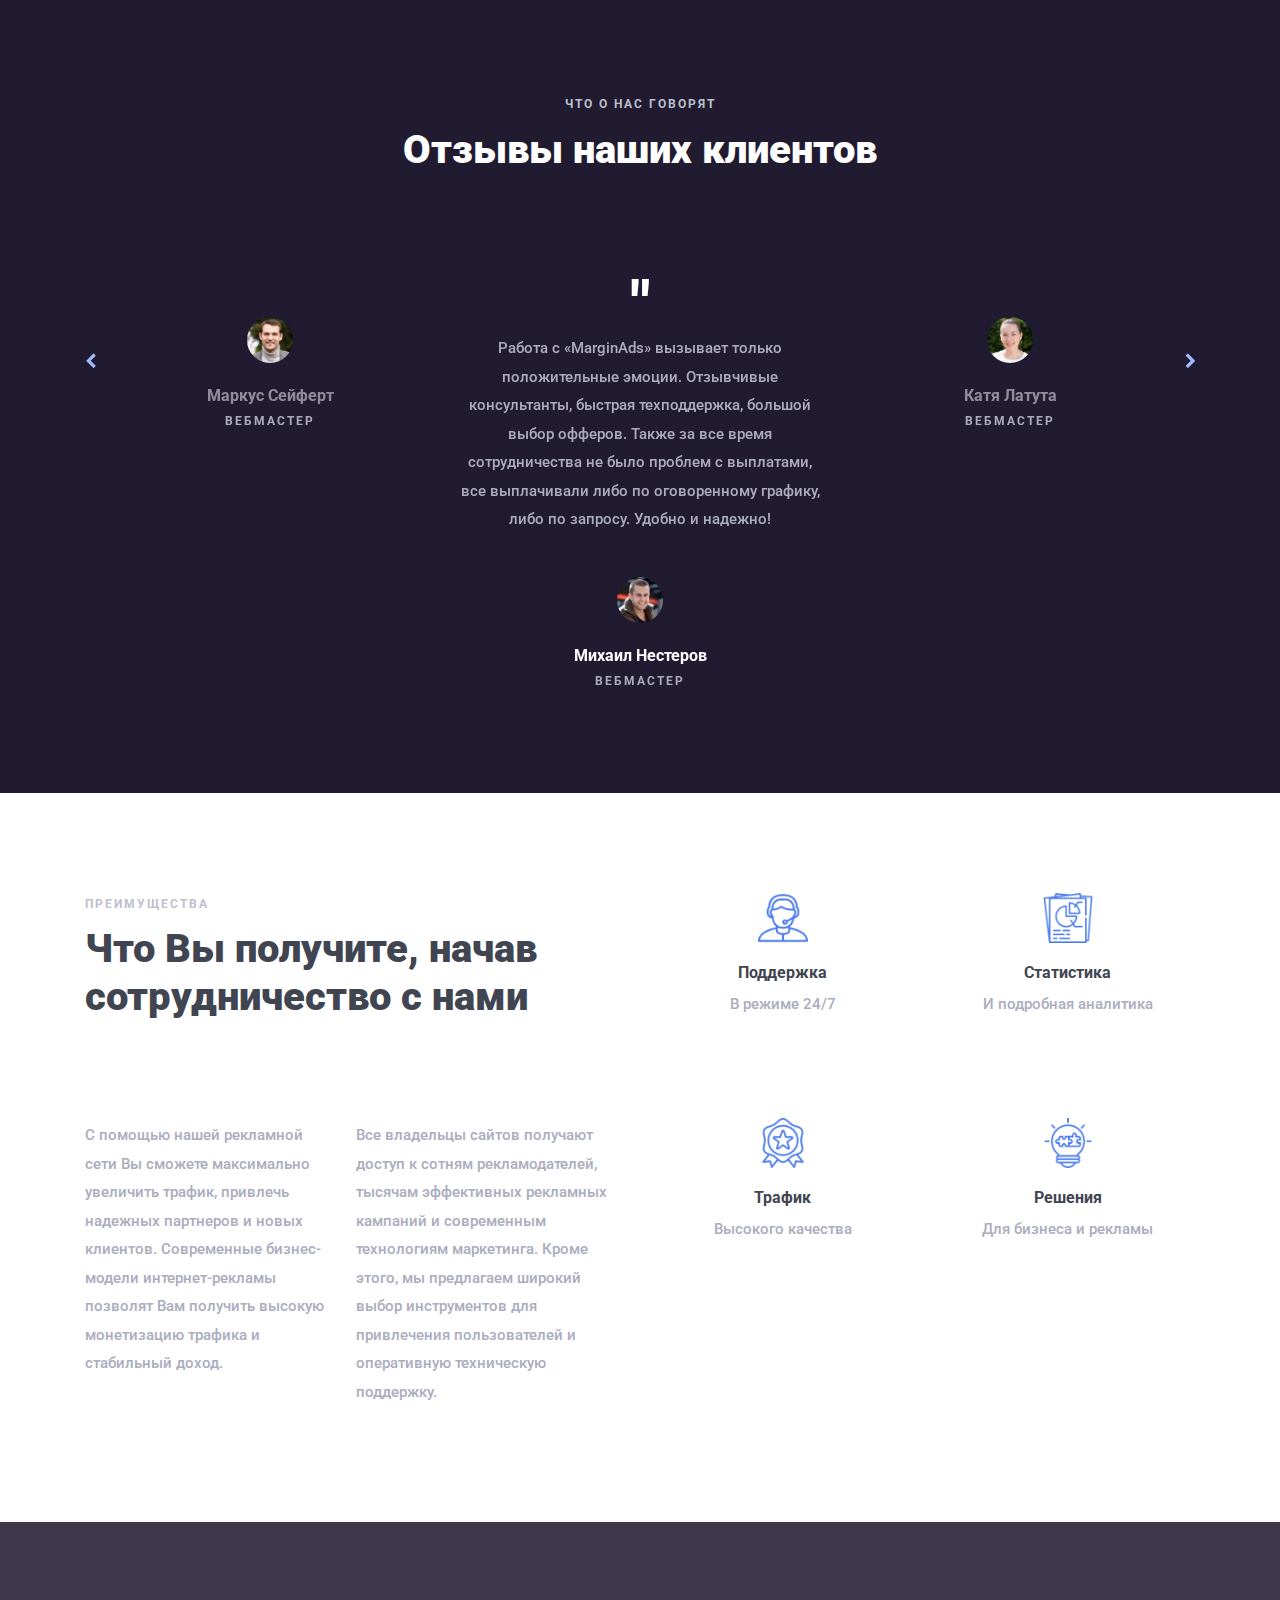
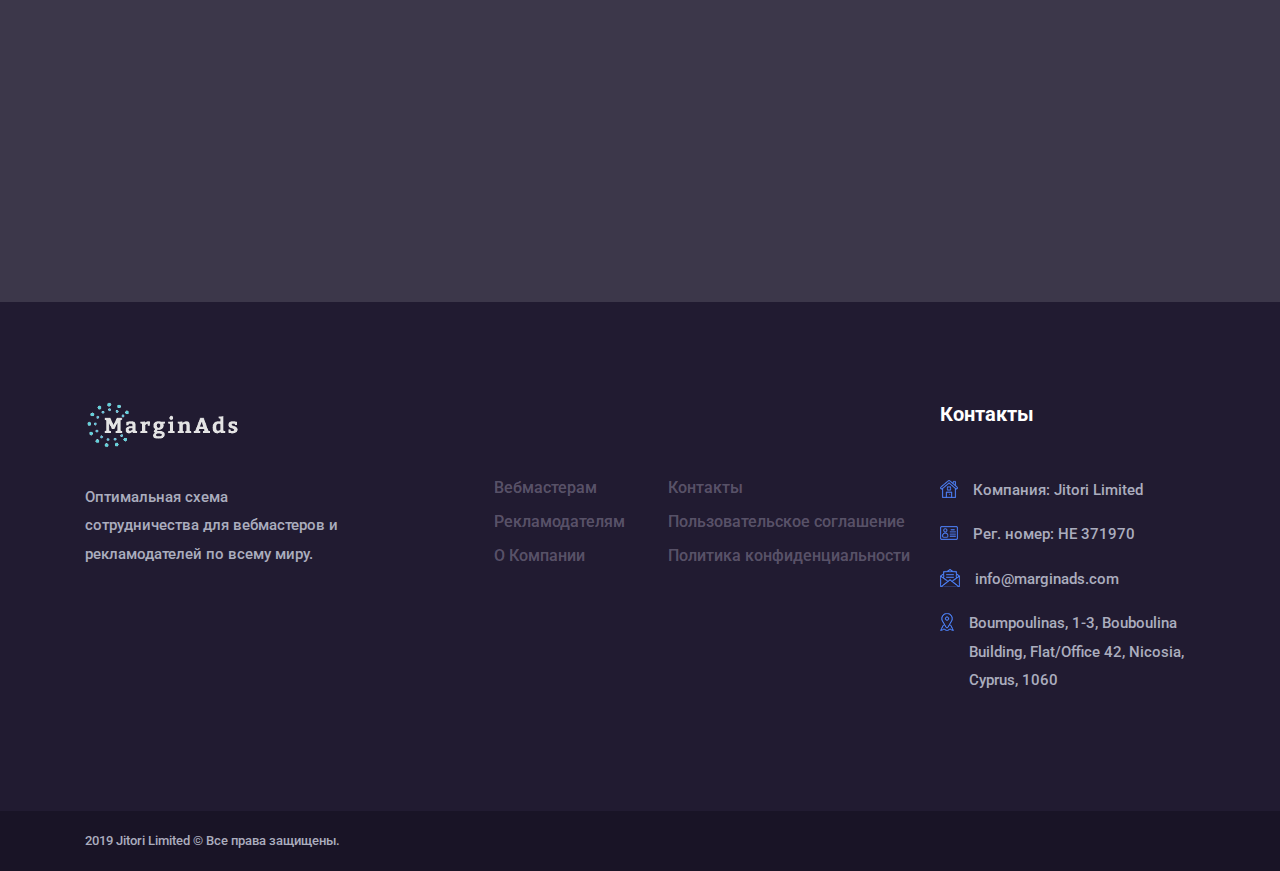
<file: publishers.html>
<!DOCTYPE html>
<html lang="en">

<head>
    <meta charset="UTF-8">
    <meta name="description" content="">
    <meta http-equiv="X-UA-Compatible" content="IE=edge">
    <meta name="viewport" content="width=device-width, initial-scale=1, shrink-to-fit=no">
    <title>MarginAds | Вебмастерам</title>
    <meta name="description" content="Множество рекламных предложений для владельцев площадок. Гарантируем высокий доход благодаря оптимальной схеме сотрудничества PPA." />
    <link rel="icon" href="img/core-img/favicon.png">
    <link href="style.css" rel="stylesheet">
    <link href="css/responsive.css" rel="stylesheet">
</head>

<body>
    <div id="preloader">
        <div class="mosh-preloader"></div>
    </div>

    <header class="header_area">
        <div class="container-fluid h-100">
            <div class="row h-100">
                <div class="col-12 h-100">
                    <div class="menu_area h-100">
                        <nav class="navbar h-100 navbar-expand-lg align-items-center">
                            <a class="navbar-brand" href="index.html"><img src="img/core-img/logo.png" alt="logo"></a>

                            <button class="navbar-toggler" type="button" data-toggle="collapse" data-target="#mosh-navbar" aria-controls="mosh-navbar" aria-expanded="false" aria-label="Toggle navigation"><span class="navbar-toggler-icon"></span></button>

                            <div class="collapse navbar-collapse justify-content-end" id="mosh-navbar">
                                <ul class="navbar-nav animated" id="nav">
                                    <li class="nav-item"><a class="nav-link" href="index.html">Главная</a></li>
                                    <li class="nav-item active"><a class="nav-link" href="publishers.html">Вебмастерам</a></li>
                                    <li class="nav-item"><a class="nav-link" href="advertisers.html">Рекламодателям</a></li>
                                    <li class="nav-item"><a class="nav-link" href="about.html">О Компании</a></li>
                                    <li class="nav-item"><a class="nav-link" href="contact.html">Контакты</a></li>
                                </ul>
                                <div class="search-button">
                                    <a href="#" id="search-btn"></a>
                                </div>
                                <div class="login-register-btn">

<!-- Добавить ссылку на кабинет -->

                                    <a href="#">Войти</a>
                                    <a href="#">/ Регистрация</a>
                                </div>
                            </div>
                        </nav>
                    </div>
                </div>
            </div>
        </div>
    </header>

    <div class="mosh-breadcumb-area" style="background-image: url(img/core-img/breadcumb.png);">
        <div class="container h-100">
            <div class="row h-100 align-items-center">
                <div class="col-12">
                    <div class="bradcumbContent">
                        <h2>Для вебмастеров</h2>
                    </div>
                </div>
            </div>
        </div>
    </div>

    <section class="mosh-aboutUs-area section_padding_100_0">
        <div class="container">
            <div class="row align-items-center">
                <div class="col-12 col-md-6">
                    <div class="mosh-about-us-content">
                        <div class="section-heading">
                            <p>Владельцам площадок</p>
                            <h2>Зарабатывайте онлайн на монетизации своего трафика!</h2>
                        </div>
                        <p>Для владельцев площадок мы предоставляем множество рекламных предложений, благодаря которым Вы увеличите доход и заработайте на интернет-рекламе. Вам доступны самые популярные форматы баннеров, нативная реклама для сайта, и другие проверенные инструменты.</p>
                        <p>Оптимальная схема сотрудничества PPA (Pay per Action) гарантированно обеспечит вам:</p>
                    </div>
                </div>
                <div class="col-12 col-md-6">
                    <div class="mosh-about-us-thumb wow fadeInUp" data-wow-delay="0.5s">
                        <img src="img/bg-img/webmasters01.png" alt="">
                    </div>
                </div>
            </div>
        </div>
    </section>


    <section class="mosh--services-area section_padding_100">
        <div class="container">
            <div class="row">
                <div class="col-12 col-sm-6 col-md-3">
                    <div class="single-feature-area d-flex mb-100">
                        <div class="feature-content">
                            <img src="img/core-img/09.png" class="text-icon">
                            <h5>Высокий доход</h5>
                            <p>Доходная сеть с уникальными и постоянно совершенствуемыми алгоритмами выдачи.</p>
                        </div>
                    </div>
                </div>
                <div class="col-12 col-sm-6 col-md-3">
                    <div class="single-feature-area d-flex mb-100">
                        <div class="feature-content">
                            <img src="img/core-img/10.png" class="text-icon">
                            <h5>Поток клиентов</h5>
                            <p>Привлекайте пользователей на свои сайты с помощью различных источников трафика.</p>
                        </div>
                    </div>
                </div>
                <div class="col-12 col-sm-6 col-md-3">
                    <div class="single-feature-area d-flex mb-100">
                        <div class="feature-content">
                            <img src="img/core-img/11.png" class="text-icon">
                            <h5>Быстрые выплаты</h5>
                            <p>Удобные выплаты по запросу через все популярные системы без задержек.</p>
                        </div>
                    </div>
                </div>
                <div class="col-12 col-sm-6 col-md-3">
                    <div class="single-feature-area d-flex mb-100">
                        <div class="feature-content">
                            <img src="img/core-img/12.png" class="text-icon">
                            <h5>Возможности</h5>
                            <p>Эффективные форматы рекламы, множество настроек и адаптация под любых клиентов.</p>
                        </div>
                    </div>
                </div>
            </div>

            <div class="row">
                <div class="col-12 text-center">

<!-- Тут ссылка на кабинет вебмастера -->

                    <a href="#" target="_blank" class="btn mosh-btn">Стать вебмастером</a>
                </div>
            </div>
        </div>
    </section>

    <section class="mosh-clients-testimonials-area section_padding_100">
        <div class="container">
            <div class="row">
                <div class="col-12">
                    <div class="section-heading text-center">
                        <p>Что о нас говорят</p>
                        <h2>Отзывы наших клиентов</h2>
                    </div>
                </div>
            </div>

            <div class="row">
                <div class="col-12">
                    <div class="testimonials-slides owl-carousel">
                        <div class="single-testimonial-area text-center">
                            <div class="testimonial-content">
                                <span>"</span>
                                <p>Работа с «MarginAds» вызывает только положительные эмоции. Отзывчивые консультанты, быстрая техподдержка, большой выбор офферов. Также за все время сотрудничества не было проблем с выплатами, все выплачивали либо по оговоренному графику, либо по запросу. Удобно и надежно!</p>
                            </div>
                            <div class="testimonials-meta">
                                <div class="testimonial-thumb bg-img" style="background-image: url(img/bg-img/client01.jpg);"></div>
                                <h6>Михаил Нестеров</h6>
                                <p>Вебмастер</p>
                            </div>
                        </div>

                        <div class="single-testimonial-area text-center">
                            <div class="testimonial-content">
                                <span>"</span>
                                <p>Работаю с «MarginAds» уже около года. Радует, что всегда есть эксклюзивные офферы. Удобный личный кабинет, все сделано на профессиональном уровне. Также хочу похвалить работу тех.поддержки. Рекомендую всем друзьям и уже многих привела сюда.</p>
                            </div>
                            <div class="testimonials-meta">
                                <div class="testimonial-thumb bg-img" style="background-image: url(img/bg-img/client02.jpg);"></div>
                                <h6>Катя Латута</h6>
                                <p>Вебмастер</p>
                            </div>
                        </div>

                        <div class="single-testimonial-area text-center">
                            <div class="testimonial-content">
                                <span>"</span>
                                <p>В «MarginAds» хотелось бы отметить хорошие офферы, высокие ставки. С выплатами проблем не было, все вовремя. Есть возможность просмотра всех графиков и статистики. Удалось поднять свой заработок на 65% от ежемесячного дохода. С удовольствием рекомендую «MarginAds» к сотрудничеству!</p>
                            </div>
                            <div class="testimonials-meta">
                                <div class="testimonial-thumb bg-img" style="background-image: url(img/bg-img/client03.jpg);"></div>
                                <h6>Стивен Блейн</h6>
                                <p>Вебмастер</p>
                            </div>
                        </div>

                        <div class="single-testimonial-area text-center">
                            <div class="testimonial-content">
                                <span>"</span>
                                <p>Работаю с «MarginAds» достаточно давно, практически с самого начала карьеры и уже довольно хорошо знаком с создателями сети. Ребята легкие в общении, всегда готовы помочь и дать совет. Есть действительно хорошие офферы. С выплатами один раз была задержка, но это не критично. В целом все нравится!</p>
                            </div>
                            <div class="testimonials-meta">
                                <div class="testimonial-thumb bg-img" style="background-image: url(img/bg-img/client04.jpg);"></div>
                                <h6>Маркус Сейферт</h6>
                                <p>Вебмастер</p>
                            </div>
                        </div>

                    </div>
                </div>
            </div>
        </div>
    </section>

    <section class="service-skills-area section_padding_100">
        <div class="container">
            <div class="row">
                <div class="col-12 col-md-6">
                    <div class="service-skills-content">
                        <div class="section-heading">
                            <p>Преимущества</p>
                            <h2>Что Вы получите, начав сотрудничество с нами</h2>
                        </div>
                        <div class="skills-text d-flex">
                            <p>С помощью нашей рекламной сети Вы сможете максимально увеличить трафик, привлечь надежных партнеров и новых клиентов. Современные бизнес-модели интернет-рекламы позволят Вам получить высокую монетизацию трафика и стабильный доход.</p>
                            <p>Все владельцы сайтов получают доступ к сотням рекламодателей, тысячам эффективных рекламных кампаний и современным технологиям маркетинга. Кроме этого, мы предлагаем широкий выбор инструментов для привлечения пользователей и оперативную техническую поддержку.</p>
                        </div>
                    </div>
                </div>

                     <div class="col-12 col-md-6">
                    <div class="row">
                        <div class="col-6">
                            <div class="single-pie-bar text-center mb-100" data-percent="75">
                                <img src="img/core-img/13.png" width="50" height="50" class="mb20">
                                <h6>Поддержка</h6>
                                <p>В режиме 24/7</p>
                            </div>
                        </div>
                        <div class="col-6">
                            <div class="single-pie-bar text-center mb-100" data-percent="83">
                                <img src="img/core-img/14.png" width="50" height="50" class="mb20">
                                <h6>Статистика</h6>
                                <p>И подробная аналитика</p>
                            </div>
                        </div>
                        <div class="col-6">
                            <div class="single-pie-bar text-center mb-100" data-percent="25">
                                <img src="img/core-img/15.png" width="50" height="50" class="mb20">
                                <h6>Трафик</h6>
                                <p>Высокого качества</p>
                            </div>
                        </div>
                        <div class="col-6">
                            <div class="single-pie-bar text-center mb-100" data-percent="75">
                                <img src="img/core-img/16.png" width="50" height="50" class="mb20">
                                <h6>Решения</h6>
                                <p>Для бизнеса и рекламы</p>
                            </div>
                        </div>
                    </div>
                </div>
            </div>
        </div>
    </section>

    <section class="mosh-call-to-action-area bg-img bg-overlay section_padding_100" style="background-image: url(img/bg-img/cta.jpg);">
        <div class="container">
            <div class="row">
                <div class="col-12">
                    <div class="cta-content text-center wow fadeIn" data-wow-delay="0.5s">
                        <div class="section-heading">
                            <p>Нужна помощь?</p>
                            <h2>Мы всегда готовы ответить на Ваши вопросы!</h2>
                            <a href="contact.html" class="btn mosh-btn">Напишите нам</a>
                        </div>
                    </div>
                </div>
            </div>
        </div>
    </section>

      <footer class="footer-area clearfix">
        <div class="top-footer-area section_padding_100_0">
            <div class="container">
                <div class="row">
                    <div class="col-12 col-sm-6 col-lg-3">
                        <div class="single-footer-widget mb-100">
                            <a class="mb-35 d-block"><img src="img/core-img/logo.png" alt=""></a>
                            <p>Оптимальная схема сотрудничества для вебмастеров и рекламодателей по всему миру.</p>
                        </div>
                    </div>
                    <div class="col-12 col-sm-6 col-lg-3">
                        <div class="single-footer-widget mb-100 fl-right">
                            <h5><span class="no">Меню</span></h5>
                            <ul>
                                <li><a href="publishers.html">Вебмастерам</a></li>
                                <li><a href="advertisers.html">Рекламодателям</a></li>
                                <li><a href="about.html">О Компании</a></li>
                            </ul>
                        </div>
                    </div>

                    <div class="col-12 col-sm-6 col-lg-3">
                        <div class="single-footer-widget mb-100 fl-right">
                            <h5><span class="no">Меню</span></h5>
                            <ul>
                                <li><a href="contact.html">Контакты</a></li>
                                <li><a href="agreement.html">Пользовательское соглашение</a></li>
                                <li><a href="privacy.html">Политика конфиденциальности</a></li>
                                
                            </ul>
                        </div>
                    </div>
                    
                    <div class="col-12 col-sm-6 col-lg-3">
                        <div class="single-footer-widget mb-100">
                            <h5>Контакты</h5>
                            <div class="footer-single-contact-info d-flex">
                                <div class="contact-icon">
                                    <img src="img/core-img/24.png" alt="">
                                </div>
                                <p>Компания: Jitori Limited</p>
                            </div>
                            <div class="footer-single-contact-info d-flex">
                                <div class="contact-icon">
                                    <img src="img/core-img/25.png" alt="">
                                </div>
                                <p>Рег. номер: HE 371970</p>
                            </div>
                             <div class="footer-single-contact-info d-flex">
                                <div class="contact-icon">
                                    <img src="img/core-img/27.png" alt="">
                                </div>
                                <p><a href="mailto:info@marginads.com" class="contact-data">info@marginads.com</a></p>
                            </div>
                            <div class="footer-single-contact-info d-flex">
                                <div class="contact-icon">
                                    <img src="img/core-img/28.png" alt="">
                                </div>
                                <p>Boumpoulinas, 1-3, Bouboulina <br>Building, Flat/Office 42, Nicosia, <br>Cyprus, 1060</p>
                            </div>
                        </div>
                    </div>
                </div>
            </div>
        </div>

        <div class="footer-bottom-area">
            <div class="container h-100">
                <div class="row h-100">
                    <div class="col-12 h-100">
                        <div class="footer-bottom-content h-100 d-md-flex justify-content-between align-items-center ">
                            <div class="copyright-text">
                                <p>2019 Jitori Limited &copy; Все права защищены.</a></p>
                            </div>
                        </div>
                    </div>
                </div>
            </div>
        </div>
    </footer>

    <script src="js/jquery-2.2.4.min.js"></script>
    <script src="js/popper.min.js"></script>
    <script src="js/bootstrap.min.js"></script>
    <script src="js/plugins.js"></script>
    <script src="js/active.js"></script>
</body>

</html>
</file>
<file: style.css>
/* [Master Stylesheet] */

/* ------------------------------------------------
:: Template Name: Mosh - Creative Business Template
:: Template Author: Colorlib
:: Template Author URI: https://colorlib.com
:: Description: Mosh - is a Creative Business Template. It's very clean, creative & beautiful. It's super responsive & ultra light.
:: Tags: Colorlib, App Landing, Apps, Responsive App Landing, Bootstrap 4, Free Theme, Free HTML Template, HTML5 Template etc.
:: Version: v1.0.0
:: Created: 01/02/2018
------------------------------------------------ */

@import url('https://fonts.googleapis.com/css?family=Roboto:400,500,700,900');

@import 'css/bootstrap.min.css';
@import 'css/owl.carousel.min.css';
@import 'css/animate.css';
@import 'css/magnific-popup.css';
@import 'css/font-awesome.min.css';

/* --------------------------
:: 1.0 Base CSS Start
-------------------------- */

* {
    margin: 0;
    padding: 0;
}

body,
html {
    font-family: 'Roboto', sans-serif;
}

h1,
h2,
h3,
h4,
h5,
h6 {
    font-family: 'Roboto', sans-serif;
    font-weight: 700;
    color: #404551;
    line-height: 1.2;
}

a,
a:hover,
a:focus,
a:active {
    font-weight: 700;
    text-decoration: none;
    -webkit-transition-duration: 500ms;
    transition-duration: 500ms;
}

li {
    list-style: none;
}

p {
    font-family: 'Roboto', sans-serif;
    color: #abadbe;
    font-size: 15px;
    font-weight: 500;
    margin-top: 0;
    line-height: 1.9;
}

ul{
    margin: 0;
    padding: 0;
}

ol {
    font-family: 'Roboto', sans-serif;
    color: #abadbe;
    font-size: 15px;
    font-weight: 500;
    line-height: 1.9;
    margin: 20px 0 40px 40px;
    padding: 0;
}

.decimal {
    list-style: decimal;
}

.circle {
    list-style: disc;
    margin-left: 50px; 
}

img {
    max-width: 100%;
    height: auto;
}

.section_padding_100 {
    padding-top: 100px;
    padding-bottom: 100px;
}

.section_padding_100_0 {
    padding-top: 100px;
    padding-bottom: 0;
}

.section_padding_100_50 {
    padding-top: 100px;
    padding-bottom: 50px;
}

.section_padding_100_70 {
    padding-top: 100px;
    padding-bottom: 70px;
}

.section_padding_50 {
    padding-top: 50px;
    padding-bottom: 50px;
}

.section_padding_50_20 {
    padding-top: 50px;
    padding-bottom: 20px;
}

.section_padding_150 {
    padding-top: 150px;
    padding-bottom: 150px;
}

.section_padding_200 {
    padding-top: 200px;
    padding-bottom: 200px;
}

.section_padding_0_100 {
    padding-top: 0;
    padding-bottom: 100px;
}

.section_padding_70 {
    padding-top: 70px;
    padding-bottom: 70px;
}

.section_padding_0_50 {
    padding-top: 0;
    padding-bottom: 50px;
}

.mt-15 {
    margin-top: 15px;
}

.mt-30 {
    margin-top: 30px;
}

.mt-40 {
    margin-top: 40px;
}

.mt-50 {
    margin-top: 50px;
}

.mt-100 {
    margin-top: 100px;
}

.mt-150 {
    margin-top: 150px;
}

.mr-10 {
    margin-right: 10px;
}

.mr-15 {
    margin-right: 15px;
}

.mr-30 {
    margin-right: 30px;
}

.mr-50 {
    margin-right: 50px;
}

.mr-100 {
    margin-right: 100px;
}

.mb-15 {
    margin-bottom: 15px;
}

.mb-30 {
    margin-bottom: 30px;
}

.mb-50 {
    margin-bottom: 50px;
}

.mb-100 {
    margin-bottom: 100px;
}

.ml-15 {
    margin-left: 15px;
}

.ml-30 {
    margin-left: 30px;
}

.ml-50 {
    margin-left: 50px;
}

.ml-100 {
    margin-left: 100px;
}

#preloader {
    overflow: hidden;
    background-color: #211b31;
    height: 100%;
    left: 0;
    position: fixed;
    top: 0;
    width: 100%;
    z-index: 999999;
}

.mosh-preloader {
    overflow: hidden;
    -webkit-animation: 3000ms linear 0s normal none infinite running mosh-preloader;
    animation: 3000ms linear 0s normal none infinite running mosh-preloader;
    background-color: transparent;
    border-color: #f1f2f3 #f1f2f3 #4a7aec;
    border-radius: 50%;
    border-style: solid;
    border-width: 4px;
    height: 50px;
    left: calc(50% - 25px);
    position: relative;
    top: calc(50% - 25px);
    width: 50px;
    z-index: 9;
}

@-webkit-keyframes mosh-preloader {
    0% {
        -webkit-transform: rotate(0deg);
        transform: rotate(0deg);
    }
    100% {
        -webkit-transform: rotate(360deg);
        transform: rotate(360deg);
    }
}

@keyframes mosh-preloader {
    0% {
        -webkit-transform: rotate(0deg);
        transform: rotate(0deg);
    }
    100% {
        -webkit-transform: rotate(360deg);
        transform: rotate(360deg);
    }
}

#scrollUp {
    bottom: 0;
    font-size: 24px;
    right: 30px;
    width: 40px;
    background: #4a7aec;
    color: #fff;
    text-align: center;
    height: 40px;
    line-height: 38px;
    border-radius: 0;
    box-shadow: 2px 10px 8px rgba(0, 0, 0, 0.15);
}

.mosh-table {
    display: table;
    height: 100%;
    left: 0;
    position: relative;
    top: 0;
    width: 100%;
    z-index: 2;
}

.mosh-table-cell {
    display: table-cell;
    vertical-align: middle;
}

.section-heading {
    margin-bottom: 100px;
}

.section-heading > p {
    font-weight: 700;
    color: #bec0cc;
    font-size: 12px;
    margin-bottom: 10px;
    text-transform: uppercase;
    letter-spacing: 2px;
}

.section-heading > h2 {
    font-size: 40px;
    margin: 0;
    font-weight: 900;
}

.section-heading > h5 {
    font-size: 22px;
    color: #abadbe;
    line-height: 1.8;
    font-weight: 500;
}

.mosh-btn {
    background-color: #4a7aec;
    min-width: 150px;
    height: 54px;
    padding: 0 30px;
    border-radius: 70px;
    color: #fff;
    font-size: 14px;
    line-height: 54px;
    font-weight: 700;
    text-transform: uppercase;
    -webkit-transition-duration: 500ms;
    transition-duration: 500ms;
}

.mosh-btn:hover {
    background-color: #1a3c8d;
    color: #fff;
}

.bg-overlay,
.bg-overlay-white {
    position: relative;
    z-index: 1;
}

.bg-overlay:after,
.bg-overlay-white:after {
    background-color: rgba(33, 27, 49, 0.88);
    width: 100%;
    height: 100%;
    top: 0;
    left: 0;
    content: '';
    z-index: -1;
    position: absolute;
}

.bg-overlay-white:after {
    background-color: rgba(231, 235, 246, 0.89);
}

.bg-img {
    background-position: center center;
    background-repeat: no-repeat;
    background-size: cover;
}

/* --------------------------
:: 2.0 Header Area CSS
-------------------------- */

.header_area {
    left: 0;
    position: absolute;
    width: 100%;
    z-index: 999;
    top: 0;
    padding: 0 15px;
    height: 120px;
    background-color: transparent;
    -webkit-transition-duration: 700ms;
    transition-duration: 700ms;
}

.menu_area {
    position: relative;
    z-index: 2;
}

.menu_area #nav .nav-link {
    color: #fff;
    display: block;
    font-size: 15px;
    -webkit-transition-duration: 500ms;
    transition-duration: 500ms;
    padding: 0 15px;
}

.menu_area .dropdown-menu.show {
    border: none;
    box-shadow: 3px 5px 12px rgba(0, 0, 0, 0.15);
}

.menu_area .dropdown-item {
    font-size: 14px;
    font-weight: 700;
    color: #9597a6;
}

.menu_area #nav .nav-link:hover,
.menu_area #nav .nav-item.active .nav-link,
.menu_area .dropdown-item:hover {
    color: #4a7aec;
}

.login-register-btn a {
    color: #4a7aec;
    display: inline-block;
    font-weight: 500;
}

.login-register-btn a:hover {
    color: #fff;
}

.search-button > a {
    margin: 0 80px;
}

.navbar-nav {
    -webkit-transition-duration: 500ms;
    transition-duration: 500ms;
}

/* Search Form CSS */

.search-form-area {
    width: auto;
    height: 50px;
    display: none;
    -webkit-transition-duration: 500ms;
    transition-duration: 500ms;
}

.search-form-open .search-form-area {
    display: block !important;
}

.search-form-open .navbar-nav {
    display: none !important;
}

.search-form-area #search {
    width: 550px;
    height: 50px;
    border-radius: 10px;
    border: 2px solid rgba(255, 255, 255, 0.7);
    padding: 0 30px;
    color: #fff !important;
    font-size: 14px;
    background-color: transparent;
    -webkit-transition-duration: 500ms;
    transition-duration: 500ms;
}

/* Sticky CSS */

.header_area.sticky {
    background-color: #25499f;
    box-shadow: 0 6px 20px rgba(0, 0, 0, 0.15);
    height: 80px;
    position: fixed;
    top: 0;
    z-index: 999;
}

/* --------------------------
:: 3.0 Welcome Area CSS
-------------------------- */

.welcome_area {
    position: relative;
    z-index: 2;
    height: 1200px;
    background-repeat: no-repeat;
    background-size: cover;
    background-position: center center;
}

.hero-slides {
    position: relative;
    z-index: 2;
}

.single-hero-slide {
    height: 1200px;
    width: 100%;
    position: relative;
    z-index: 1;
}

.hero-slide-content h2 {
    font-size: 60px;
    color: #fff;
    line-height: 1.8;
}

.hero-slide-content h4 {
    color: #fff;
    font-weight: 400;
    margin-bottom: 0;
}

.hero-slide-content .slide-img {
    color: #fff;
    margin-top: 100px;
    font-weight: 400;
}

.hero-slides .owl-prev,
.hero-slides .owl-next {
    position: absolute;
    width: 60px;
    height: 60px;
    background-color: transparent;
    line-height: 60px;
    text-align: center;
    top: 50%;
    margin-top: -30px;
    left: 50px;
    border-radius: 50%;
    color: #a2baff;
    -webkit-transition-duration: 500ms;
    transition-duration: 500ms;
}

.hero-slides .owl-next {
    left: auto;
    right: 50px;
}

.hero-slides .owl-prev:hover,
.hero-slides .owl-next:hover {
    background-color: #4a7aec;
}

/* -------------------------
:: 4.0 Service Area
------------------------- */

.mosh-service-slides {
    position: relative;
    z-index: 1;
}

.single-service-area h2 {
    font-size: 60px;
    font-weight: 900;
    margin-bottom: 20px;
    -webkit-transition-duration: 500ms;
    transition-duration: 500ms;
    color: #bec0cc;
}

.mosh-service-slides .center .single-service-area h2,
.single-service-area:hover h2 {
    color: #4a7aec;
}

.single-service-area h4 {
    margin-bottom: 20px;
}

.mosh-service-slides .owl-prev,
.mosh-service-slides .owl-next {
    position: absolute;
    width: 50px;
    height: 50px;
    background-color: transparent;
    line-height: 50px;
    text-align: center;
    top: 50%;
    margin-top: -30px;
    left: -25px;
    border-radius: 50%;
    color: #a2baff;
    -webkit-transition-duration: 500ms;
    transition-duration: 500ms;
}

.mosh-service-slides .owl-next {
    left: auto;
    right: -25px;
}

/* -------------------------
:: 5.0 Clients Area
------------------------- */

.clients-logo-area > a > img {
    max-width: 170px;
    height: auto;
}

/* -------------------------
:: 6.0 Features Area
------------------------- */

.mosh-features-area {
    background-color: #211b31;
    position: relative;
    z-index: 1;
}

.features-img > img {
    width: 40%;
    position: absolute;
    bottom: 50px;
    left: 30px;
    z-index: 9;
}

.mosh-features-area .section-heading {
    margin-bottom: 60px;
}

.mosh-features-area .section-heading h2 {
    color: #fff;
}

.barfiller {
    background: #f4f4f4;
    border: none;
    border-radius: 0;
    box-shadow: none;
    height: 5px;
    margin-bottom: 5px;
    position: relative;
    width: 100%;
}

.barfiller .fill {
    display: block;
    position: relative;
    width: 0px;
    height: 100%;
    background: #4a7aec;
    z-index: 1;
}

.barfiller .tipWrap {
    display: none;
}

.barfiller .tip {
    margin-top: -35px;
    padding: 2px 4px;
    font-size: 15px;
    color: #4a7aec;
    left: 0px;
    position: absolute;
    z-index: 2;
    background: transparent;
    font-weight: 500;
}

.barfiller .tip:after {
    display: none;
}

.single_progress_bar p {
    margin-bottom: 10px;
}

/* -------------------------
:: 7.0 More Service Area
------------------------- */

.single-more-service-area {
    -webkit-box-flex: 0;
    -ms-flex: 0 0 25%;
    flex: 0 0 25%;
    max-width: 25%;
    padding: 100px 20px;
    position: relative;
    z-index: 1;
    -webkit-transition-duration: 750ms;
    transition-duration: 750ms;
}

.single-more-service-area:hover {
    box-shadow: 0 10px 20px 10px rgba(0, 0, 0, 0.1);
}

.more-service-content > img {
    margin-bottom: 40px;
}

.more-service-content > h4 {
    margin-bottom: 30px;
    text-transform: capitalize;
}

/* -------------------------
:: 8.0 Portfolio Area
------------------------- */

.portfolio-menu {
    margin-bottom: 100px;
    margin-top: -10px;
}

.portfolio-menu > p {
    display: inline-block;
    padding: 0 15px;
    cursor: pointer;
    -webkit-transition-duration: 500ms;
    transition-duration: 500ms;
    margin-bottom: 0;
}

.portfolio-menu > p:hover {
    color: #4a7aec;
}

.single_gallery_item {
    width: 25%;
    display: inline-block;
    float: left;
    z-index: 3;
    position: relative;
    overflow: hidden
}

.single_gallery_item > img {
    width: 100%;
    -webkit-transition-duration: 500ms;
    transition-duration: 500ms;
}

.single_gallery_item:hover > img {
    -webkit-transform: scale(1.1);
    transform: scale(1.1);
    filter: url('data:image/svg+xml;charset=utf-8,<svg xmlns="http://www.w3.org/2000/svg"><filter id="filter"><feGaussianBlur stdDeviation="8" /></filter></svg>#filter');
    -webkit-filter: blur(8px);
    filter: blur(8px);
    filter: progid:DXImageTransform.Microsoft.Blur(pixelradius=8);
}

.gallery-hover-overlay {
    position: absolute;
    width: 100%;
    height: 100%;
    z-index: 9;
    left: 0;
    top: 0;
    background-color: rgba(74, 122, 236, 0.85);
    opacity: 0;
    -ms-filter: "progid:DXImageTransform.Microsoft.Alpha(Opacity=0)";
    -webkit-transition-duration: 500ms;
    transition-duration: 500ms;
}

.single_gallery_item:hover .gallery-hover-overlay {
    opacity: 1;
    -ms-filter: "progid:DXImageTransform.Microsoft.Alpha(Opacity=100)"
}

.port-hover-text h4 {
    color: #fff;
    margin-bottom: 10px;
}

.port-hover-text > a {
    color: #fff;
    font-size: 15px;
}

/* -------------------------
:: 9.0 Workflow Area
------------------------- */

.workflow-img {
    position: relative;
    z-index: -10;
    background-position: center center;
    background-size: cover;
    background-repeat: no-repeat;
}

.single-workflow-area > h2 {
    font-size: 16px;
    -webkit-box-flex: 0;
    -ms-flex: 0 0 47px;
    flex: 0 0 47px;
    width: 47px!important;
    height: 47px!important;
    text-align: center;
    background-color: #f3f5f9;
    line-height: 47px;
    border-radius: 50%;
    -webkit-transition-duration: 500ms;
    transition-duration: 500ms;
}

.workflow-content h4 {
    margin-bottom: 30px;
}

.single-workflow-area:hover h2 {
    background-color: #4a7aec;
    color: #fff;
}

.workflow-slides-area {
    position: relative;
    z-index: 99;
    top: -100px;
}

.mosh-workflow-slides .owl-dots {
    margin-top: 60px;
    text-align: center;
}

.mosh-workflow-slides .owl-dot {
    background-color: #daddeb;
    width: 8px;
    height: 8px;
    border-radius: 50%;
    margin: 0 4px;
    display: inline-block;
}

.mosh-workflow-slides .owl-dot.active {
    background-color: #4a7aec;
}

/* -------------------------
:: 10.0 CTA Area
------------------------- */

.mosh-call-to-action-area {
    position: relative;
    z-index: 1;
    background-attachment: fixed;
}

.cta-content .section-heading {
    margin-bottom: 0;
}

.cta-content .section-heading h2 {
    margin-bottom: 40px;
    color: #fff;
    font-size: 44px;
}

/* -------------------------
:: 11.0 FAQ Area
------------------------- */

.panel {
    background-color: #fff;
    border: 0 solid transparent;
    border-radius: 4px;
    box-shadow: 0 0 0 transparent;
    margin-bottom: 15px;
}

.single-accordion:last-of-type {
    margin-bottom: 0px;
}

.single-accordion h6 a {
    background-color: #4a7aec;
    border-radius: 0;
    color: #fff;
    display: block;
    margin: 0;
    font-weight: 400;
    padding: 15px 15px 15px 60px;
    position: relative;
    font-size: 15px;
    text-transform: capitalize;
}

.single-accordion h6 a.collapsed {
    background-color: #4a7aec;
    color: #fff;
}

.single-accordion h6 a span {
    font-size: 10px;
    position: absolute;
    left: 20px;
    text-align: center;
    top: 17px;
}

.single-accordion h6 a.collapsed span.accor-close {
    opacity: 0;
    -ms-filter: "progid:DXImageTransform.Microsoft.Alpha(Opacity=0)";
    filter: alpha(opacity=0);
}

span.accor-open {
    opacity: 0;
    -ms-filter: "progid:DXImageTransform.Microsoft.Alpha(Opacity=0)";
    filter: alpha(opacity=0);
}

.single-accordion h6 a.collapsed span.accor-open {
    opacity: 1;
    -ms-filter: "progid:DXImageTransform.Microsoft.Alpha(Opacity=100)";
    filter: alpha(opacity=100);
}

.single-accordion h6 {
    margin-bottom: 0;
    text-transform: uppercase;
}

.single-accordion .accordion-content {
    border-top: 0 solid transparent;
    box-shadow: none;
}

.single-accordion .accordion-content p {
    padding: 10px 15px 0;
    margin-bottom: 10px;
}

/* --------------------------
:: 12.0 Footer Area CSS
-------------------------- */

.footer-area {
    position: relative;
    z-index: 1;
    background-color: #211b31;
}

.single-footer-widget h5 {
    color: #fff;
    margin-bottom: 50px;
}

.single-footer-widget ul > li > a {
    color: rgba(226, 219, 243, 0.30);
    margin-bottom: 10px!important;
    display: block;
    font-weight: 500;
}

.single-footer-widget ul > li > a:last-child {
    margin-bottom: 0;
}

.single-footer-widget ul > li > a:hover {
    color: #ffffff;
}

.copyright-text > p {
    margin-bottom: 0;
    font-size: 13px;
}

.footer-social-info > a {
    color: #abadbe;
    padding: 0 15px;
    display: inline-block;
    font-size: 13px;
}

.footer-social-info > a:hover {
    color: #fff;
}

.footer-single--blog-post {
    margin-bottom: 30px;
}

.footer-single--blog-post:last-child {
    margin-bottom: 0;
}

.footer-single--blog-post .blog-post-date > p {
    font-size: 12px;
    margin-bottom: 5px;
    -webkit-transition-duration: 500ms;
    transition-duration: 500ms;
}

.footer-single--blog-post .blog-post-title > h6 {
    font-size: 14px;
    margin-bottom: 0;
    -webkit-transition-duration: 500ms;
    transition-duration: 500ms;
}

.footer-single--blog-post .blog-post-date > p:hover,
.footer-single--blog-post .blog-post-title > h6:hover {
    color: #4a7aec;
}

.footer-single-contact-info .contact-icon {
    margin-right: 15px;
}

.footer-bottom-area {
    background-color: #191426;
    height: 60px;
}

/* --------------------
:: 13.0 Breadcumb CSS
-------------------- */

.mosh-breadcumb-area {
    height: 500px;
    width: 100%;
    position: relative;
    z-index: 1;
}

.bradcumbContent h2 {
    color: #fff;
    font-size: 60px;
}

.bradcumbContent .breadcrumb {
    padding: 0;
    background-color: transparent;
    border-radius: 0;
    margin-top: 10px;
}

.bradcumbContent .breadcrumb-item a,
.bradcumbContent .breadcrumb-item {
    color: #fff;
    font-size: 12px;
    font-weight: 700;
    letter-spacing: 1px;
    text-transform: uppercase;
}

/* -----------------------
:: 14.0 About Us CSS
----------------------- */

.few-words-from-ceo {
    overflow-x: hidden;
}

.mosh-about-us-content .section-heading {
    margin-bottom: 50px;
}

.few-words-contents,
.few-words-thumb {
    -webkit-box-flex: 0;
    -ms-flex: 0 0 50%;
    flex: 0 0 50%;
    max-width: 50%;
    height: 770px;
}

.few-words-contents {
    background-color: #211b31;
}

.few-words-text .section-heading {
    margin-bottom: 50px;
}

.few-words-text .section-heading h2 {
    color: #fff;
}

.few-words-text > p {
    margin-bottom: 0;
}

.ceo-meta-data .ceo-thumb {
    width: 52px;
    height: 52px;
    -webkit-box-flex: 0;
    -ms-flex: 0 0 52px;
    flex: 0 0 52px;
    border-radius: 50%;
    margin-right: 20px;
}

.ceo-meta-data .ceo-name h6 {
    color: #fff;
    margin-bottom: 10px;
    line-height: 1;
}

.ceo-meta-data .ceo-name p {
    margin-bottom: 0;
    line-height: 1;
    font-size: 12px;
    font-weight: 700;
}

/* -------------------------
:: 15.0 Services Area CSS
------------------------- */

.services-content-area {
    position: relative;
    z-index: 98;
    padding: 100px 0 200px 0;
}

.services-text h2 {
    font-size: 55px;
    margin-bottom: 50px;
}

.services-text p {
    line-height: 2;
    margin-bottom: 50px;
}

/* -------------------------
:: 16.0 Team Member Area
------------------------- */

.team-thumbnail {
    width: 189px;
    height: 189px;
    border-radius: 50%;
    margin: 0 auto 50px;
    position: relative;
    z-index: 1;
    -webkit-transition-duration: 500ms;
    transition-duration: 500ms;
}

.team-thumbnail:after {
    position: absolute;
    width: 100%;
    height: 100%;
    left: 0;
    top: 0;
    content: "";
    background-color: rgba(74, 122, 236, 0.75);
    z-index: 2;
    border-radius: 50%;
    opacity: 0;
    -ms-filter: "progid:DXImageTransform.Microsoft.Alpha(Opacity=0)";
    -webkit-transition-duration: 500ms;
    transition-duration: 500ms;
}

.team-thumbnail > img {
    width: 100%;
    height: 100%;
    border-radius: 50%;
}

.team-meta-info {
    margin-bottom: 50px;
}

.team-meta-info h4 {
    line-height: 1;
    margin-bottom: 10px;
}

.team-meta-info span {
    font-size: 12px;
    font-weight: 900;
    color: #abadbe;
    letter-spacing: 2px;
    text-transform: uppercase;
    margin-bottom: 35px;
    display: block;
    -webkit-transition-duration: 500ms;
    transition-duration: 500ms;
}

.team-social-info {
    margin-top: 30px;
}

.team-social-info > a {
    font-size: 13px;
    color: #abadbe;
    display: inline-block;
    padding: 0 15px;
}

.single-team-slide:hover .team-meta-info span,
.team-social-info > a:hover {
    color: #4a7aec;
}

.single-team-slide:hover .team-thumbnail:after {
    opacity: 1;
    -ms-filter: "progid:DXImageTransform.Microsoft.Alpha(Opacity=100)"
}

.mosh-team-slides {
    position: relative;
    z-index: 2;
}

.mosh-team-slides .owl-prev,
.mosh-team-slides .owl-next {
    position: absolute;
    width: 60px;
    height: 60px;
    background-color: transparent;
    line-height: 60px;
    text-align: center;
    top: 21%;
    margin-top: -30px;
    left: -25px;
    border-radius: 50%;
    color: #a2baff;
    -webkit-transition-duration: 500ms;
    transition-duration: 500ms;
}

.mosh-team-slides .owl-next {
    left: auto;
    right: -25px;
}

.mosh-subscribe-newsletter-area {
    background-attachment: fixed;
}

.subscribe-newsletter-content p {
    text-transform: uppercase;
    font-size: 12px;
    font-weight: 700;
    letter-spacing: 2px;
}

.subscribe-newsletter-content h2 {
    font-size: 44px;
    margin-bottom: 30px;
}

.subscribe-newsletter-content form {
    position: relative;
    z-index: 1;
}

.subscribe-newsletter-content form > input {
    width: 60%;
    height: 55px;
    border-radius: 70px;
    border: none;
    padding: 0 30px;
    font-style: italic;
    font-size: 14px;
    color: #abadbe;
}

.subscribe-newsletter-content form > button {
    width: 150px;
    height: 55px;
    border-radius: 0 70px 70px 0;
    border: none;
    padding: 0 30px;
    font-size: 14px;
    color: #fff;
    background-color: #4a7aec;
    position: absolute;
    right: 20%;
    font-weight: 700;
    cursor: pointer;
    text-transform: uppercase;
    top: 0;
    -webkit-transition-duration: 500ms;
    transition-duration: 500ms;
}

.subscribe-newsletter-content form > button:hover {
    color: #fff;
    background-color: rgb(16, 54, 145);
}

/* -------------------------
:: 17.0 Clients Area
------------------------- */

.mosh-clients-testimonials-area {
    background-color: #211b31;
    position: relative;
    z-index: 1;
}

.mosh-clients-testimonials-area .section-heading h2 {
    color: #fff;
}

.testimonial-content span {
    font-size: 60px;
    color: #fff;
    line-height: 1;
    font-weight: 900;
}

.testimonial-content p {
    margin-bottom: 0;
}

.testimonials-meta .testimonial-thumb {
    width: 52px;
    height: 52px;
    margin: 0 auto 20px;
    border-radius: 50%;
    border: 3px solid #211b31;
    -webkit-transition-duration: 500ms;
    transition-duration: 500ms;
    position: relative;
    z-index: 1;
    margin-top: 40px;
}

.testimonials-meta > h6 {
    color: rgba(255, 255, 255, 0.5);
    margin-bottom: 5px;
    -webkit-transition-duration: 500ms;
    transition-duration: 500ms;
}

.testimonials-meta > p {
    margin-bottom: 0;
    font-weight: 700;
    letter-spacing: 2px;
    font-size: 12px;
    text-transform: uppercase;
}

.testimonials-slides {
    position: relative;
    z-index: 1;
}

.testimonials-slides:before {
    position: absolute;
    width: 33.33333%;
    text-align: center;
    
    top: 0;
    left: 0;
    z-index: -5;
    height: 100%;
    color: #fff;
}

.testimonials-slides:after {
    position: absolute;
    width: 33.33333%;
    text-align: center;
   
    top: 0;
    right: 0;
    z-index: -5;
    height: 100%;
    color: #fff;
}

.testimonials-slides .owl-prev,
.testimonials-slides .owl-next {
    position: absolute;
    width: 60px;
    height: 60px;
    background-color: transparent;
    line-height: 60px;
    text-align: center;
    top: 21%;
    margin-top: -30px;
    left: -25px;
    border-radius: 50%;
    color: #a2baff;
    -webkit-transition-duration: 500ms;
    transition-duration: 500ms;
}

.testimonials-slides .owl-next {
    left: auto;
    right: -25px;
}

.testimonials-slides .single-testimonial-area .testimonial-content {
    display: none;
}

.testimonials-slides .center .single-testimonial-area .testimonial-content {
    display: block;
}

.single-testimonial-area:hover .testimonials-meta > h6,
.testimonials-slides .center .single-testimonial-area .testimonials-meta > h6 {
    color: #fff;
}

.single-testimonial-area:hover .testimonials-meta .testimonial-thumb {
    border: 3px solid #4a7aec;
}

/* Sonar CSS */

.testimonial-thumb:before {
    content: '';
    display: inline-block;
    position: absolute;
    width: calc(100% - 6px);
    height: calc(100% - 6px);
    border-radius: 50%;
    top: 3px;
    left: 3px;
    -webkit-animation: sonar-effect 1s ease-in-out 0s infinite;
    animation: sonar-effect 1s ease-in-out 0s infinite;
    z-index: -1
}

.testimonials-slides .center .testimonial-thumb:before {
    display: none;
}

@-webkit-keyframes sonar-effect {
    0% {
        opacity: 0;
        -ms-filter: "progid:DXImageTransform.Microsoft.Alpha(Opacity=0)";
    }
    50% {
        opacity: 0.5;
        -ms-filter: "progid:DXImageTransform.Microsoft.Alpha(Opacity=50)";
        box-shadow: 0 0 0 3px #4a7aec, 0 0 5px 5px #4a7aec, 0 0 0 5px #4a7aec;
    }
    100% {
        box-shadow: 0 0 0 3px #4a7aec, 0 0 5px 5px #4a7aec, 0 0 0 5px #4a7aec;
        -webkit-transform: scale(1.4);
        transform: scale(1.4);
        opacity: 0;
        -ms-filter: "progid:DXImageTransform.Microsoft.Alpha(Opacity=0)";
    }
}


@keyframes sonar-effect {
    0% {
        opacity: 0;
        -ms-filter: "progid:DXImageTransform.Microsoft.Alpha(Opacity=0)";
    }
    50% {
        opacity: 0.5;
        -ms-filter: "progid:DXImageTransform.Microsoft.Alpha(Opacity=50)";
        box-shadow: 0 0 0 3px #4a7aec, 0 0 5px 5px #4a7aec, 0 0 0 5px #4a7aec;
    }
    100% {
        box-shadow: 0 0 0 3px #4a7aec, 0 0 5px 5px #4a7aec, 0 0 0 5px #4a7aec;
        -webkit-transform: scale(1.4);
        transform: scale(1.4);
        opacity: 0;
        -ms-filter: "progid:DXImageTransform.Microsoft.Alpha(Opacity=0)";
    }
}

.mosh-cool-facts-area.service-page {
    width: 100%;
    position: relative;
    z-index: 1;
    height: 500px;
}

.mosh-cool-facts-area.service-page .counter-area h3,
.mosh-cool-facts-area.service-page .cool-facts-content p {
    color: #fff;
}

.skills-text > p {
    padding-right: 30px;
}

.skills-text > p:last-child {
    padding-right: 0;
}

/* -----------------------
:: 18.0 Blog Area CSS
----------------------- */

.blog-area {
    position: relative;
    z-index: 5;
}

.single-blog {
    margin-bottom: 100px;
}

.single-blog .blog-post-thumb {
    margin-bottom: 40px;
}

.single-blog h2 {
    font-size: 24px;
    margin-bottom: 20px;
}

.post-meta {
    margin-bottom: 10px;
}

.post-meta h6 {
    color: #b1b3c3;
    text-transform: capitalize;
    margin-bottom: 0;
    font-size: 12px;
}

.post-meta h6 a {
    color: #b1b3c3;
    display: inline-block;
    margin-right: 5px;
}

.post-meta h6 a:hover {
    color: #4a7aec;
}

.single-blog > a {
    color: #6270ff;
    font-size: 14px;
    text-transform: uppercase;
}

.single-blog p {
    margin-bottom: 40px;
}

.mosh-pagination-area .page-link {
    padding: 0;
    line-height: 42px;
    color: #007bff;
    border: none;
    border-radius: 0;
    width: 42px;
    height: 42px;
    font-size: 14px;
    text-align: center;
}

.page-item:first-child .page-link,
.page-item:last-child .page-link {
    margin-left: 0;
    border-radius: 0;
}

.blog-post-search-widget form {
    position: relative;
    z-index: 1;
}

.blog-post-search-widget form > input {
    width: 100%;
    height: 50px;
    border-top: none;
    border-left: none;
    border-radius: 0;
    border-right: none;
    border-bottom: 2px solid #e6e7f4;
}

.blog-post-search-widget form > button {
    position: absolute;
    right: 0;
    top: 0;
    width: 50px;
    height: 50px;
    text-align: center;
    line-height: 50px;
    border: none;
    background-color: transparent;
    cursor: pointer
}

.blog-post-archives > h5,
.blog-post-categories > h5,
.latest-blog-posts > h5,
.instagram-feeds > h5 {
    font-size: 18px;
    margin-bottom: 30px;
}

.blog-post-archives ul > li > a,
.blog-post-categories ul > li > a {
    color: #abadbe;
    font-size: 15px;
    display: block;
    padding: 5px 0;
    font-weight: 500;
}

.latest-blog-post-content h6 > a {
    color: #404551;
}

.latest-blog-post-content h6 > a:hover,
.blog-post-archives ul > li > a:hover,
.blog-post-categories ul > li > a:hover {
    color: #4a7aec;
}

.single-latest-blog-post {
    margin-bottom: 20px;
}

.latest-blog-post-thumb {
    width: 70px;
    -webkit-box-flex: 0;
    -ms-flex: 0 0 70px;
    flex: 0 0 70px;
    margin-right: 20px;
}

.instagram-feeds ul > li {
    width: calc(33.3333333% - 8px);
    margin: 4px;
    display: inline-block;
    float: left;
}

/* ----------------------
:: 19.0 Contact Page CSS
---------------------- */

.contact-form-area h2,
.contact-information h2 {
    font-size: 40px;
    margin-bottom: 50px;
    font-weight: 900;
}

.contact-form-area .form-control {
    font-size: 12px;
    color: #cbcddc;
    background-color: transparent;
    border-top: none;
    border-left: none;
    border-right: none;
    border-bottom: 2px solid #ebebeb;
    border-radius: 0;
    height: 50px;
    margin-bottom: 10px;
    padding: 15px;
    font-style: italic;
}

.contact-form-area .form-control:hover,
.contact-form-area .form-control:focus {
    box-shadow: none;
}

.contact-form-area textarea.form-control {
    height: 140px;
}

.contact-social-info > a {
    color: #cbcddc;
    padding: 0 10px;
    display: inline-block;
}

.contact-social-info > a:hover {
    color: #4a7aec;
}

#googleMap {
    width: 100%;
    height: 680px;
}

/* -----------------------
:: 20.0 Elements Area CSS
----------------------- */

.elements-title h2 {
    margin-bottom: 60px;
    font-size: 24px;
}

.mosh-btn.mosh-btn-2 {
    border: 2px solid #4a7aec;
    color: #404551;
    background-color: #fff;
}

.mosh-btn.mosh-btn-2:hover,
.mosh-btn.mosh-btn-2:focus {
    border: 2px solid #4a7aec;
    color: #fff;
    background-color: #4a7aec;
}

.mosh-btn.mosh-btn-3 {
    border: none;
    color: #404551;
    background-color: #fff;
    box-shadow: 0 6px 30px rgba(0, 0, 0, 0.15);
}

.mosh-btn.mosh-btn-3:hover,
.mosh-btn.mosh-btn-3:focus {
    color: #fff;
    background-color: #4a7aec;
}

.mosh-cool-facts-area {
    width: 100%;
}

.mosh-cool-facts-area .counter-area > h3 {
    color: #4a7aec;
    font-size: 60px;
    margin-bottom: 0;
    line-height: 1;
}

.mosh-cool-facts-area .cool-facts-content > p {
    color: #292d4f;
}

/* --------------------------------
============= The End =============
---------------------------------*/

.no {
    visibility: hidden; /*скрытое меню*/
}

.fl-right {
float: right;

}

.text-center {
    text-align: center;
}

.mr50 {
    margin-right: 50px;
}

.mb20 {
    margin-bottom: 20px;
}

.text-justyfy {
    text-align: justify;
}

.mb-35 {
    margin-bottom: 35px;
}

.contact-data {
    color: #abadbe;
    font-weight: 500;
}

.text-icon {
    display: block;
    margin-left: auto;
    margin-right: auto;
    padding-bottom: 20px;
}
</file>
<file: css/responsive.css>
@media (min-width: 992px) and (max-width: 1199px) {
    .search-button > a {
        margin: 0 40px;
    }
    .menu_area #nav .nav-link {
        padding: 0 10px;
    }
    .search-form-area #search {
        width: 450px;
    }
    .hero-slides .owl-next {
        right: 20px;
    }
    .hero-slides .owl-prev {
        left: 20px;
    }
    .workflow-slides-area {
        top: 0;
        padding-bottom: 100px;
    }
}

@media (min-width: 768px) and (max-width: 991px) {
    .navbar-toggler {
        border: 2px solid #fff;
        background-color: #f2f4f6;
        margin: 32px 0;
    }
    .sticky .navbar-toggler {
        margin: 11px 0;
    }
    .navbar-toggler-icon {
        background-image: url("data:image/svg+xml;charset=utf8,%3Csvg viewBox='0 0 30 30' xmlns='http://www.w3.org/2000/svg'%3E%3Cpath stroke='rgba(0, 0, 0, 0.5)' stroke-width='2' stroke-linecap='round' stroke-miterlimit='10' d='M4 7h22M4 15h22M4 23h22'/%3E%3C/svg%3E");
    }
    #mosh-navbar {
        padding: 30px;
        border-radius: 5px;
        background-color: #211b31;
        text-align: left;
    }
    .header_area.sticky .navbar {
        height: 70px;
    }
    .menu_area #nav .nav-link {
        font-size: 14px;
        padding: 6px 0;
    }
    .search-button > a {
        margin: 15px 0;
        display: block;
    }
    .hero-slide-content h2 {
        font-size: 36px;
    }
    .welcome_area,
    .single-hero-slide {
        height: 900px;
    }
    .hero-slides .owl-next {
        right: 5px;
    }
    .hero-slides .owl-prev {
        left: 5px;
    }
    .clients-logo-area > a > img {
        max-width: 100px;
        height: auto;
    }
    .single-more-service-area {
        -webkit-box-flex: 0;
            -ms-flex: 0 0 50%;
                flex: 0 0 50%;
        max-width: 50%;
    }
    .mosh-more-services-area {
        -ms-flex-wrap: wrap;
            flex-wrap: wrap;
    }
    .single_gallery_item {
        width: 50%;
    }
    .workflow-slides-area {
        top: 0;
        padding-bottom: 100px;
    }
    .testimonial-content p {
        font-size: 13px;
    }
    .mosh-cool-facts-area .counter-area > h3 {
        font-size: 40px;
    }
}

@media (min-width: 320px) and (max-width: 767px) {
    .header_area {
        padding: 0;
        height: 80px;
    }
    .navbar-toggler {
        border: 2px solid #fff;
        background-color: #f2f4f6;
        margin: 11px 0;
    }
    .sticky .navbar-toggler {
        margin: 11px 0;
    }
    .navbar-toggler-icon {
        background-image: url("data:image/svg+xml;charset=utf8,%3Csvg viewBox='0 0 30 30' xmlns='http://www.w3.org/2000/svg'%3E%3Cpath stroke='rgba(0, 0, 0, 0.5)' stroke-width='2' stroke-linecap='round' stroke-miterlimit='10' d='M4 7h22M4 15h22M4 23h22'/%3E%3C/svg%3E");
    }
    #mosh-navbar {
        padding: 30px;
        border-radius: 5px;
        background-color: #211b31;
        text-align: left;
    }
    .header_area.sticky .navbar {
        height: 70px;
    }
    .menu_area #nav .nav-link {
        font-size: 14px;
        padding: 6px 0;
    }
    .search-button > a {
        margin: 15px 0;
        display: block;
    }
    .hero-slide-content h2 {
        font-size: 20px;
    }
    .hero-slide-content h4 {
        font-size: 18px;
    }
    .welcome_area,
    .single-hero-slide {
        height: 600px;
    }
    .hero-slides .owl-next {
        right: 5px;
    }
    .hero-slides .owl-prev {
        left: 5px;
    }
    .search-form-area #search {
        width: 200px;
        border-radius: 10px;
        padding: 0 15px;
    }
    .section-heading > h2 {
        font-size: 24px;
    }
    .clients-logo-area > a > img {
        max-width: 100px;
        height: auto;
        margin: 15px;
    }
    .features-img > img {
        width: 100%;
        position: relative;
        bottom: -30px;
        left: 0;
        z-index: 9;
    }
    .single-more-service-area {
        -webkit-box-flex: 0;
            -ms-flex: 0 0 100%;
                flex: 0 0 100%;
        max-width: 100%;
    }
    .mosh-more-services-area {
        -ms-flex-wrap: wrap;
            flex-wrap: wrap;
    }
    .single_gallery_item {
        width: 100%;
    }
    .workflow-slides-area {
        top: 50px;
        padding-bottom: 150px;
    }
    .cta-content .section-heading h2 {
        font-size: 24px;
    }
    .mosh-service-slides .owl-prev {
        left: -15px;
    }
    .mosh-service-slides .owl-next {
        left: auto;
        right: -15px;
    }
    .footer-bottom-area {
        height: 100px;
        text-align: center;
        padding: 25px 0;
    }
    .bradcumbContent h2 {
        font-size: 40px;
    }
    .mosh-about-us-thumb {
        margin-top: 100px;
    }
    .mosh-features-thumb {
        margin-bottom: 100px;
    }
    .few-words-contents,
    .few-words-thumb {
        -webkit-box-flex: 0;
            -ms-flex: 0 0 100%;
                flex: 0 0 100%;
        max-width: 100%;
        height: 770px;
    }
    .mosh-team-slides .owl-prev {
        left: -10px;
    }
    .mosh-team-slides .owl-next {
        left: auto;
        right: -10px;
    }
    .subscribe-newsletter-content h2 {
        font-size: 24px;
    }
    .subscribe-newsletter-content form > input {
        width: 100%;
    }
    .subscribe-newsletter-content form > button {
        width: 120px;
        padding: 0 15px;
        right: 0;
    }
    .testimonials-slides .owl-prev {
        left: -10px;
    }
    .testimonials-slides .owl-next {
        left: auto;
        right: -10px;
    }
    .testimonial-content p {
        font-size: 13px;
    }
    .mosh-cool-facts-area .counter-area > h3 {
        font-size: 20px;
    }
    .testimonials-slides:after {
        text-align: right;
    }
    .testimonials-slides:before {
        text-align: left;
    }
    .mosh-blog-sidebar,
    .contact-information {
        margin-top: 100px;
    }
}

@media (min-width: 480px) and (max-width: 767px) {
    .welcome_area,
    .single-hero-slide {
        height: 700px;
    }
    .clients-logo-area > a > img {
        max-width: 75px;
        height: auto;
        margin: 0 15px;
    }
}

@media (min-width: 576px) and (max-width: 767px) {
    .welcome_area,
    .single-hero-slide {
        height: 800px;
    }
    .hero-slide-content h2 {
        font-size: 30px;
    }
    .single-more-service-area {
        -webkit-box-flex: 0;
            -ms-flex: 0 0 50%;
                flex: 0 0 50%;
        max-width: 50%;
    }
}
</file>
